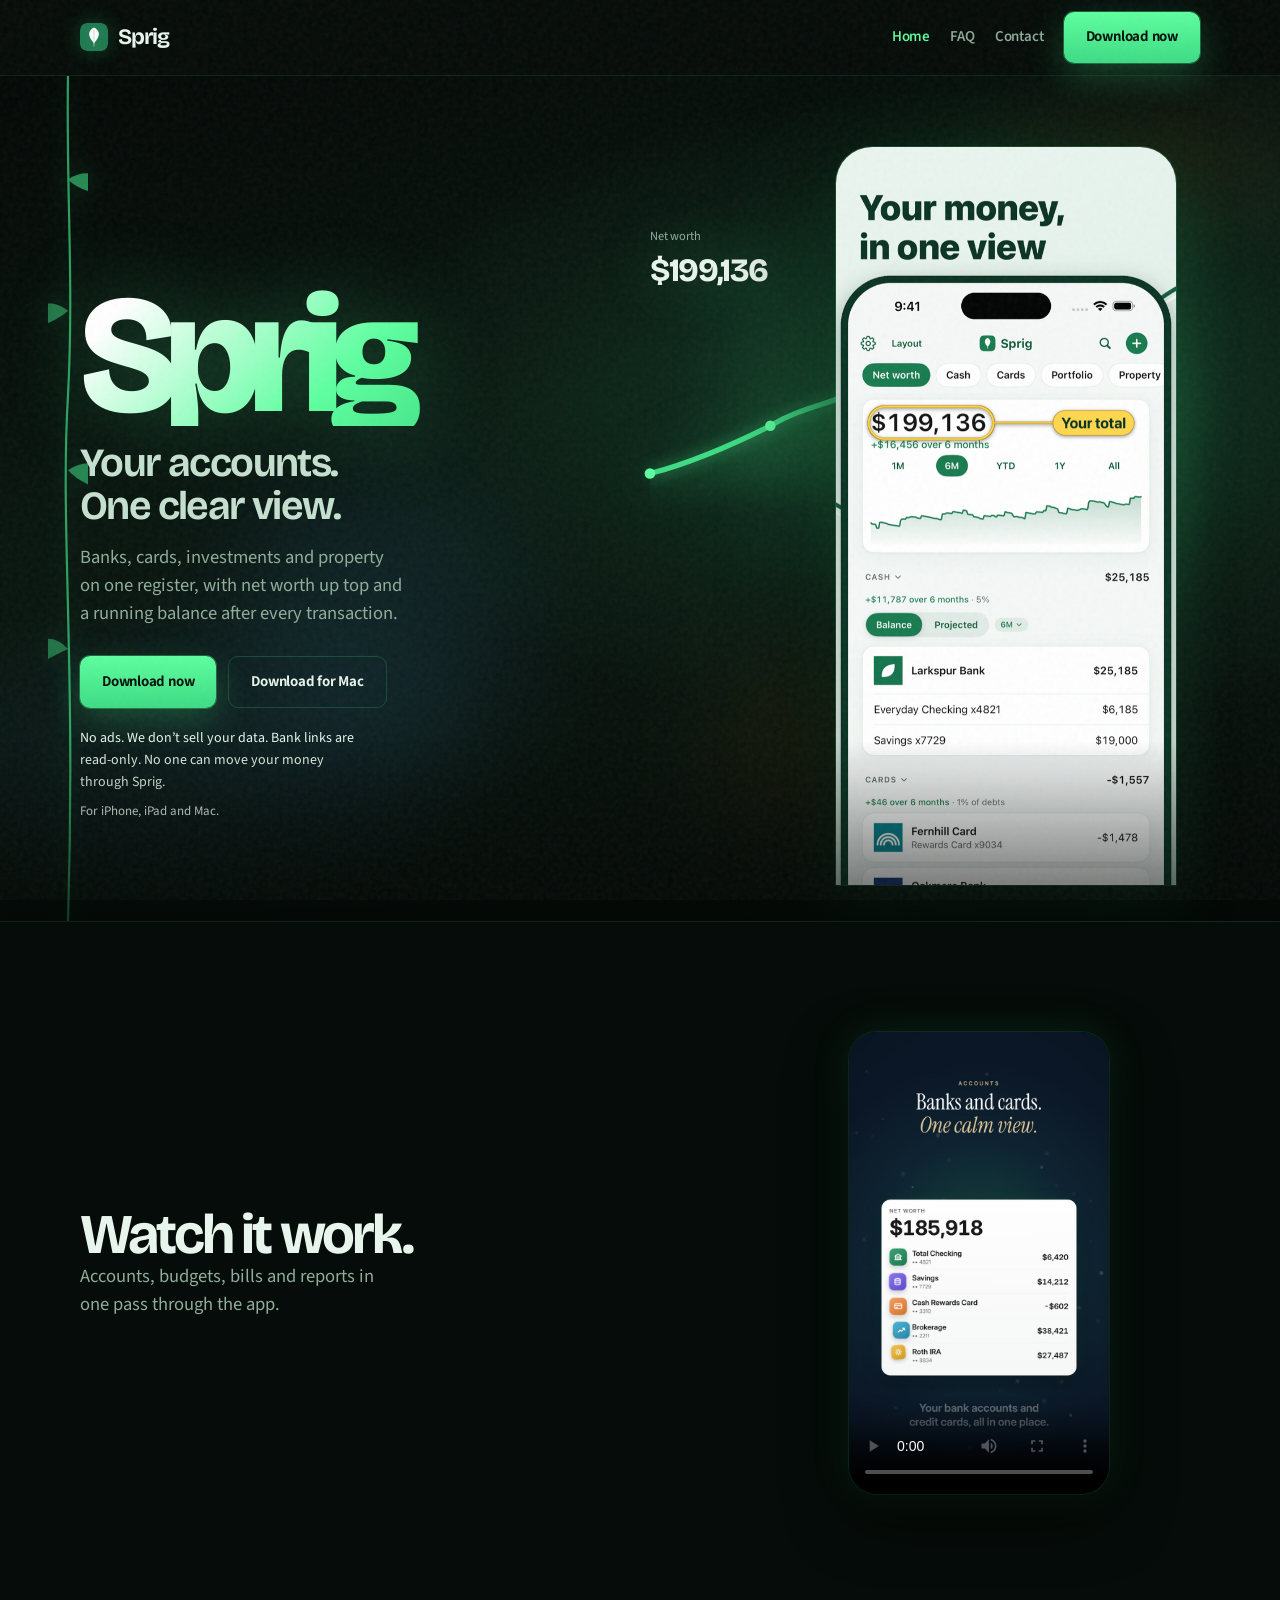
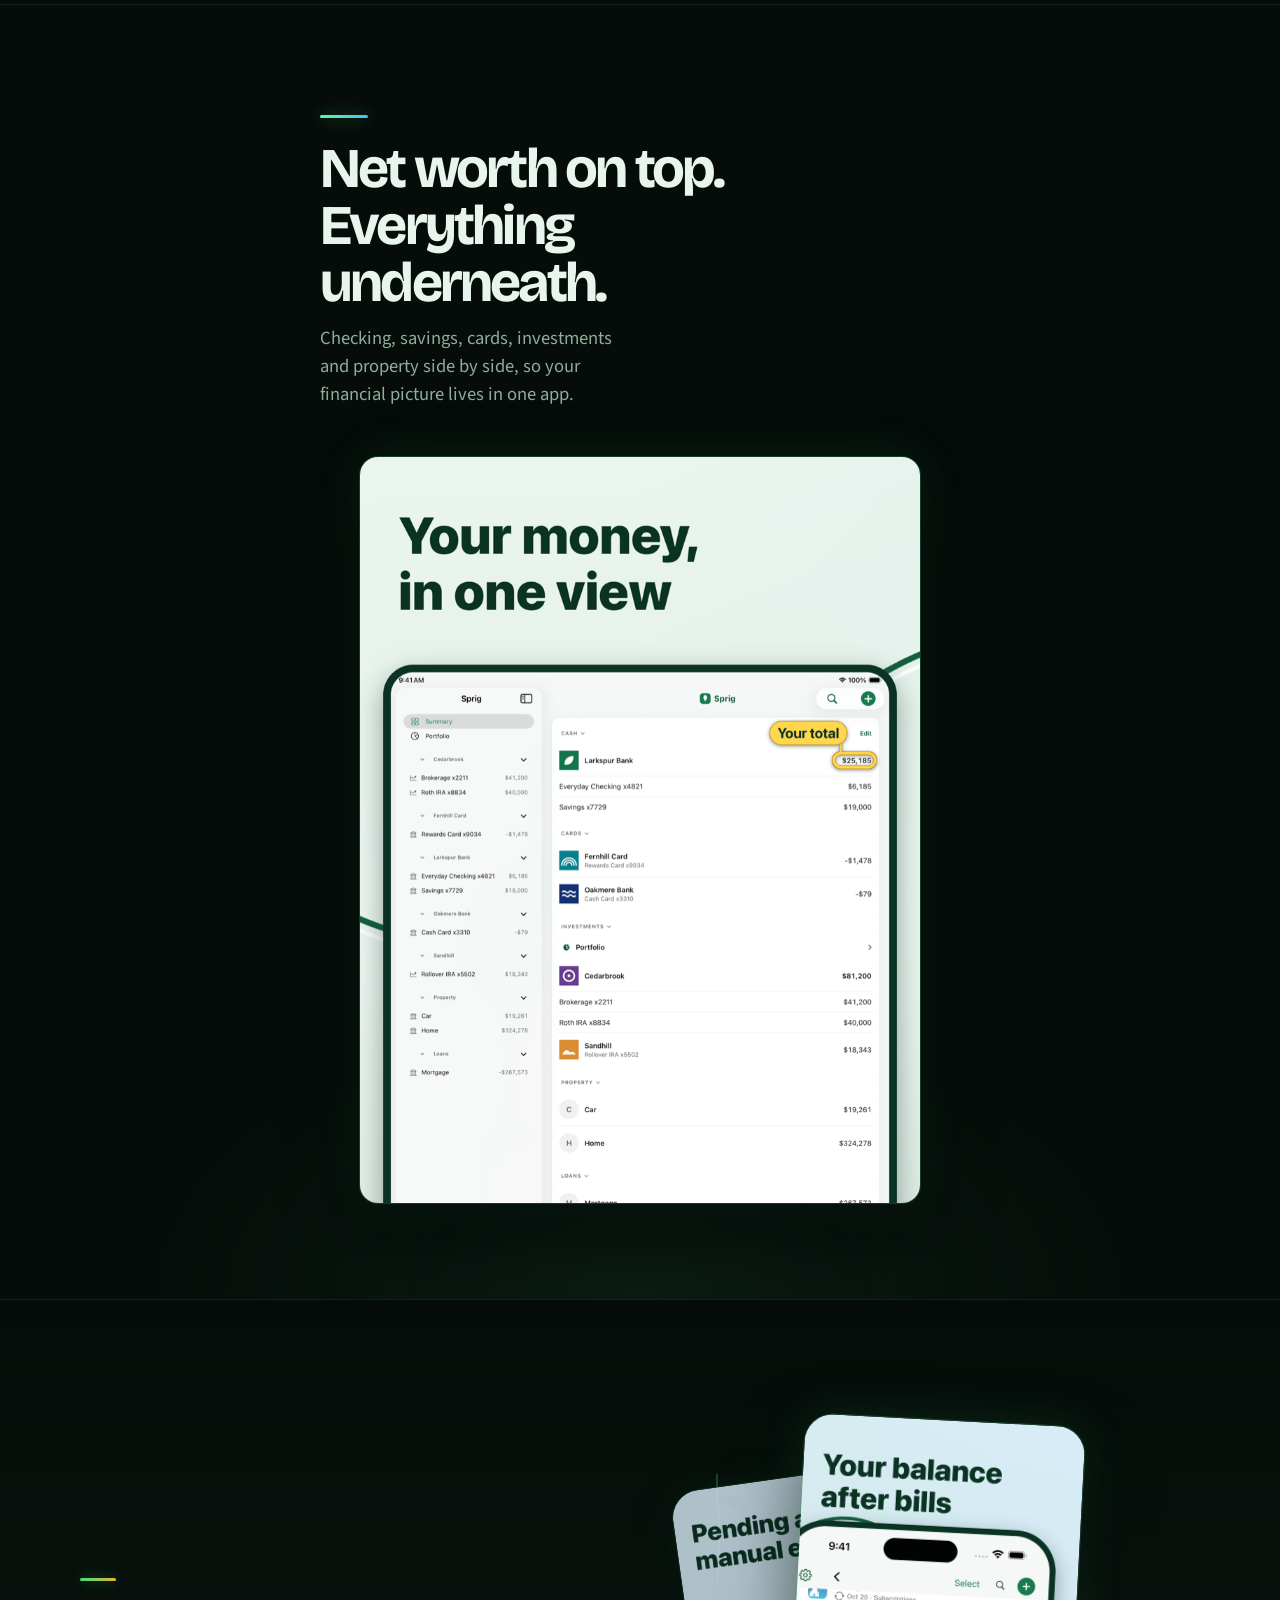
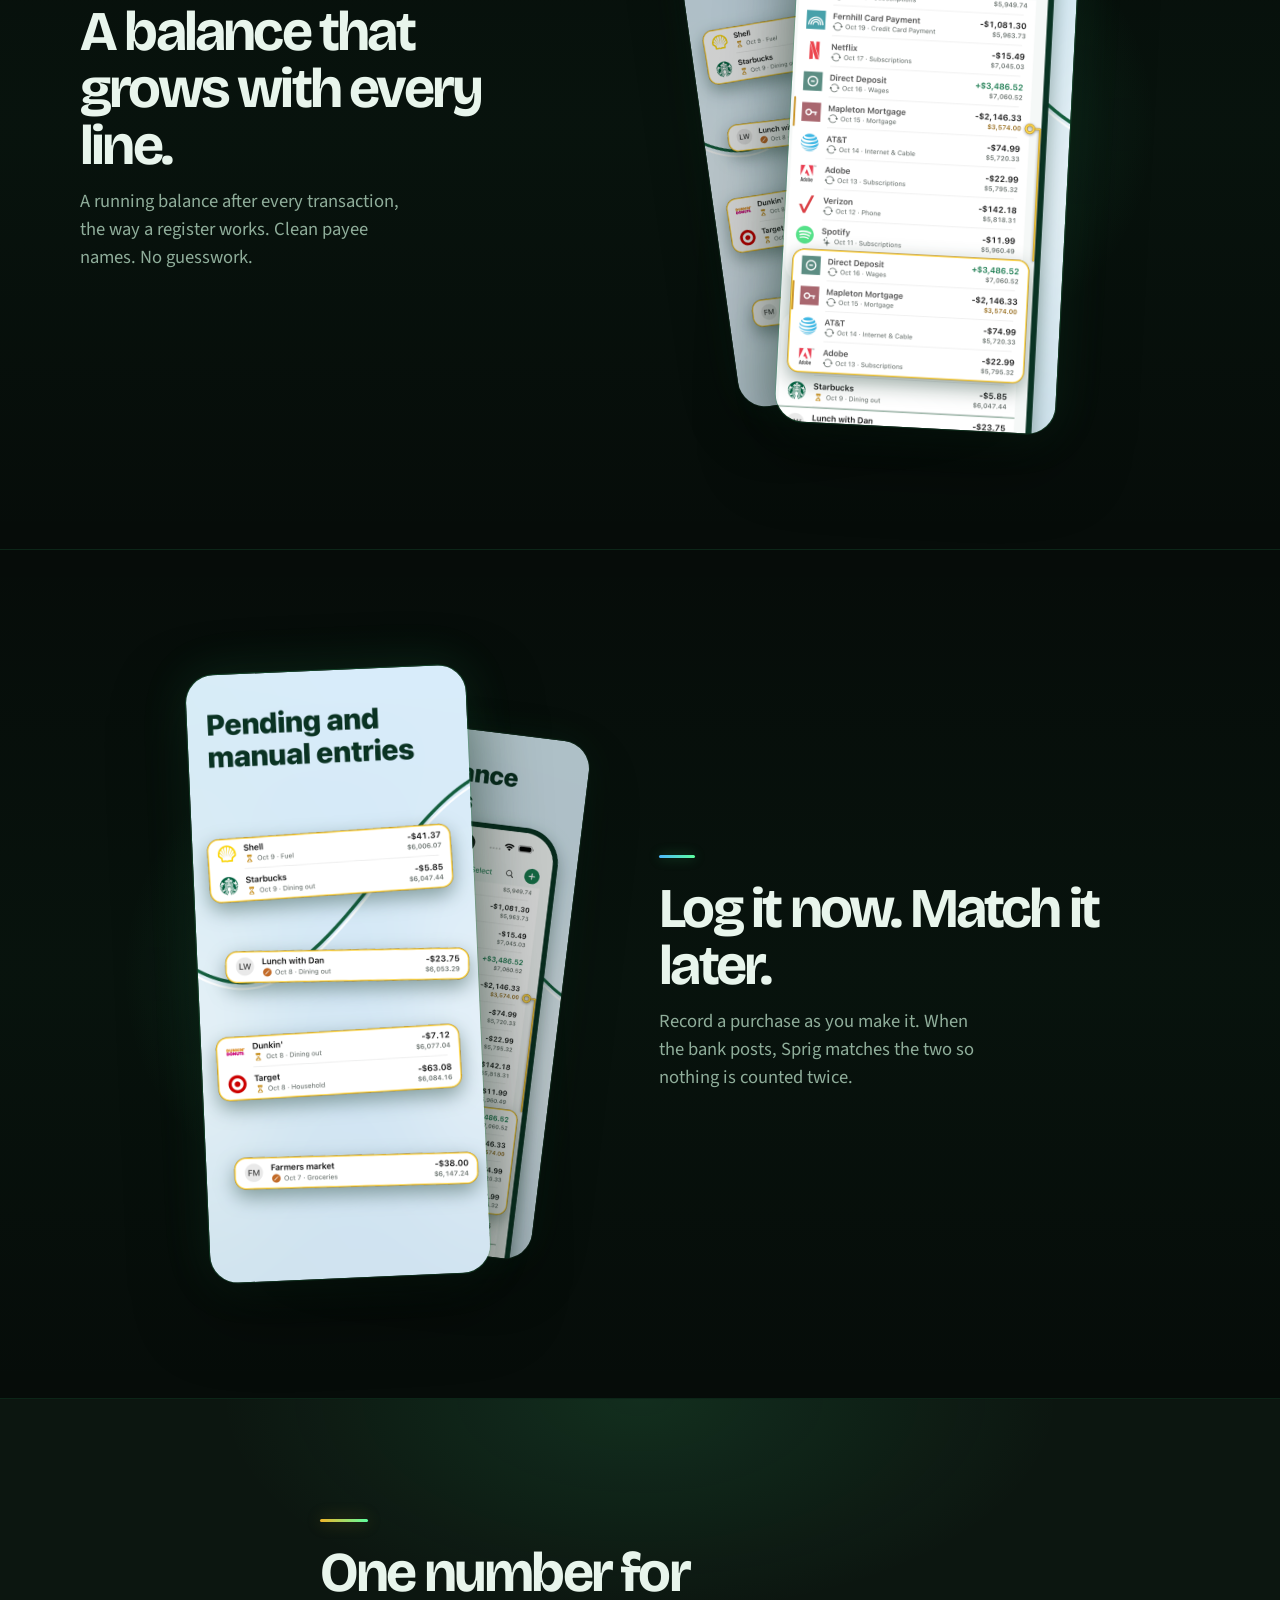
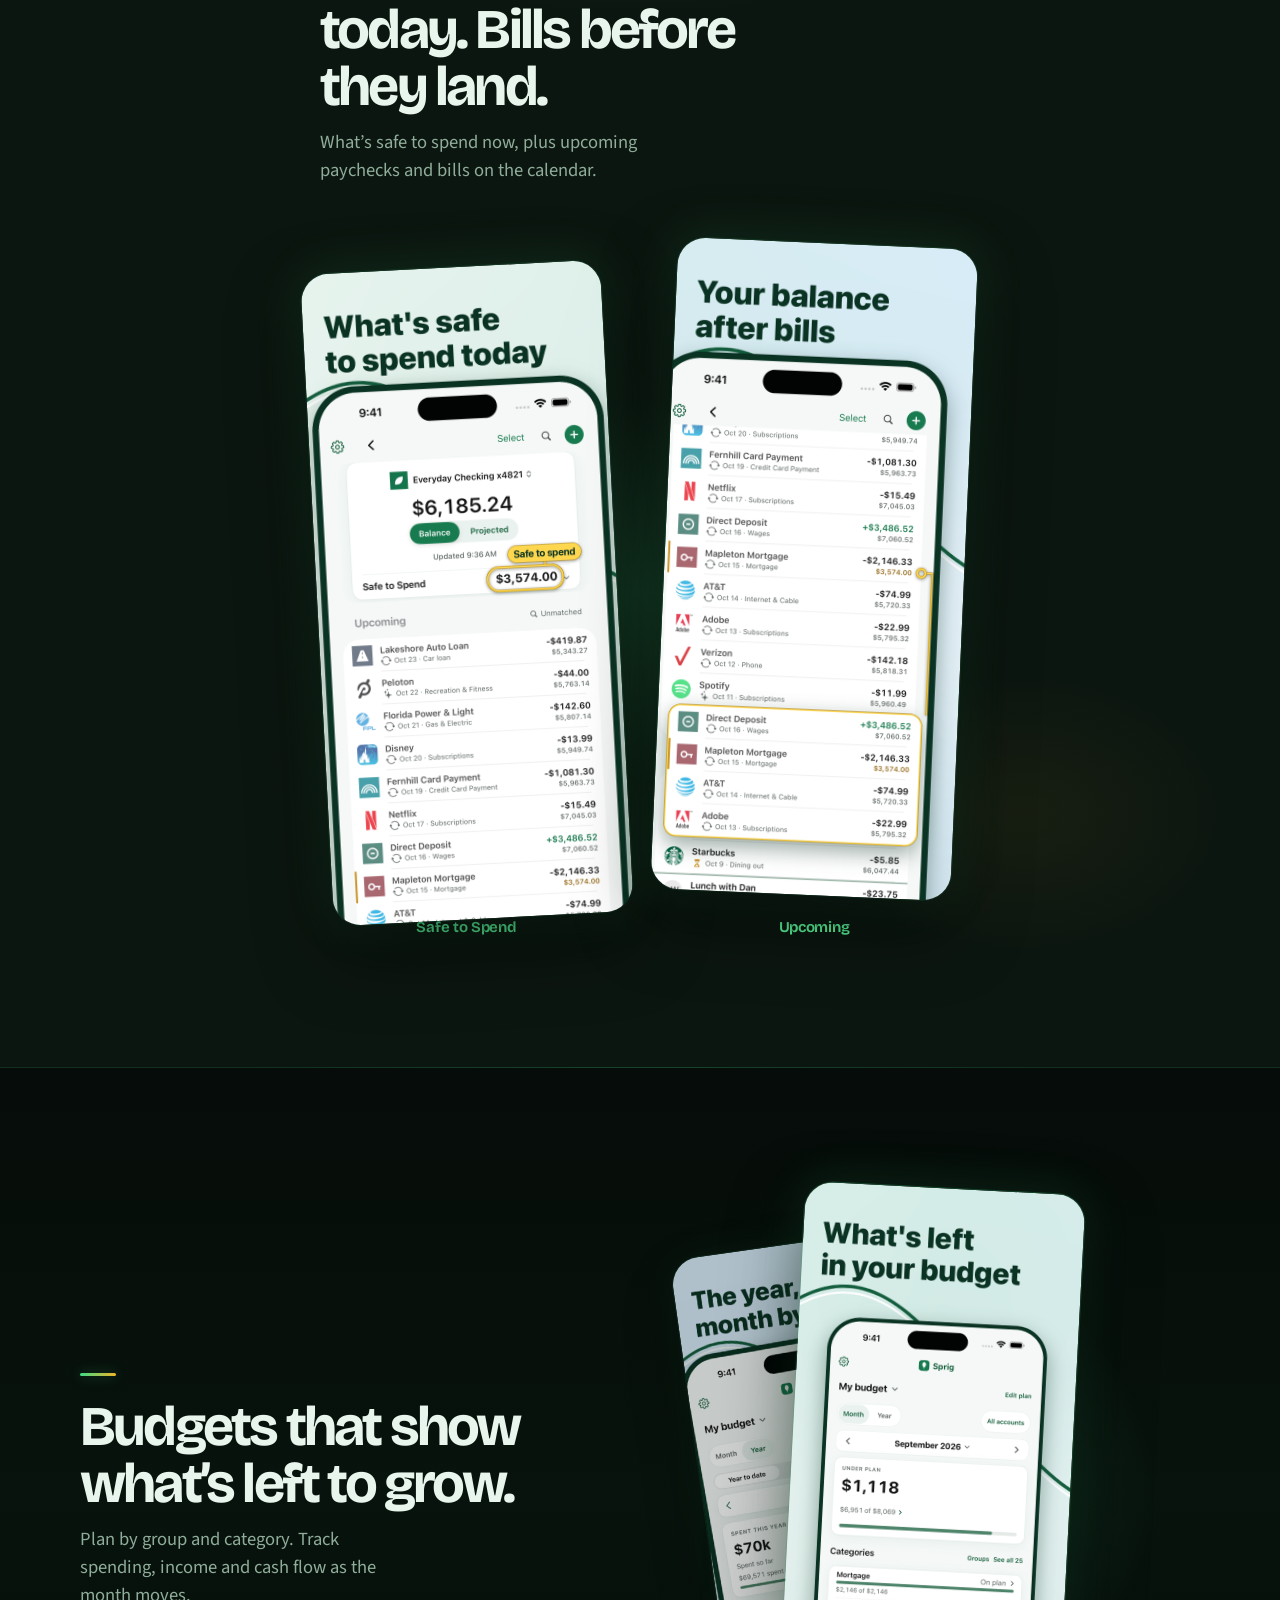
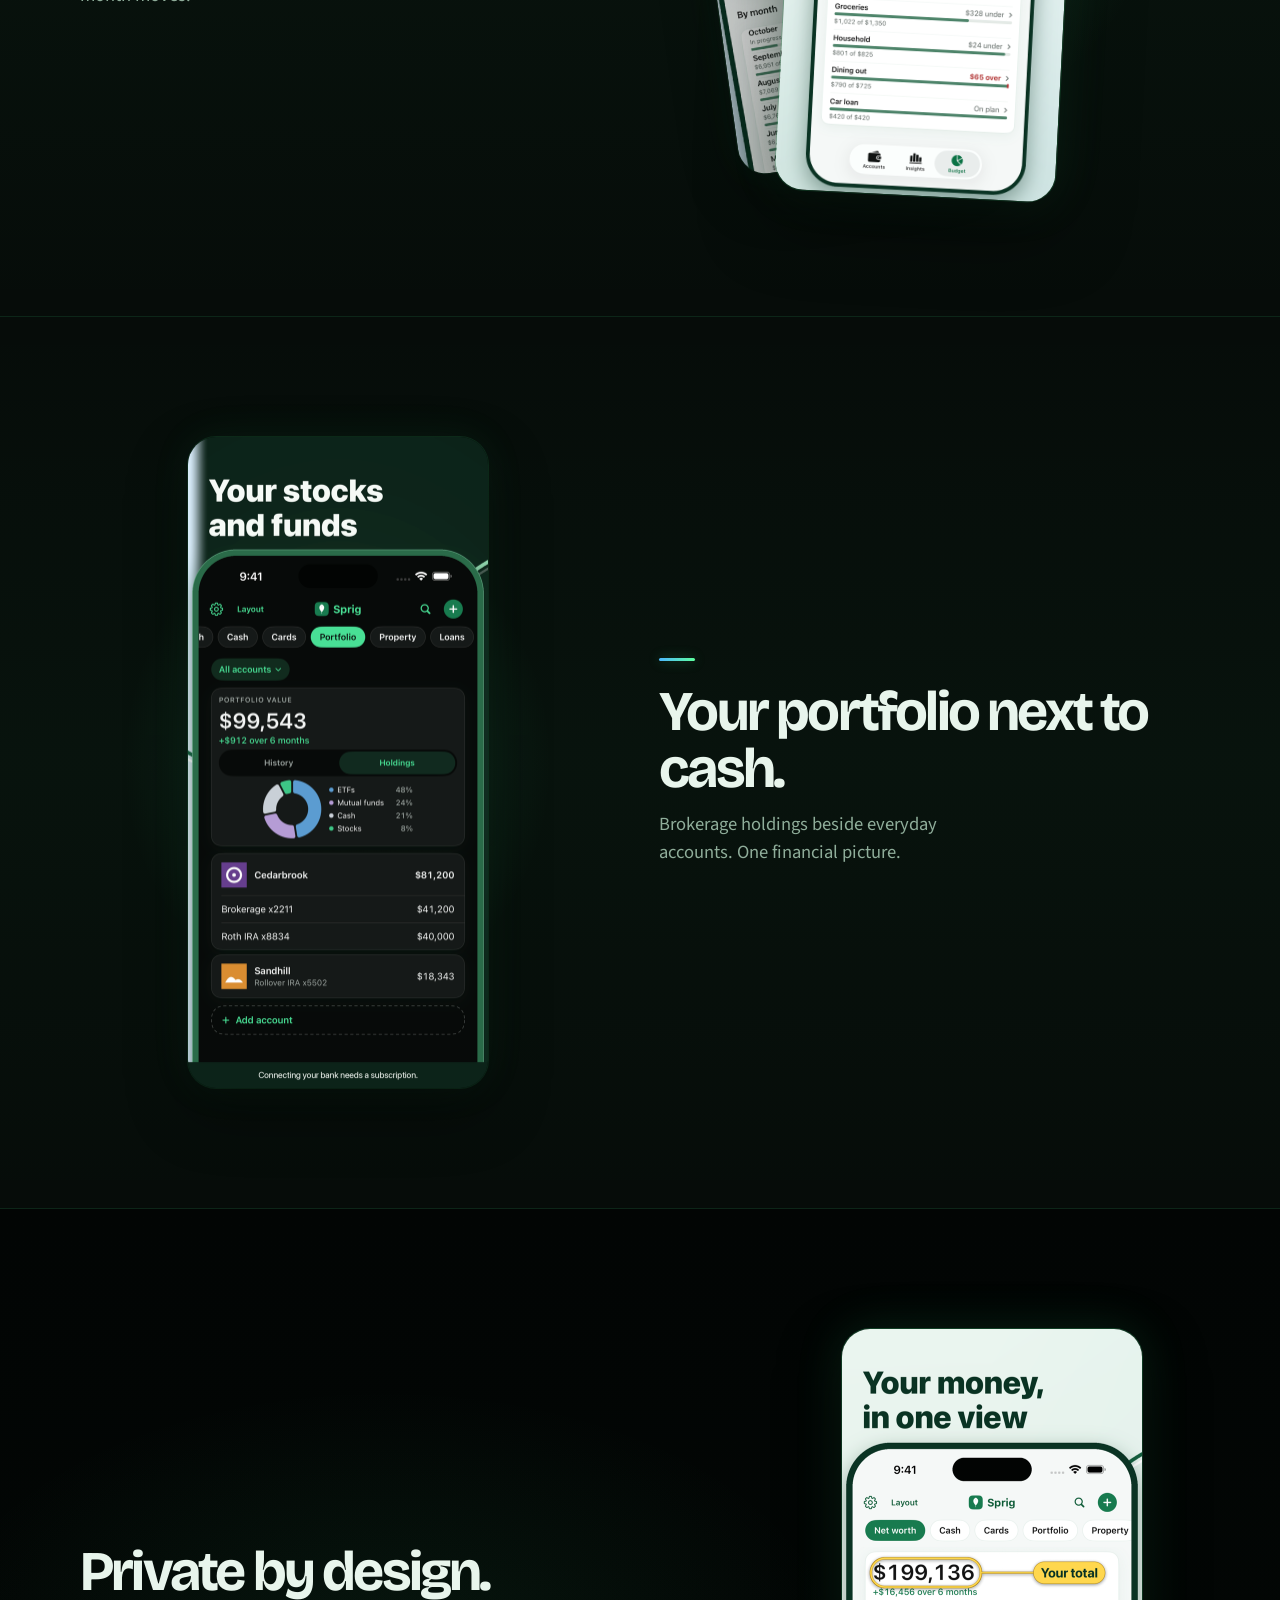
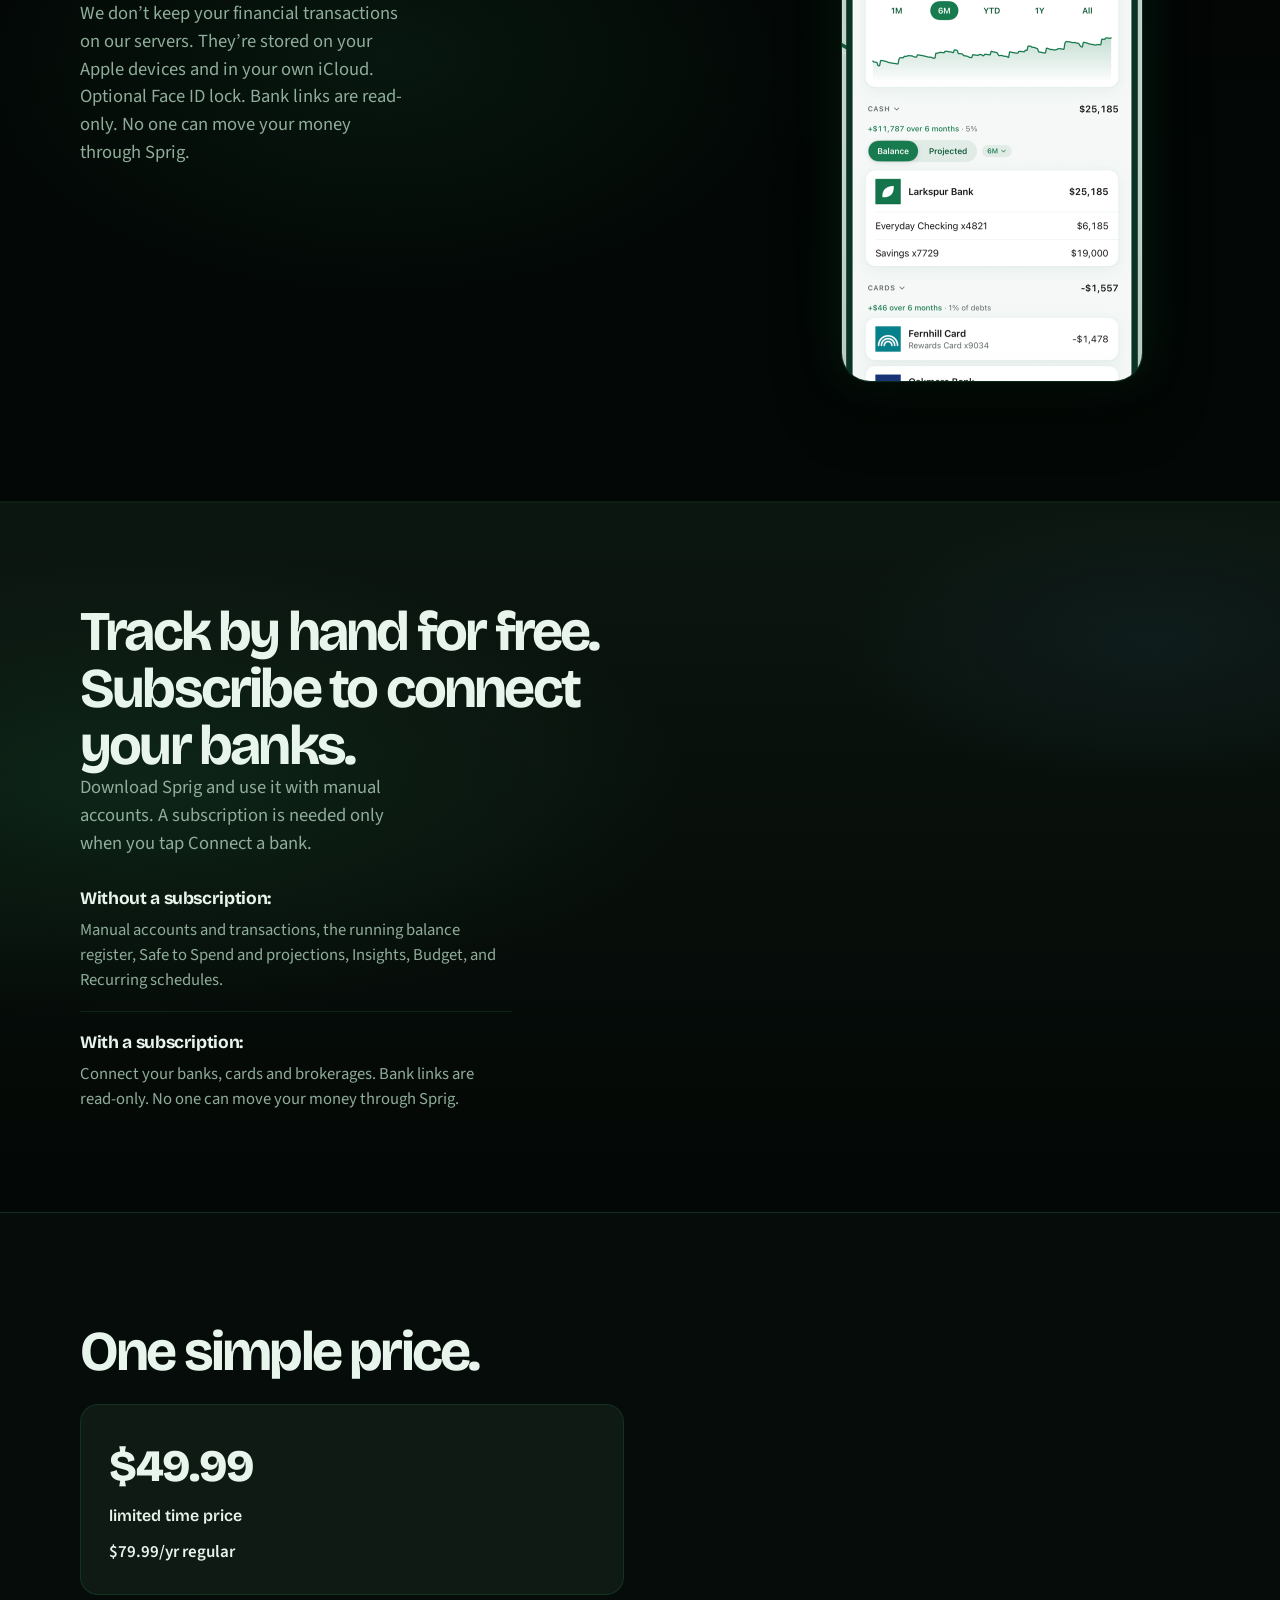
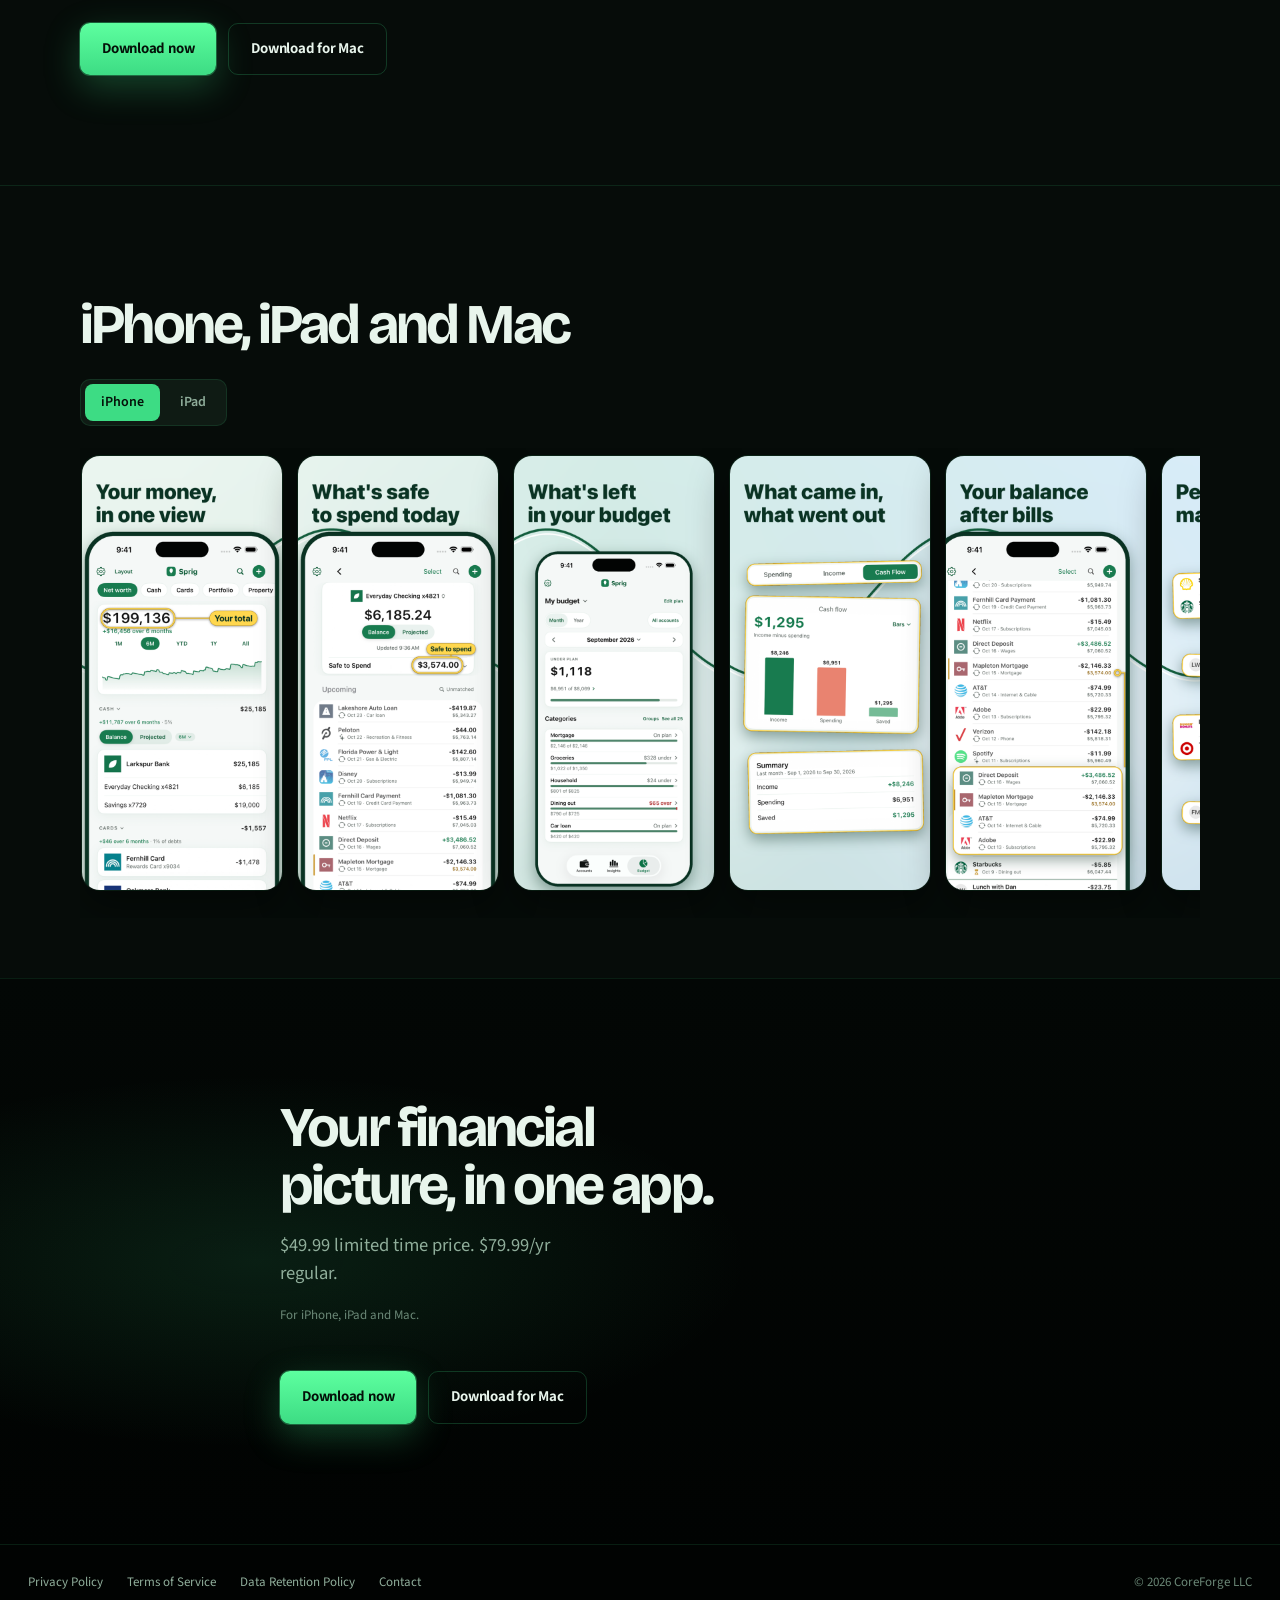
<file: index.html>
<!DOCTYPE html>
<html lang="en">
<head>
<script>document.documentElement.classList.add("html-js");</script>
<meta charset="UTF-8" />
<meta name="viewport" content="width=device-width, initial-scale=1.0" />
<link rel="icon" type="image/png" href="/favicon.png" />
<title>Sprig Finance: Money &amp; Budget | Your accounts in one clear view</title>
<meta name="description" content="Your bank, card and investment accounts in one clear view, with a running balance after every transaction. Budgets, Safe to Spend and net worth for iPhone, iPad and Mac." />
<link rel="canonical" href="https://heysprig.com/" />
<meta name="apple-itunes-app" content="app-id=6784408208" />
<meta property="og:title" content="Sprig Finance: Money &amp; Budget" />
<meta property="og:description" content="Your accounts, investments and budgets in one simple view. For iPhone, iPad and Mac." />
<meta property="og:url" content="https://heysprig.com/" />
<meta property="og:type" content="website" />
<meta property="og:image" content="https://heysprig.com/video/sprig-promo-poster.jpg" />
<link rel="preconnect" href="https://fonts.googleapis.com" />
<link rel="preconnect" href="https://fonts.gstatic.com" crossorigin />
<link href="https://fonts.googleapis.com/css2?family=Bricolage+Grotesque:opsz,wght@12..96,500..800&family=Source+Sans+3:wght@400;500;600;700&display=swap" rel="stylesheet" />
<link rel="stylesheet" href="/css/site.css?v=20261119a" />
<style>
.price-block{margin-top:24px;max-width:34rem;padding:28px;border:1px solid var(--line);border-radius:18px;background:var(--surface);color:var(--ink)}
.price-main{margin:0;font-family:var(--display);font-size:clamp(2rem,5vw,2.8rem);font-weight:800;letter-spacing:-.03em;color:var(--ink)}
.price-main span{display:block;font-size:1rem;font-weight:600;letter-spacing:0;margin-top:4px}
.price-regular{margin:12px 0 0;font-weight:600}
.price-block .fine{margin-top:12px}
</style>
</head>
<body>
<a class="skip" href="#main">Skip to content</a>

<header class="topbar">
  <div class="wrap topbar-inner">
    <a class="brand" href="/">
      <svg viewBox="0 0 100 100" aria-hidden="true"><rect width="100" height="100" rx="23" fill="#1E7A50"/><g fill="#fff"><path d="M48.6 70 L51.4 70 L50.6 85 L49.4 85 Z"/><path d="M50 16 C69 25 77 44 50 72 C23 44 31 25 50 16 Z"/></g><path d="M49.4 26 L50.6 26 L50.3 68 L49.7 68 Z" fill="#1E7A50"/></svg>
      Sprig
    </a>
    <div class="topbar-right">
      <nav class="nav" aria-label="Primary">
        <a href="/" aria-current="page">Home</a>
        <a href="/faq">FAQ</a>
        <a href="/contact">Contact</a>
      </nav>
      <a class="btn primary btn-nav" id="nav-cta" href="https://apps.apple.com/us/app/sprig-finance-money-budget/id6784408208" target="_blank" rel="noopener">Download now</a>
      <button class="nav-toggle" type="button" aria-expanded="false" aria-controls="nav-panel" aria-label="Open menu">
        <span></span><span></span><span></span>
      </button>
    </div>
  </div>
</header>
<div class="nav-panel" id="nav-panel">
  <a href="/" aria-current="page">Home</a>
  <a href="/faq">FAQ</a>
  <a href="/contact">Contact</a>
  <a class="btn primary" id="nav-download-panel" href="https://apps.apple.com/us/app/sprig-finance-money-budget/id6784408208" target="_blank" rel="noopener">Download now</a>
        <a class="btn ghost" id="nav-download-panel-mac" href="https://apps.apple.com/us/app/sprig-finance-money-budget/id6784408208?platform=mac" target="_blank" rel="noopener">Download for Mac</a>
</div>

<!-- Growth ledger hero: stem motif + rising register, not a centered dark SaaS hero -->
<section class="grow-hero" aria-label="Sprig">
  <div class="hero-orbs" aria-hidden="true">
    <span class="orb orb-green"></span>
    <span class="orb orb-sky"></span>
    <span class="orb orb-amber"></span>
  </div>
  <div class="stem" aria-hidden="true">
    <svg class="stem-svg" viewBox="0 0 40 900" preserveAspectRatio="none">
      <path class="stem-path" d="M20 0 C18 120, 26 220, 20 340 C12 480, 28 620, 20 900" fill="none" stroke="#3ddc84" stroke-width="2.2"/>
      <g class="stem-leaves" fill="#3ddc84">
        <path d="M20 110 C42 95, 58 108, 62 128 C40 124, 26 118, 20 110Z" opacity=".85"/>
        <path d="M20 250 C-2 232, -16 248, -18 270 C2 264, 14 256, 20 250Z" opacity=".7"/>
        <path d="M20 420 C44 402, 68 418, 72 448 C46 440, 28 430, 20 420Z" opacity=".8"/>
        <path d="M20 610 C0 588, -22 602, -24 632 C0 622, 12 614, 20 610Z" opacity=".65"/>
      </g>
    </svg>
  </div>

  <div class="wrap grow-hero-grid">
    <div class="grow-copy">
      <h1 class="grow-brand">Sprig</h1>
      <p class="grow-line">Your accounts.<br>One clear view.</p>
      <p class="lead">Banks, cards, investments and property on one register, with net worth up top and a running balance after every transaction.</p>
      <div class="hero-actions">
        <a class="btn primary" id="cta-download" href="https://apps.apple.com/us/app/sprig-finance-money-budget/id6784408208" target="_blank" rel="noopener">Download now</a>
        <a class="btn ghost" id="cta-download-mac" href="https://apps.apple.com/us/app/sprig-finance-money-budget/id6784408208?platform=mac" target="_blank" rel="noopener">Download for Mac</a>
      </div>
      <p class="hero-meta">No ads. We don’t sell your data. Bank links are read-only. No one can move your money through Sprig.
        <span class="plat">For iPhone, iPad and Mac.</span>
      </p>
    </div>

    <div class="growth-viz" aria-hidden="true">
      <svg class="growth-chart" viewBox="0 0 420 360" role="img">
        <defs>
          <linearGradient id="leafFill" x1="0" y1="0" x2="0" y2="1">
            <stop offset="0%" stop-color="#3ddc84" stop-opacity=".45"/>
            <stop offset="100%" stop-color="#3ddc84" stop-opacity="0"/>
          </linearGradient>
        </defs>
        <text x="24" y="36" class="gv-label">Net worth</text>
        <text x="24" y="78" class="gv-value">$199,136</text>
        <path class="gv-area" d="M24 280 C70 268, 110 250, 150 230 C200 200, 240 210, 280 160 C320 110, 360 95, 396 70 L396 320 L24 320 Z" fill="url(#leafFill)"/>
        <path class="gv-line" d="M24 280 C70 268, 110 250, 150 230 C200 200, 240 210, 280 160 C320 110, 360 95, 396 70" fill="none" stroke="#3ddc84" stroke-width="5.5" stroke-linecap="round"/>
        <g class="gv-nodes" fill="#5dff9f">
          <circle cx="24" cy="280" r="5.5"/>
          <circle cx="150" cy="230" r="5.5"/>
          <circle cx="280" cy="160" r="5.5"/>
          <circle cx="396" cy="70" r="7" fill="#3ddc84"/>
        </g>
        <g class="gv-sprig" fill="#5dff9f">
          <path d="M396 70 C410 52, 424 58, 428 74 C414 72, 402 70, 396 70Z"/>
        </g>
      </svg>
      <div class="growth-phone">
        <img src="/screenshots/iphone/1.png" alt="" loading="eager">
      </div>
    </div>
  </div>
</section>

<main id="main">
  <!-- Section order: Video → Register → Match → Safe → Budgets → Portfolio → Private → Price → Gallery -->
  <section class="video-band" id="video">
    <div class="wrap video-shell">
      <div class="reveal">
        <h2>Watch it work.</h2>
        <p class="lead">Accounts, budgets, bills and reports in one pass through the app.</p>
      </div>
      <div class="reveal">
        <div class="video-phone">
          <video controls playsinline preload="metadata" poster="/video/sprig-promo-poster.jpg" aria-label="Sprig promo video">
            <source src="/video/sprig-promo.mp4" type="video/mp4">
            Your browser can’t play this video.
          </video>
        </div>
      </div>
    </div>
  </section>

  <section class="ledger" id="accounts">
    <div class="wrap ledger-head reveal">
      <h2>Net worth on top. Everything underneath.</h2>
      <p class="lead">Checking, savings, cards, investments and property side by side, so your financial picture lives in one app.</p>
    </div>
    <div class="ledger-device reveal">
      <img class="shot ipad" src="/screenshots/ipad/1.png" alt="Sprig accounts and net worth on iPad" loading="lazy">
    </div>
  </section>

  <section class="frond">
    <div class="wrap frond-grid">
      <div class="frond-copy reveal">
        <h2>A balance that grows with every line.</h2>
        <p class="lead">A running balance after every transaction, the way a register works. Clean payee names. No guesswork.</p>
      </div>
      <div class="frond-visual reveal frond-pair">
        <svg class="frond-mark" viewBox="0 0 120 200" aria-hidden="true">
          <path d="M60 8 C58 60, 70 100, 60 190" fill="none" stroke="currentColor" stroke-width="2"/>
          <path d="M60 48 C88 36, 108 48, 112 72 C84 68, 68 58, 60 48Z"/>
          <path d="M60 96 C32 82, 12 96, 10 122 C36 116, 52 106, 60 96Z"/>
          <path d="M60 148 C90 134, 112 148, 114 176 C86 168, 68 156, 60 148Z"/>
        </svg>
        <img class="shot phone phone-back" src="/screenshots/iphone/7.png" alt="" loading="lazy" aria-hidden="true">
        <img class="shot phone phone-front" src="/screenshots/iphone/6.png" alt="Sprig running balance register on iPhone" loading="lazy">
      </div>
    </div>
  </section>

  <section class="frond invert">
    <div class="wrap frond-grid">
      <div class="frond-copy reveal">
        <h2>Log it now. Match it later.</h2>
        <p class="lead">Record a purchase as you make it. When the bank posts, Sprig matches the two so nothing is counted twice.</p>
      </div>
      <div class="frond-visual reveal frond-pair">
        <img class="shot phone phone-back" src="/screenshots/iphone/6.png" alt="" aria-hidden="true">
        <img class="shot phone phone-front" src="/screenshots/iphone/7.png" alt="Sprig manual and pending transactions on iPhone">
      </div>
    </div>
  </section>

  <section class="canopy">
    <div class="wrap canopy-copy reveal">
      <h2>One number for today. Bills before they land.</h2>
      <p class="lead">What’s safe to spend now, plus upcoming paychecks and bills on the calendar.</p>
    </div>
    <div class="canopy-row reveal">
      <figure>
        <img src="/screenshots/iphone/2.png" alt="Sprig Safe to Spend on iPhone">
        <figcaption>Safe to Spend</figcaption>
      </figure>
      <figure>
        <img src="/screenshots/iphone/6.png" alt="Sprig upcoming bills on the register">
        <figcaption>Upcoming</figcaption>
      </figure>
    </div>
  </section>

  <section class="frond">
    <div class="wrap frond-grid">
      <div class="frond-copy reveal">
        <h2>Budgets that show what’s left to grow.</h2>
        <p class="lead">Plan by group and category. Track spending, income and cash flow as the month moves.</p>
      </div>
      <div class="frond-visual reveal frond-pair">
        <img class="shot phone phone-back" src="/screenshots/iphone/8.png" alt="" aria-hidden="true">
        <img class="shot phone phone-front" src="/screenshots/iphone/4.png" alt="Sprig monthly budget on iPhone">
      </div>
    </div>
  </section>

  <section class="frond invert">
    <div class="wrap frond-grid">
      <div class="frond-copy reveal">
        <h2>Your portfolio next to cash.</h2>
        <p class="lead">Brokerage holdings beside everyday accounts. One financial picture.</p>
      </div>
      <div class="frond-visual reveal">
        <img class="shot phone" src="/screenshots/iphone/9.png" alt="Sprig investment portfolio on iPhone" loading="lazy">
      </div>
    </div>
  </section>

  <section class="soil" id="security">
    <div class="wrap soil-grid reveal">
      <div>
        <h2>Private by design.</h2>
        <p class="lead">We don’t keep your financial transactions on our servers. They’re stored on your Apple devices and in your own iCloud. Optional Face ID lock. Bank links are read-only. No one can move your money through Sprig.</p>
      </div>
      <img class="shot phone" src="/screenshots/iphone/1.png" alt="Sprig accounts on your Apple devices" loading="lazy">
    </div>
  </section>

  <section class="testdrive-band" id="start">
    <div class="wrap reveal">
      <h2>Track by hand for free. Subscribe to connect your banks.</h2>
      <p class="lead">Download Sprig and use it with manual accounts. A subscription is needed only when you tap Connect a bank.</p>
      <ul class="testdrive-list">
        <li><strong>Without a subscription:</strong> Manual accounts and transactions, the running balance register, Safe to Spend and projections, Insights, Budget, and Recurring schedules.</li>
        <li><strong>With a subscription:</strong> Connect your banks, cards and brokerages. Bank links are read-only. No one can move your money through Sprig.</li>
      </ul>
    </div>
  </section>

  <section class="price-band" id="price">
    <div class="wrap reveal">
      <h2>One simple price.</h2>
      <div class="price-block">
        <p class="price-main">$49.99<span>limited time price</span></p>
        <p class="price-regular">$79.99/yr regular</p>
      </div>
      <div class="hero-actions" style="margin-top:28px">
        <a class="btn primary" id="cta-download-2" href="https://apps.apple.com/us/app/sprig-finance-money-budget/id6784408208" target="_blank" rel="noopener">Download now</a>
        <a class="btn ghost" id="cta-download-2-mac" href="https://apps.apple.com/us/app/sprig-finance-money-budget/id6784408208?platform=mac" target="_blank" rel="noopener">Download for Mac</a>
      </div>
    </div>
  </section>

  <section class="gallery-band" id="gallery">
    <div class="wrap">
      <div class="reveal">
        <h2>iPhone, iPad and Mac</h2>
      </div>
      <div class="tabs" id="tabs" role="tablist" aria-label="Device screenshots"></div>
      <div class="shot-row" id="row"></div>
    </div>
  </section>
</main>

<section class="closing">
  <div class="wrap">
    <h2>Your financial picture, in one app.</h2>
    <p class="lead">$49.99 limited time price. $79.99/yr regular.</p>
    <p class="fine">For iPhone, iPad and Mac.</p>
    <div class="hero-actions">
      <a class="btn primary" id="cta2-download" href="https://apps.apple.com/us/app/sprig-finance-money-budget/id6784408208" target="_blank" rel="noopener">Download now</a>
        <a class="btn ghost" id="cta2-download-mac" href="https://apps.apple.com/us/app/sprig-finance-money-budget/id6784408208?platform=mac" target="_blank" rel="noopener">Download for Mac</a>
    </div>
  </div>
</section>

<footer class="site-footer">
  <a href="/privacy">Privacy Policy</a>
  <a href="/terms">Terms of Service</a>
  <a href="/data-retention">Data Retention Policy</a>
  <a href="/contact">Contact</a>
  <span>© 2026 CoreForge LLC</span>
</footer>

<script>
var APP_STORE_URL = "https://apps.apple.com/us/app/sprig-finance-money-budget/id6784408208";
var SHOTS = {
  iPhone:{dir:"/screenshots/iphone/",cls:"iphone",files:["1.png","2.png","4.png","5.png","6.png","7.png","8.png","9.png"],alt:"Sprig on iPhone"},
  iPad:{dir:"/screenshots/ipad/",cls:"ipad",files:["1.png","2.png","3.png","4.png","5.png","6.png","7.png","8.png"],alt:"Sprig on iPad"}
};
(function(){
  var names=Object.keys(SHOTS).filter(function(k){return SHOTS[k].files.length});
  var tabs=document.getElementById("tabs"),row=document.getElementById("row");
  function show(n){
    row.innerHTML="";
    row.setAttribute("data-device", n);
    SHOTS[n].files.forEach(function(f,i){
      var card=document.createElement("div");
      card.className="shot-card shot-card--"+SHOTS[n].cls;
      var im=new Image();
      im.src=SHOTS[n].dir+f;
      im.alt=SHOTS[n].alt+" "+(i+1);
      im.loading="lazy";
      im.decoding="async";
      card.appendChild(im);
      row.appendChild(card);
    });
    Array.prototype.forEach.call(tabs.children,function(b){b.setAttribute("aria-selected",b.textContent===n)});
  }
  names.forEach(function(n){
    var b=document.createElement("button");
    b.type="button";b.textContent=n;b.setAttribute("role","tab");
    b.onclick=function(){show(n)};
    tabs.appendChild(b);
  });
  if(names.length) show(names[0]);
})();
if(APP_STORE_URL){
  ["nav-cta","nav-download-panel","cta-download","cta-download-2","cta2-download"].forEach(function(id){
    var l=document.getElementById(id);
    if(l) l.href=APP_STORE_URL;
  });
}
(function(){
  var nodes=document.querySelectorAll(".reveal");
  if(!nodes.length) return;
  if(window.matchMedia("(prefers-reduced-motion: reduce)").matches){
    document.documentElement.classList.remove("html-js");
    return;
  }
  if(!("IntersectionObserver" in window)){
    nodes.forEach(function(n){n.classList.add("in")});
    return;
  }
  var io=new IntersectionObserver(function(entries){
    entries.forEach(function(e){
      if(e.isIntersecting){e.target.classList.add("in");io.unobserve(e.target)}
    });
  },{rootMargin:"0px 0px -10% 0px",threshold:0.1});
  nodes.forEach(function(n){io.observe(n)});
})();
</script>
<script src="/js/nav.js"></script>
</body>
</html>
</file>
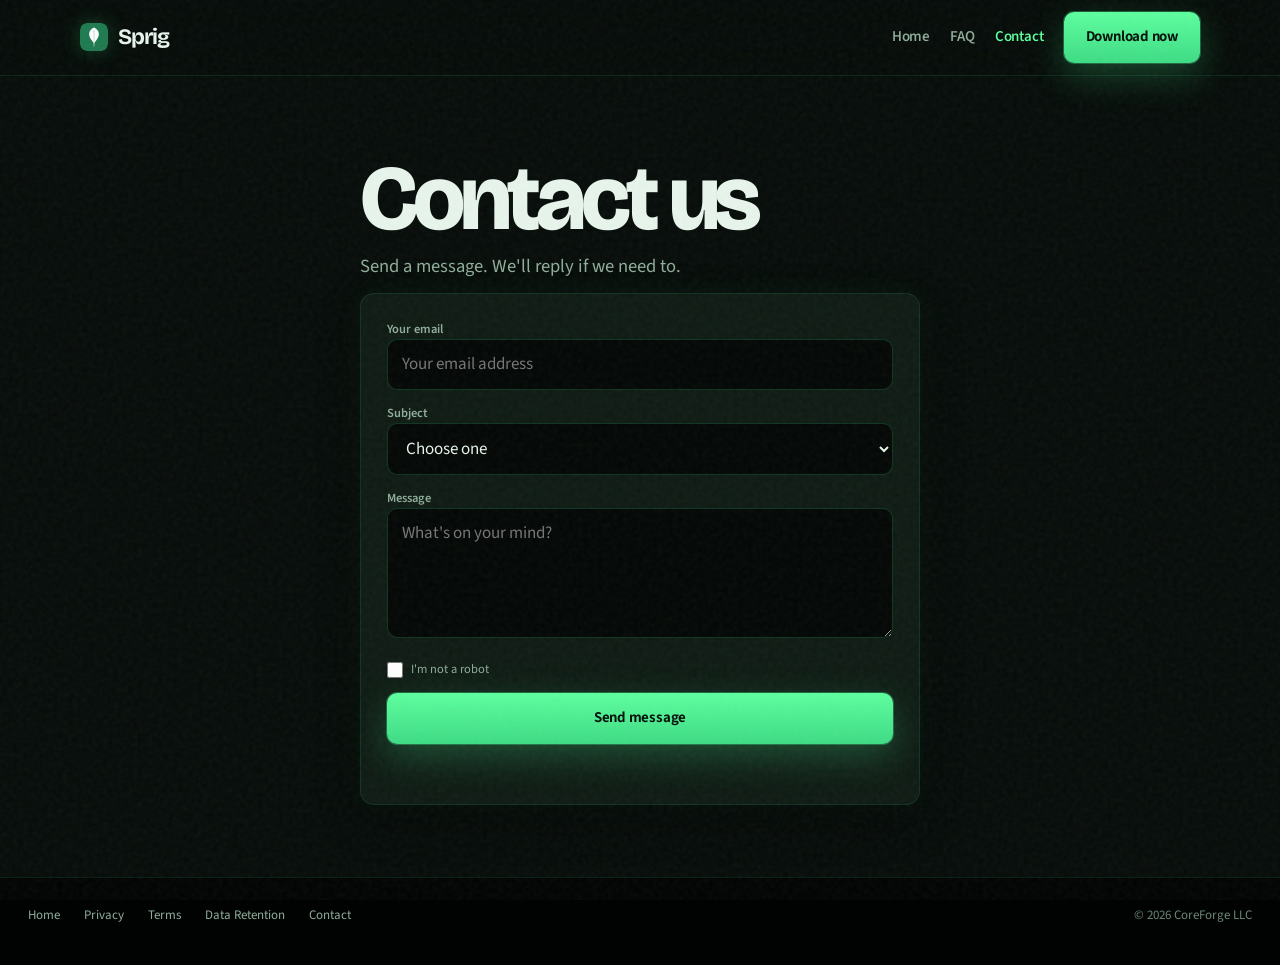
<file: contact/index.html>
<!DOCTYPE html>
<html lang="en">
<head>
<meta charset="UTF-8" />
<meta name="viewport" content="width=device-width, initial-scale=1.0" />
<link rel="icon" type="image/png" href="/favicon.png" />
<title>Contact | Sprig</title>
<meta name="description" content="Get in touch with the Sprig team." />
<link rel="preconnect" href="https://fonts.googleapis.com" />
<link rel="preconnect" href="https://fonts.gstatic.com" crossorigin />
<link href="https://fonts.googleapis.com/css2?family=Bricolage+Grotesque:opsz,wght@12..96,500..800&family=Source+Sans+3:wght@400;500;600;700&display=swap" rel="stylesheet" />
<link rel="stylesheet" href="/css/site.css" />
<style>
.contact-main{max-width:560px;margin:0 auto;padding:28px 0 72px}
</style>
</head>
<body>
<a class="skip" href="#contact-form">Skip to form</a>
<header class="topbar">
  <div class="wrap topbar-inner">
    <a class="brand" href="/">
      <svg viewBox="0 0 100 100" aria-hidden="true"><rect width="100" height="100" rx="23" fill="#1E7A50"/><g fill="#fff"><path d="M48.6 70 L51.4 70 L50.6 85 L49.4 85 Z"/><path d="M50 16 C69 25 77 44 50 72 C23 44 31 25 50 16 Z"/></g><path d="M49.4 26 L50.6 26 L50.3 68 L49.7 68 Z" fill="#1E7A50"/></svg>
      Sprig
    </a>
    <div class="topbar-right">
      <nav class="nav" aria-label="Primary">
        <a href="/">Home</a>
        <a href="/faq">FAQ</a>
        <a href="/contact" aria-current="page">Contact</a>
      </nav>
      <a class="btn primary btn-nav" href="https://apps.apple.com/us/app/sprig-finance-money-budget/id6784408208" target="_blank" rel="noopener">Download now</a>
      <button class="nav-toggle" type="button" aria-expanded="false" aria-controls="nav-panel" aria-label="Open menu">
        <span></span><span></span><span></span>
      </button>
    </div>
  </div>
</header>
<div class="nav-panel" id="nav-panel">
  <a href="/">Home</a>
  <a href="/faq">FAQ</a>
  <a href="/contact" aria-current="page">Contact</a>
  <a class="btn primary" id="nav-download-panel" href="https://apps.apple.com/us/app/sprig-finance-money-budget/id6784408208" target="_blank" rel="noopener">Download now</a>
        <a class="btn ghost" id="nav-download-panel-mac" href="https://apps.apple.com/us/app/sprig-finance-money-budget/id6784408208?platform=mac" target="_blank" rel="noopener">Download for Mac</a>
</div>
<main class="wrap contact-main">
  <div class="page-hero">
    <h1>Contact us</h1>
    <p class="lead">Send a message. We'll reply if we need to.</p>
  </div>

  <form class="form-card" id="contact-form">
    <div>
      <label for="email">Your email</label>
      <input type="email" id="email" name="email" placeholder="Your email address" required autocomplete="email">
    </div>
    <div>
      <label for="subject">Subject</label>
      <select id="subject" name="topic" required>
        <option value="" disabled selected>Choose one</option>
        <option value="Help">Help</option>
        <option value="Suggestion">Suggestion</option>
        <option value="Bug Report">Bug Report</option>
        <option value="Other">Other</option>
      </select>
    </div>
    <div>
      <label for="message">Message</label>
      <textarea id="message" name="message" placeholder="What's on your mind?" required></textarea>
    </div>
    <input type="text" name="botcheck" id="botcheck" style="display:none" tabindex="-1" autocomplete="off">
    <div class="checkbox-row">
      <input type="checkbox" id="not-robot" required>
      <label for="not-robot" style="margin:0;font-weight:400;color:var(--mute)">I'm not a robot</label>
    </div>
    <input type="hidden" name="access_key" value="1fc601fa-5c96-4ec0-a668-8f9daaada58f">
    <input type="hidden" name="from_name" value="Sprig Contact Form">
    <button class="btn primary full" type="submit" id="submit-btn">Send message</button>
    <p class="status" id="form-status"></p>
  </form>
</main>

<footer class="site-footer">
  <a href="/">Home</a>
  <a href="/privacy">Privacy</a>
  <a href="/terms">Terms</a>
  <a href="/data-retention">Data Retention</a>
  <a href="/contact" aria-current="page">Contact</a>
  <span>© 2026 CoreForge LLC</span>
</footer>

<script>
(function () {
  var form = document.getElementById('contact-form');
  var btn = document.getElementById('submit-btn');
  var status = document.getElementById('form-status');
  var robotCheck = document.getElementById('not-robot');

  form.addEventListener('submit', function (e) {
    e.preventDefault();
    if (!robotCheck.checked) {
      status.textContent = "Please confirm you're not a robot.";
      status.className = 'status error';
      return;
    }
    var orig = btn.textContent;
    btn.textContent = 'Sending...';
    btn.disabled = true;
    status.textContent = '';
    status.className = 'status';

    var payload = Object.fromEntries(new FormData(form));
    payload.subject = 'Sprig contact form: ' + payload.topic;
    payload.message = 'Topic: ' + payload.topic + '\n\n' + payload.message;

    fetch('https://api.web3forms.com/submit', {
      method: 'POST',
      headers: { 'Content-Type': 'application/json', 'Accept': 'application/json' },
      body: JSON.stringify(payload)
    })
      .then(function (r) { return r.json(); })
      .then(function (data) {
        if (data.success) {
          form.reset();
          form.style.display = 'none';
          status.textContent = "Thanks, we got it. We'll get back to you if needed.";
          status.className = 'status success';
        } else {
          btn.textContent = orig;
          btn.disabled = false;
          status.textContent = "Hmm, that didn't go through. Please try again.";
          status.className = 'status error';
        }
      })
      .catch(function () {
        btn.textContent = orig;
        btn.disabled = false;
        status.textContent = "Hmm, that didn't go through. Please try again.";
        status.className = 'status error';
      });
  });
})();
</script>
<script src="/js/nav.js"></script>
</body>
</html>
</file>
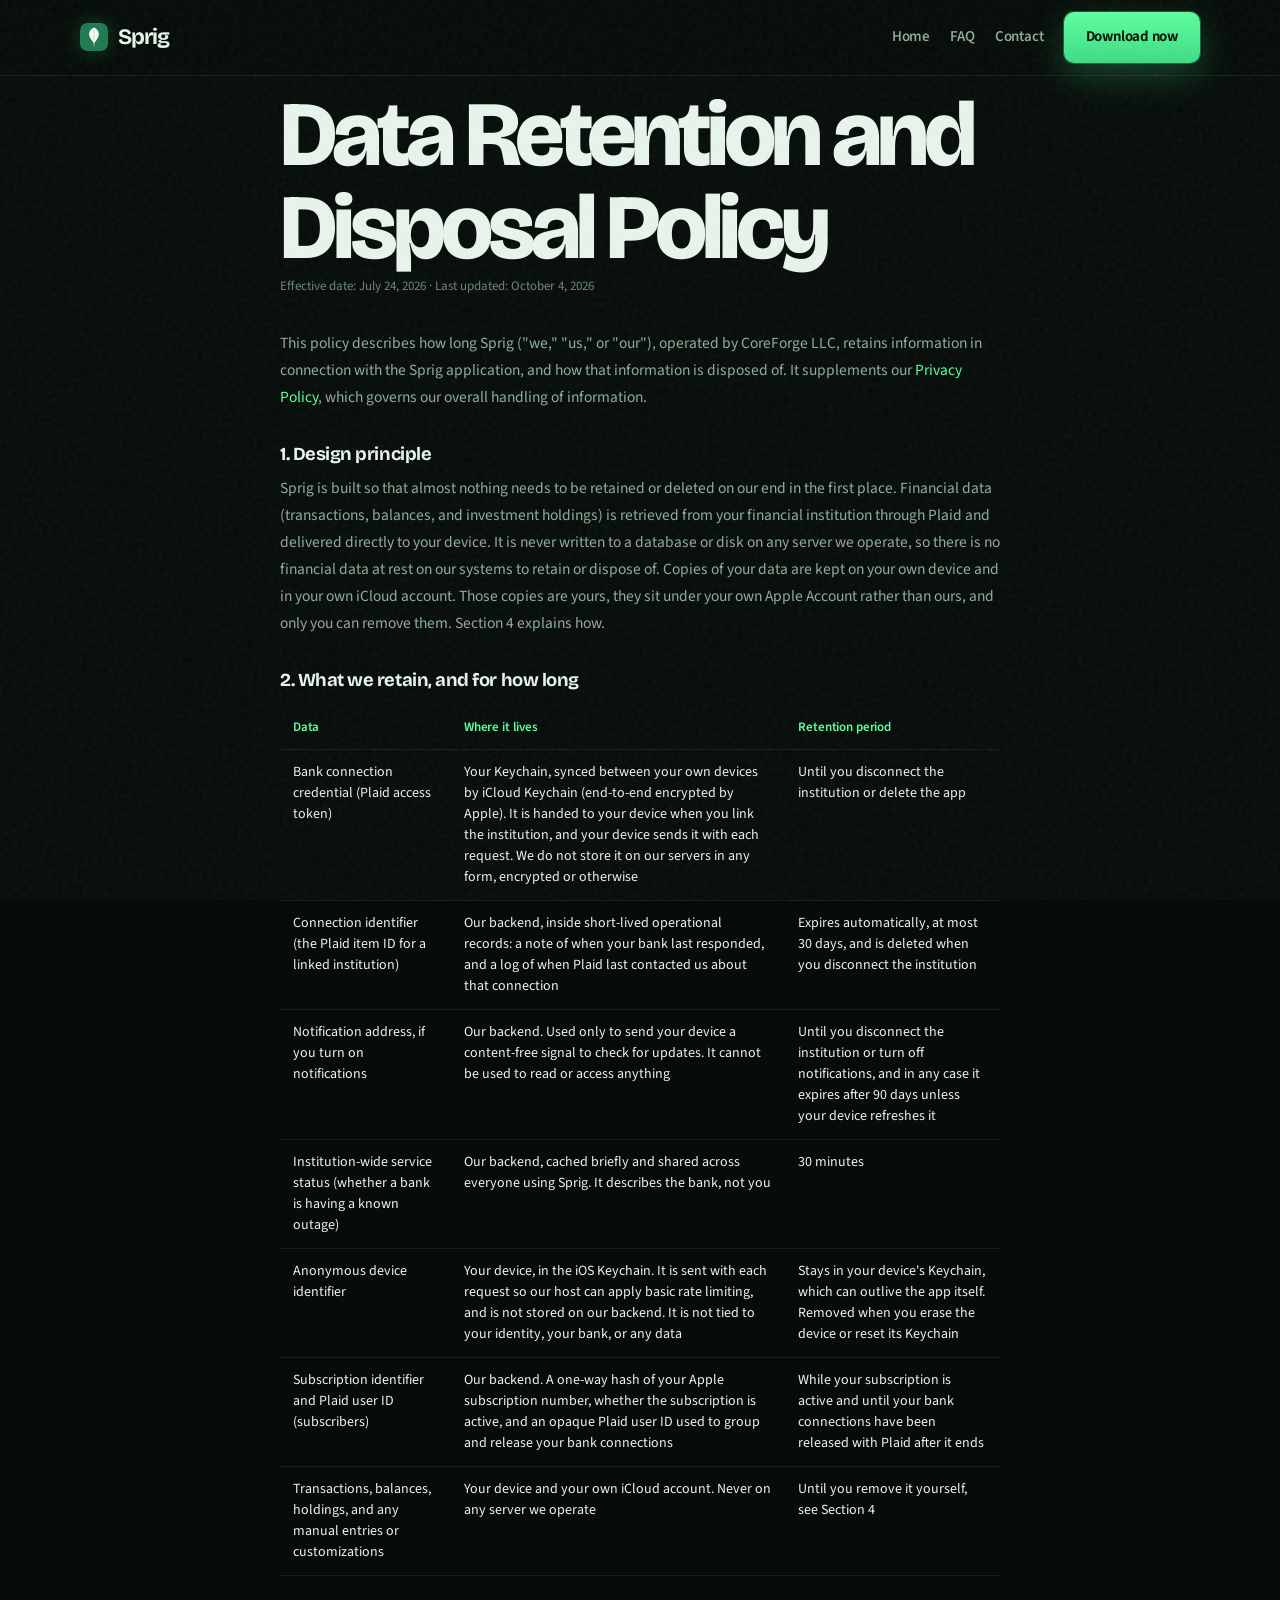
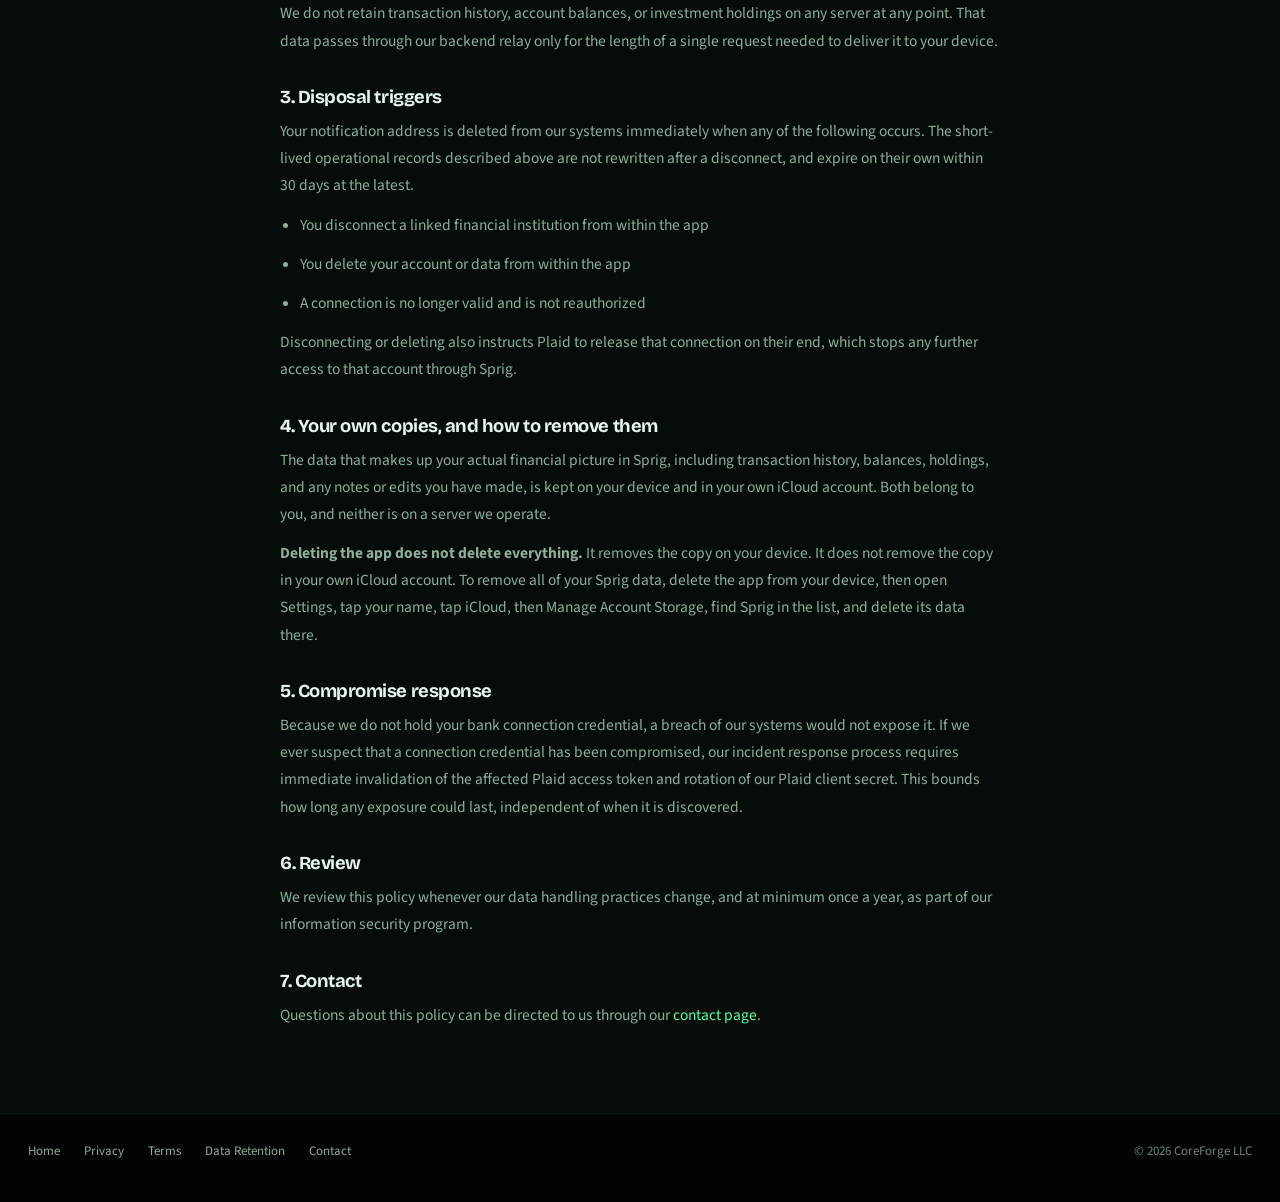
<file: data-retention/index.html>
<!DOCTYPE html>
<html lang="en">
<head>
<meta charset="UTF-8" />
<meta name="viewport" content="width=device-width, initial-scale=1.0" />
<link rel="icon" type="image/png" href="/favicon.png" />
<title>Data Retention and Disposal Policy | Sprig</title>
<meta name="description" content="Sprig data retention and disposal policy." />
<link rel="preconnect" href="https://fonts.googleapis.com" />
<link rel="preconnect" href="https://fonts.gstatic.com" crossorigin />
<link href="https://fonts.googleapis.com/css2?family=Bricolage+Grotesque:opsz,wght@12..96,500..800&family=Source+Sans+3:wght@400;500;600;700&display=swap" rel="stylesheet" />
<link rel="stylesheet" href="/css/site.css" />
</head>
<body>
<a class="skip" href="#main">Skip to content</a>
<header class="topbar">
  <div class="wrap topbar-inner">
    <a class="brand" href="/">
      <svg viewBox="0 0 100 100" aria-hidden="true"><rect width="100" height="100" rx="23" fill="#1E7A50"/><g fill="#fff"><path d="M48.6 70 L51.4 70 L50.6 85 L49.4 85 Z"/><path d="M50 16 C69 25 77 44 50 72 C23 44 31 25 50 16 Z"/></g><path d="M49.4 26 L50.6 26 L50.3 68 L49.7 68 Z" fill="#1E7A50"/></svg>
      Sprig
    </a>
    <div class="topbar-right">
      <nav class="nav" aria-label="Primary">
        <a href="/">Home</a>
        <a href="/faq">FAQ</a>
        <a href="/contact">Contact</a>
      </nav>
      <a class="btn primary btn-nav" href="https://apps.apple.com/us/app/sprig-finance-money-budget/id6784408208" target="_blank" rel="noopener">Download now</a>
      <button class="nav-toggle" type="button" aria-expanded="false" aria-controls="nav-panel" aria-label="Open menu">
        <span></span><span></span><span></span>
      </button>
    </div>
  </div>
</header>
<div class="nav-panel" id="nav-panel">
  <a href="/">Home</a>
  <a href="/faq">FAQ</a>
  <a href="/contact">Contact</a>
  <a class="btn primary" id="nav-download-panel" href="https://apps.apple.com/us/app/sprig-finance-money-budget/id6784408208" target="_blank" rel="noopener">Download now</a>
        <a class="btn ghost" id="nav-download-panel-mac" href="https://apps.apple.com/us/app/sprig-finance-money-budget/id6784408208?platform=mac" target="_blank" rel="noopener">Download for Mac</a>
</div>
<main class="wrap prose" id="main">
<h1>Data Retention and Disposal Policy</h1>
    <p class="updated">Effective date: July 24, 2026  ·  Last updated: October 4, 2026</p>

    <p>This policy describes how long Sprig ("we," "us," or "our"), operated by CoreForge LLC, retains information in connection with the Sprig application, and how that information is disposed of. It supplements our <a href="/privacy">Privacy Policy</a>, which governs our overall handling of information.</p>

    <h2>1. Design principle</h2>
    <p>Sprig is built so that almost nothing needs to be retained or deleted on our end in the first place. Financial data (transactions, balances, and investment holdings) is retrieved from your financial institution through Plaid and delivered directly to your device. It is never written to a database or disk on any server we operate, so there is no financial data at rest on our systems to retain or dispose of. Copies of your data are kept on your own device and in your own iCloud account. Those copies are yours, they sit under your own Apple Account rather than ours, and only you can remove them. Section 4 explains how.</p>

    <h2>2. What we retain, and for how long</h2>
    <table>
      <tr>
        <th>Data</th>
        <th>Where it lives</th>
        <th>Retention period</th>
      </tr>
      <tr>
        <td>Bank connection credential (Plaid access token)</td>
        <td>Your Keychain, synced between your own devices by iCloud Keychain (end-to-end encrypted by Apple). It is handed to your device when you link the institution, and your device sends it with each request. We do not store it on our servers in any form, encrypted or otherwise</td>
        <td>Until you disconnect the institution or delete the app</td>
      </tr>
      <tr>
        <td>Connection identifier (the Plaid item ID for a linked institution)</td>
        <td>Our backend, inside short-lived operational records: a note of when your bank last responded, and a log of when Plaid last contacted us about that connection</td>
        <td>Expires automatically, at most 30 days, and is deleted when you disconnect the institution</td>
      </tr>
      <tr>
        <td>Notification address, if you turn on notifications</td>
        <td>Our backend. Used only to send your device a content-free signal to check for updates. It cannot be used to read or access anything</td>
        <td>Until you disconnect the institution or turn off notifications, and in any case it expires after 90 days unless your device refreshes it</td>
      </tr>
      <tr>
        <td>Institution-wide service status (whether a bank is having a known outage)</td>
        <td>Our backend, cached briefly and shared across everyone using Sprig. It describes the bank, not you</td>
        <td>30 minutes</td>
      </tr>
      <tr>
        <td>Anonymous device identifier</td>
        <td>Your device, in the iOS Keychain. It is sent with each request so our host can apply basic rate limiting, and is not stored on our backend. It is not tied to your identity, your bank, or any data</td>
        <td>Stays in your device's Keychain, which can outlive the app itself. Removed when you erase the device or reset its Keychain</td>
      </tr>
      <tr>
        <td>Subscription identifier and Plaid user ID (subscribers)</td>
        <td>Our backend. A one-way hash of your Apple subscription number, whether the subscription is active, and an opaque Plaid user ID used to group and release your bank connections</td>
        <!-- UNSURE: retention period after a subscription ends is not confirmed in the worker code; confirm before publishing. -->
        <td>While your subscription is active and until your bank connections have been released with Plaid after it ends</td>
      </tr>
      <tr>
        <td>Transactions, balances, holdings, and any manual entries or customizations</td>
        <td>Your device and your own iCloud account. Never on any server we operate</td>
        <td>Until you remove it yourself, see Section 4</td>
      </tr>
    </table>
    <p>We do not retain transaction history, account balances, or investment holdings on any server at any point. That data passes through our backend relay only for the length of a single request needed to deliver it to your device.</p>

    <h2>3. Disposal triggers</h2>
    <p>Your notification address is deleted from our systems immediately when any of the following occurs. The short-lived operational records described above are not rewritten after a disconnect, and expire on their own within 30 days at the latest.</p>
    <ul>
      <li>You disconnect a linked financial institution from within the app</li>
      <li>You delete your account or data from within the app</li>
      <li>A connection is no longer valid and is not reauthorized</li>
    </ul>
    <p>Disconnecting or deleting also instructs Plaid to release that connection on their end, which stops any further access to that account through Sprig.</p>

    <h2>4. Your own copies, and how to remove them</h2>
    <p>The data that makes up your actual financial picture in Sprig, including transaction history, balances, holdings, and any notes or edits you have made, is kept on your device and in your own iCloud account. Both belong to you, and neither is on a server we operate.</p>
    <p><strong>Deleting the app does not delete everything.</strong> It removes the copy on your device. It does not remove the copy in your own iCloud account. To remove all of your Sprig data, delete the app from your device, then open Settings, tap your name, tap iCloud, then Manage Account Storage, find Sprig in the list, and delete its data there.</p>

    <h2>5. Compromise response</h2>
    <p>Because we do not hold your bank connection credential, a breach of our systems would not expose it. If we ever suspect that a connection credential has been compromised, our incident response process requires immediate invalidation of the affected Plaid access token and rotation of our Plaid client secret. This bounds how long any exposure could last, independent of when it is discovered.</p>

    <h2>6. Review</h2>
    <p>We review this policy whenever our data handling practices change, and at minimum once a year, as part of our information security program.</p>

    <h2>7. Contact</h2>
    <p>Questions about this policy can be directed to us through our <a href="/contact">contact page</a>.</p>
</main>
<footer class="site-footer">
  <a href="/">Home</a>
  <a href="/privacy">Privacy</a>
  <a href="/terms">Terms</a>
  <a href="/data-retention">Data Retention</a>
  <a href="/contact">Contact</a>
  <span>© 2026 CoreForge LLC</span>
</footer>
<script src="/js/nav.js"></script>
</body>
</html>
</file>
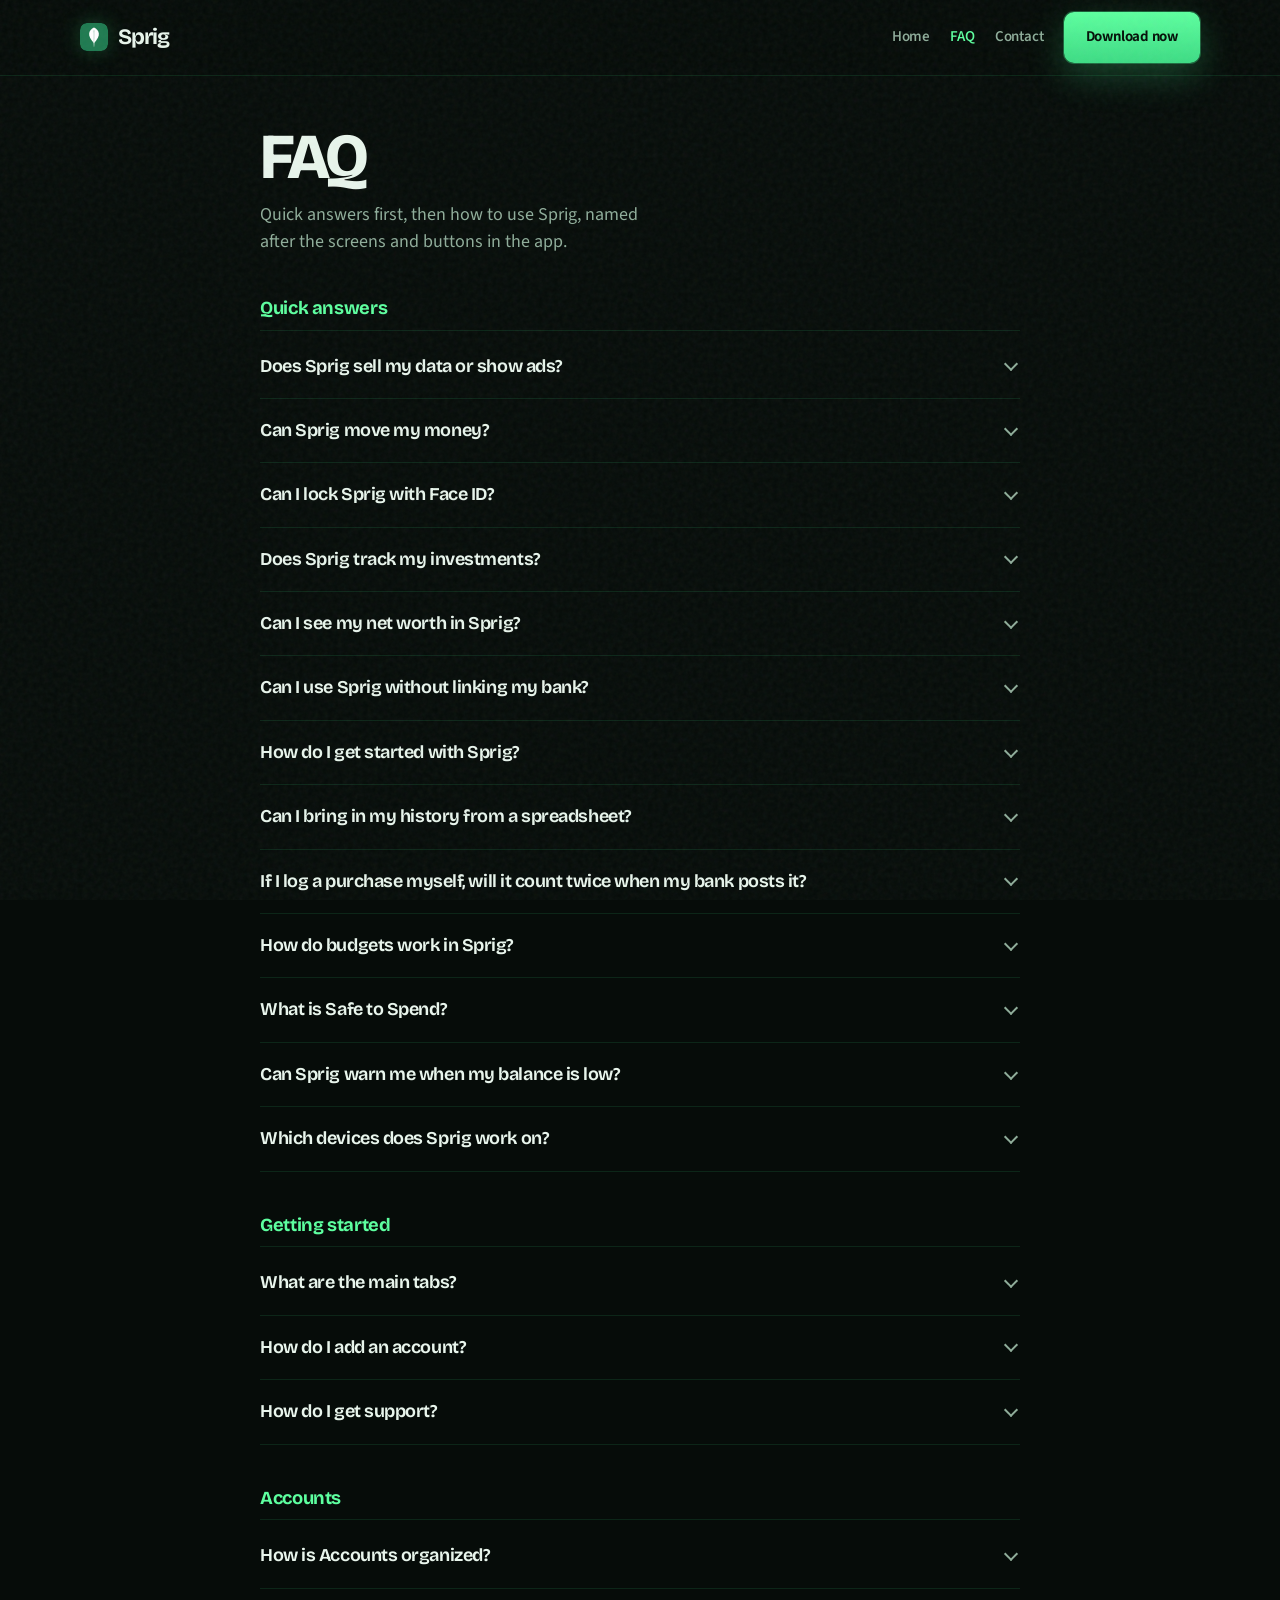
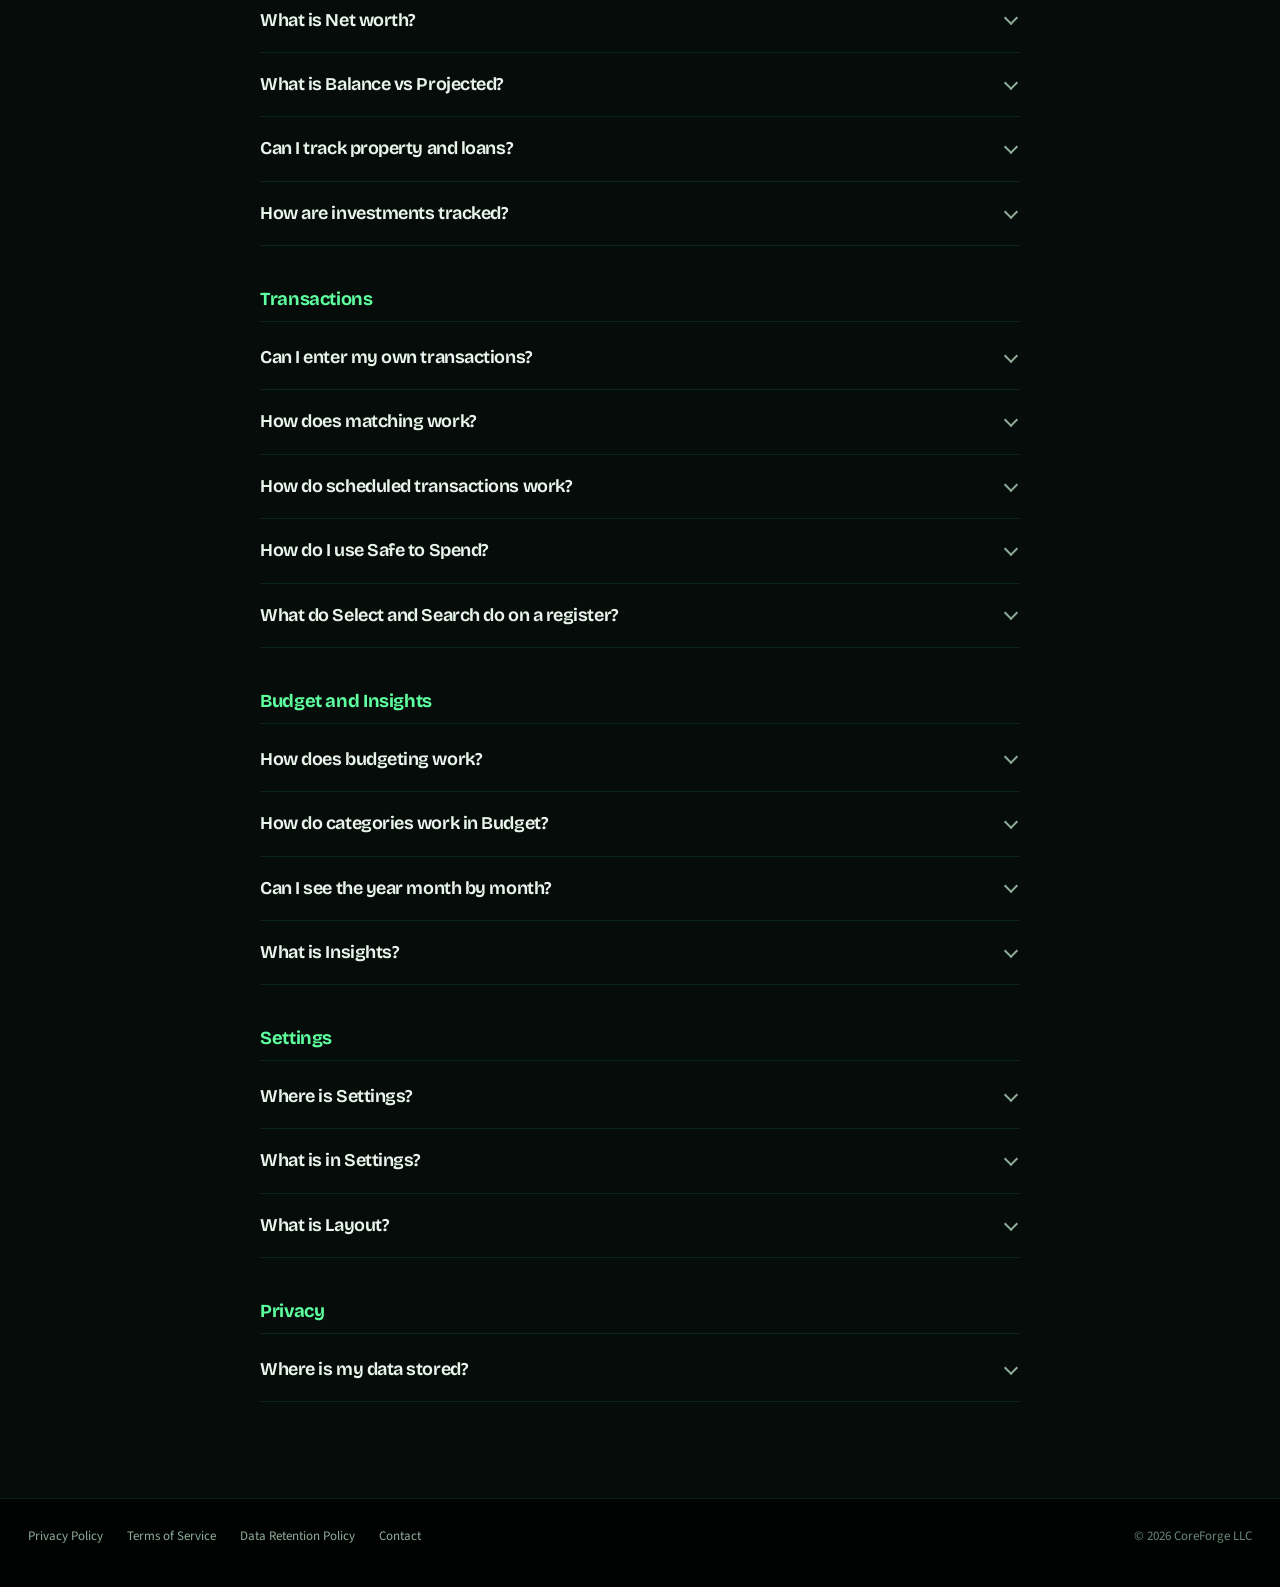
<file: faq/index.html>
<!DOCTYPE html>
<html lang="en">
<head>
<meta charset="UTF-8" />
<meta name="viewport" content="width=device-width, initial-scale=1.0" />
<link rel="icon" type="image/png" href="/favicon.png" />
<title>FAQ | Sprig</title>
<meta name="description" content="Quick answers about Sprig: bank links, budgets, Safe to Spend, net worth and devices, plus how to use Accounts, Insights, Budget and Settings." />
<link rel="canonical" href="https://heysprig.com/faq" />
<meta name="apple-itunes-app" content="app-id=6784408208" />
<link rel="preconnect" href="https://fonts.googleapis.com" />
<link rel="preconnect" href="https://fonts.gstatic.com" crossorigin />
<link href="https://fonts.googleapis.com/css2?family=Bricolage+Grotesque:opsz,wght@12..96,500..800&family=Source+Sans+3:wght@400;500;600;700&display=swap" rel="stylesheet" />
<link rel="stylesheet" href="/css/site.css" />
<script type="application/ld+json">
{
  "@context": "https://schema.org",
  "@type": "FAQPage",
  "mainEntity": [
    {
      "@type": "Question",
      "name": "Does Sprig sell my data or show ads?",
      "acceptedAnswer": {
        "@type": "Answer",
        "text": "No. Sprig has no ads and doesn't sell your data."
      }
    },
    {
      "@type": "Question",
      "name": "Can Sprig move my money?",
      "acceptedAnswer": {
        "@type": "Answer",
        "text": "No. Bank links are read-only. No one can move your money through Sprig. Sprig brings in your balances and transactions so you can track them, and it can't make payments or transfers."
      }
    },
    {
      "@type": "Question",
      "name": "Can I lock Sprig with Face ID?",
      "acceptedAnswer": {
        "@type": "Answer",
        "text": "Yes. Turn on the app lock in Settings, under Security, to require Face ID or your passcode when Sprig opens. The Face ID check is done by your iPhone or iPad, not by Sprig."
      }
    },
    {
      "@type": "Question",
      "name": "Does Sprig track my investments?",
      "acceptedAnswer": {
        "@type": "Answer",
        "text": "Yes. Sprig shows your brokerage holdings, allocation and account value next to your cash and cards. You can link a brokerage account or keep an investment account up to date yourself."
      }
    },
    {
      "@type": "Question",
      "name": "Can I see my net worth in Sprig?",
      "acceptedAnswer": {
        "@type": "Answer",
        "text": "Yes. Your net worth sits at the top of the Accounts screen and adds up your cash, cards, investments, property and loans. Insights also has a Net worth card with history."
      }
    },
    {
      "@type": "Question",
      "name": "Can I use Sprig without linking my bank?",
      "acceptedAnswer": {
        "@type": "Answer",
        "text": "Yes. You can add manual accounts for cash, cards, investments, property and loans, and enter transactions yourself. The running balance register, Safe to Spend, Insights, Budget and Recurring all work with manual accounts."
      }
    },
    {
      "@type": "Question",
      "name": "How do I get started with Sprig?",
      "acceptedAnswer": {
        "@type": "Answer",
        "text": "Download Sprig on the App Store, open it, and add your first account. Choose Connect a bank to bring in your transactions, or Manual account to enter them yourself. Set your payday, and Safe to Spend is ready to go."
      }
    },
    {
      "@type": "Question",
      "name": "Can I bring in my history from a spreadsheet?",
      "acceptedAnswer": {
        "@type": "Answer",
        "text": "Yes. You can import transactions from a CSV file in Settings, under Your data, then Export & Backup. You can also export your Sprig data to CSV there."
      }
    },
    {
      "@type": "Question",
      "name": "If I log a purchase myself, will it count twice when my bank posts it?",
      "acceptedAnswer": {
        "@type": "Answer",
        "text": "No. Log it now. Match it later. When the bank posts the transaction, use Unmatched on the register to line it up with the one you entered, so it's only counted once."
      }
    },
    {
      "@type": "Question",
      "name": "How do budgets work in Sprig?",
      "acceptedAnswer": {
        "@type": "Answer",
        "text": "Simple budgets: you plan by group and category, and Sprig shows planned versus spent as the month goes on. You can look at one month or the whole year month by month, and set a limit on any category. Insights adds your spending, income and cash flow."
      }
    },
    {
      "@type": "Question",
      "name": "What is Safe to Spend?",
      "acceptedAnswer": {
        "@type": "Answer",
        "text": "Safe to Spend is one number that tells you how much you can spend right now. It counts your upcoming bills and paychecks, and you can tap How it's figured to see the breakdown."
      }
    },
    {
      "@type": "Question",
      "name": "Can Sprig warn me when my balance is low?",
      "acceptedAnswer": {
        "@type": "Answer",
        "text": "Yes. Turn on Low balance warning in Settings, under Alerts."
      }
    },
    {
      "@type": "Question",
      "name": "Which devices does Sprig work on?",
      "acceptedAnswer": {
        "@type": "Answer",
        "text": "Sprig works on your iPhone, iPad and Mac. Get it on the App Store for iPhone and iPad, or download it for Mac."
      }
    }
  ]
}
</script>
</head>
<body>
<a class="skip" href="#main">Skip to content</a>
<header class="topbar">
  <div class="wrap topbar-inner">
    <a class="brand" href="/">
      <svg viewBox="0 0 100 100" aria-hidden="true"><rect width="100" height="100" rx="23" fill="#1E7A50"/><g fill="#fff"><path d="M48.6 70 L51.4 70 L50.6 85 L49.4 85 Z"/><path d="M50 16 C69 25 77 44 50 72 C23 44 31 25 50 16 Z"/></g><path d="M49.4 26 L50.6 26 L50.3 68 L49.7 68 Z" fill="#1E7A50"/></svg>
      Sprig
    </a>
    <div class="topbar-right">
      <nav class="nav" aria-label="Primary">
        <a href="/">Home</a>
        <a href="/faq" aria-current="page">FAQ</a>
        <a href="/contact">Contact</a>
      </nav>
      <a class="btn primary btn-nav" href="https://apps.apple.com/us/app/sprig-finance-money-budget/id6784408208" target="_blank" rel="noopener">Download now</a>
      <button class="nav-toggle" type="button" aria-expanded="false" aria-controls="nav-panel" aria-label="Open menu">
        <span></span><span></span><span></span>
      </button>
    </div>
  </div>
</header>
<div class="nav-panel" id="nav-panel">
  <a href="/">Home</a>
  <a href="/faq" aria-current="page">FAQ</a>
  <a href="/contact">Contact</a>
  <a class="btn primary" id="nav-download-panel" href="https://apps.apple.com/us/app/sprig-finance-money-budget/id6784408208" target="_blank" rel="noopener">Download now</a>
        <a class="btn ghost" id="nav-download-panel-mac" href="https://apps.apple.com/us/app/sprig-finance-money-budget/id6784408208?platform=mac" target="_blank" rel="noopener">Download for Mac</a>
</div>

<main class="wrap faq-page" id="main">
  <h1>FAQ</h1>
  <p class="lead">Quick answers first, then how to use Sprig, named after the screens and buttons in the app.</p>

  <section class="faq-section" aria-labelledby="faq-quick">
    <h2 id="faq-quick">Quick answers</h2>
    <div class="faq-list">
      <details>
        <summary>Does Sprig sell my data or show ads?</summary>
        <div class="ans">No. Sprig has no ads and doesn't sell your data.</div>
      </details>
      <details>
        <summary>Can Sprig move my money?</summary>
        <div class="ans">No. Bank links are read-only. No one can move your money through Sprig. Sprig brings in your balances and transactions so you can track them, and it can't make payments or transfers.</div>
      </details>
      <details>
        <summary>Can I lock Sprig with Face ID?</summary>
        <div class="ans">Yes. Turn on the app lock in Settings, under Security, to require Face ID or your passcode when Sprig opens. The Face ID check is done by your iPhone or iPad, not by Sprig.</div>
      </details>
      <details>
        <summary>Does Sprig track my investments?</summary>
        <div class="ans">Yes. Sprig shows your brokerage holdings, allocation and account value next to your cash and cards. You can link a brokerage account or keep an investment account up to date yourself.</div>
      </details>
      <details>
        <summary>Can I see my net worth in Sprig?</summary>
        <div class="ans">Yes. Your net worth sits at the top of the Accounts screen and adds up your cash, cards, investments, property and loans. Insights also has a Net worth card with history.</div>
      </details>
      <details>
        <summary>Can I use Sprig without linking my bank?</summary>
        <div class="ans">Yes. You can add manual accounts for cash, cards, investments, property and loans, and enter transactions yourself. The running balance register, Safe to Spend, Insights, Budget and Recurring all work with manual accounts.</div>
      </details>
      <details>
        <summary>How do I get started with Sprig?</summary>
        <div class="ans">Download Sprig on the App Store, open it, and add your first account. Choose Connect a bank to bring in your transactions, or Manual account to enter them yourself. Set your payday, and Safe to Spend is ready to go.</div>
      </details>
      <details>
        <summary>Can I bring in my history from a spreadsheet?</summary>
        <div class="ans">Yes. You can import transactions from a CSV file in Settings, under Your data, then Export &amp; Backup. You can also export your Sprig data to CSV there.</div>
      </details>
      <details>
        <summary>If I log a purchase myself, will it count twice when my bank posts it?</summary>
        <div class="ans">No. Log it now. Match it later. When the bank posts the transaction, use Unmatched on the register to line it up with the one you entered, so it's only counted once.</div>
      </details>
      <details>
        <summary>How do budgets work in Sprig?</summary>
        <div class="ans">Simple budgets: you plan by group and category, and Sprig shows planned versus spent as the month goes on. You can look at one month or the whole year month by month, and set a limit on any category. Insights adds your spending, income and cash flow.</div>
      </details>
      <details>
        <summary>What is Safe to Spend?</summary>
        <div class="ans">Safe to Spend is one number that tells you how much you can spend right now. It counts your upcoming bills and paychecks, and you can tap How it's figured to see the breakdown.</div>
      </details>
      <details>
        <summary>Can Sprig warn me when my balance is low?</summary>
        <div class="ans">Yes. Turn on Low balance warning in Settings, under Alerts.</div>
      </details>
      <details>
        <summary>Which devices does Sprig work on?</summary>
        <div class="ans">Sprig works on your iPhone, iPad and Mac. Get it on the App Store for iPhone and iPad, or download it for Mac.</div>
      </details>
    </div>
  </section>

  <section class="faq-section" aria-labelledby="faq-start">
    <h2 id="faq-start">Getting started</h2>
    <div class="faq-list">
      <details>
        <summary>What are the main tabs?</summary>
        <div class="ans">On iPhone the tab bar is Accounts, Insights, Budget, and Settings. You can hide Insights or Budget under Settings → Tabs. Accounts and Settings stay. On iPad, Accounts uses a sidebar layout instead of the phone tab bar.</div>
      </details>
      <details>
        <summary>How do I add an account?</summary>
        <div class="ans">Open Settings → Accounts, or Add an account from Accounts. You get two choices: Connect a bank (subscription required) or Manual account (cash, cards, investments, property, loans you keep up to date yourself).</div>
      </details>
      <details>
        <summary>How do I get support?</summary>
        <div class="ans">Use our <a href="/contact">contact form</a>.</div>
      </details>
    </div>
  </section>

  <section class="faq-section" aria-labelledby="faq-accounts">
    <h2 id="faq-accounts">Accounts</h2>
    <div class="faq-list">
      <details>
        <summary>How is Accounts organized?</summary>
        <div class="ans">Pills across the top: Net worth, Cash, Cards, Portfolio, Property, and Loans. Layout sits in the top bar (between the gear and the logo) when there is something to rearrange. Search and Add transaction sit on the right.</div>
      </details>
      <details>
        <summary>What is Net worth?</summary>
        <div class="ans">The Net worth pill totals everything. Groups underneath follow Cash, Cards, Investments, Property, and Loans. Insights also has a Net worth card with history.</div>
      </details>
      <details>
        <summary>What is Balance vs Projected?</summary>
        <div class="ans">On Cash, switch Balance and Projected. Balance is what you have now. Projected looks ahead using upcoming items on the register.</div>
      </details>
      <details>
        <summary>Can I track property and loans?</summary>
        <div class="ans">Yes. Add a Manual account and pick property or loan types, or connect a bank that brings them in. Property and Loans are pills on Accounts and sections in the list.</div>
      </details>
      <details>
        <summary>How are investments tracked?</summary>
        <div class="ans">Open the Portfolio pill on Accounts (or Portfolio from an investment row). See holdings, allocation, and account value. Bank-linked brokerages need Connect a bank. You can also keep investment accounts as Manual accounts.</div>
      </details>
    </div>
  </section>

  <section class="faq-section" aria-labelledby="faq-txns">
    <h2 id="faq-txns">Transactions</h2>
    <div class="faq-list">
      <details>
        <summary>Can I enter my own transactions?</summary>
        <div class="ans">Yes. Open an account register and tap Add transaction (the +). Manual entries live on that account’s register with a running balance.</div>
      </details>
      <details>
        <summary>How does matching work?</summary>
        <div class="ans">On the register, Unmatched sits next to Upcoming. Use it when a hand-entered spend still needs to line up with a bank download so nothing is counted twice.</div>
      </details>
      <details>
        <summary>How do scheduled transactions work?</summary>
        <div class="ans">Upcoming on the register lists bills and paychecks ahead of Today, with categories and a projected running balance. Manage schedules in Settings → Recurring, or New recurring / Edit recurring from there.</div>
      </details>
      <details>
        <summary>How do I use Safe to Spend?</summary>
        <div class="ans">Open a cash account register. Safe to Spend sits in the balance card under Balance / Projected. Expand the row for the breakdown, or open How it’s figured. On a brand-new manual account, set payday on the Manual account form so Safe to Spend can turn on without waiting for history.</div>
      </details>
      <details>
        <summary>What do Select and Search do on a register?</summary>
        <div class="ans">Select is in the register toolbar for multi-select and bulk edit. Search opens find on that account’s transactions.</div>
      </details>
    </div>
  </section>

  <section class="faq-section" aria-labelledby="faq-budgets">
    <h2 id="faq-budgets">Budget and Insights</h2>
    <div class="faq-list">
      <details>
        <summary>How does budgeting work?</summary>
        <div class="ans">Open the Budget tab. My budget shows planned vs spent, with status such as Under plan, Over plan, or LEFT for the current month. Tap Edit plan (first run: Build my budget). Use Month or Year, and Accounts to filter.</div>
      </details>
      <details>
        <summary>How do categories work in Budget?</summary>
        <div class="ans">Under Categories you see each line with spent and planned. Switch Categories / Groups. Open a category for transactions, or Set limit / Edit limit on a line.</div>
      </details>
      <details>
        <summary>Can I see the year month by month?</summary>
        <div class="ans">Yes. On Budget choose Year, then pick the year range shown on that screen. By month shows each month under or over plan.</div>
      </details>
      <details>
        <summary>What is Insights?</summary>
        <div class="ans">Insights has Spending, Income, and Cash Flow. Cash flow is income minus spending, with a Summary for the period. Spending can show Category, Group, or Payee, plus Top payees. Arrange Insights lets you reorder cards.</div>
      </details>
    </div>
  </section>

  <section class="faq-section" aria-labelledby="faq-settings">
    <h2 id="faq-settings">Settings</h2>
    <div class="faq-list">
      <details>
        <summary>Where is Settings?</summary>
        <div class="ans">Settings is a main tab. On Accounts, the gear in the top bar opens it too.</div>
      </details>
      <details>
        <summary>What is in Settings?</summary>
        <div class="ans">Accounts; Transactions rows for Recurring, Payees &amp; Rules, Categories, Tags, and Link transfers when needed; Security (app lock); Alerts (Low balance warning); Your data → Export &amp; Backup (Export to CSV, Import from CSV); Tabs (Opens on, Show Insights / Budget); Appearance → Theme; About; and Delete Sprig account.</div>
      </details>
      <details>
        <summary>What is Layout?</summary>
        <div class="ans">Layout is in the Accounts top bar. Use it to rearrange how Accounts presents sections and the chart.</div>
      </details>
    </div>
  </section>

  <section class="faq-section" aria-labelledby="faq-privacy">
    <h2 id="faq-privacy">Privacy</h2>
    <div class="faq-list">
      <details>
        <summary>Where is my data stored?</summary>
        <div class="ans">We don't keep your financial transactions on our servers. They're stored on your Apple devices and in your own iCloud. See the <a href="/privacy">Privacy Policy</a>.</div>
      </details>
    </div>
  </section>
</main>

<footer class="site-footer">
  <a href="/privacy">Privacy Policy</a>
  <a href="/terms">Terms of Service</a>
  <a href="/data-retention">Data Retention Policy</a>
  <a href="/contact">Contact</a>
  <span>© 2026 CoreForge LLC</span>
</footer>
<script src="/js/nav.js"></script>
</body>
</html>
</file>
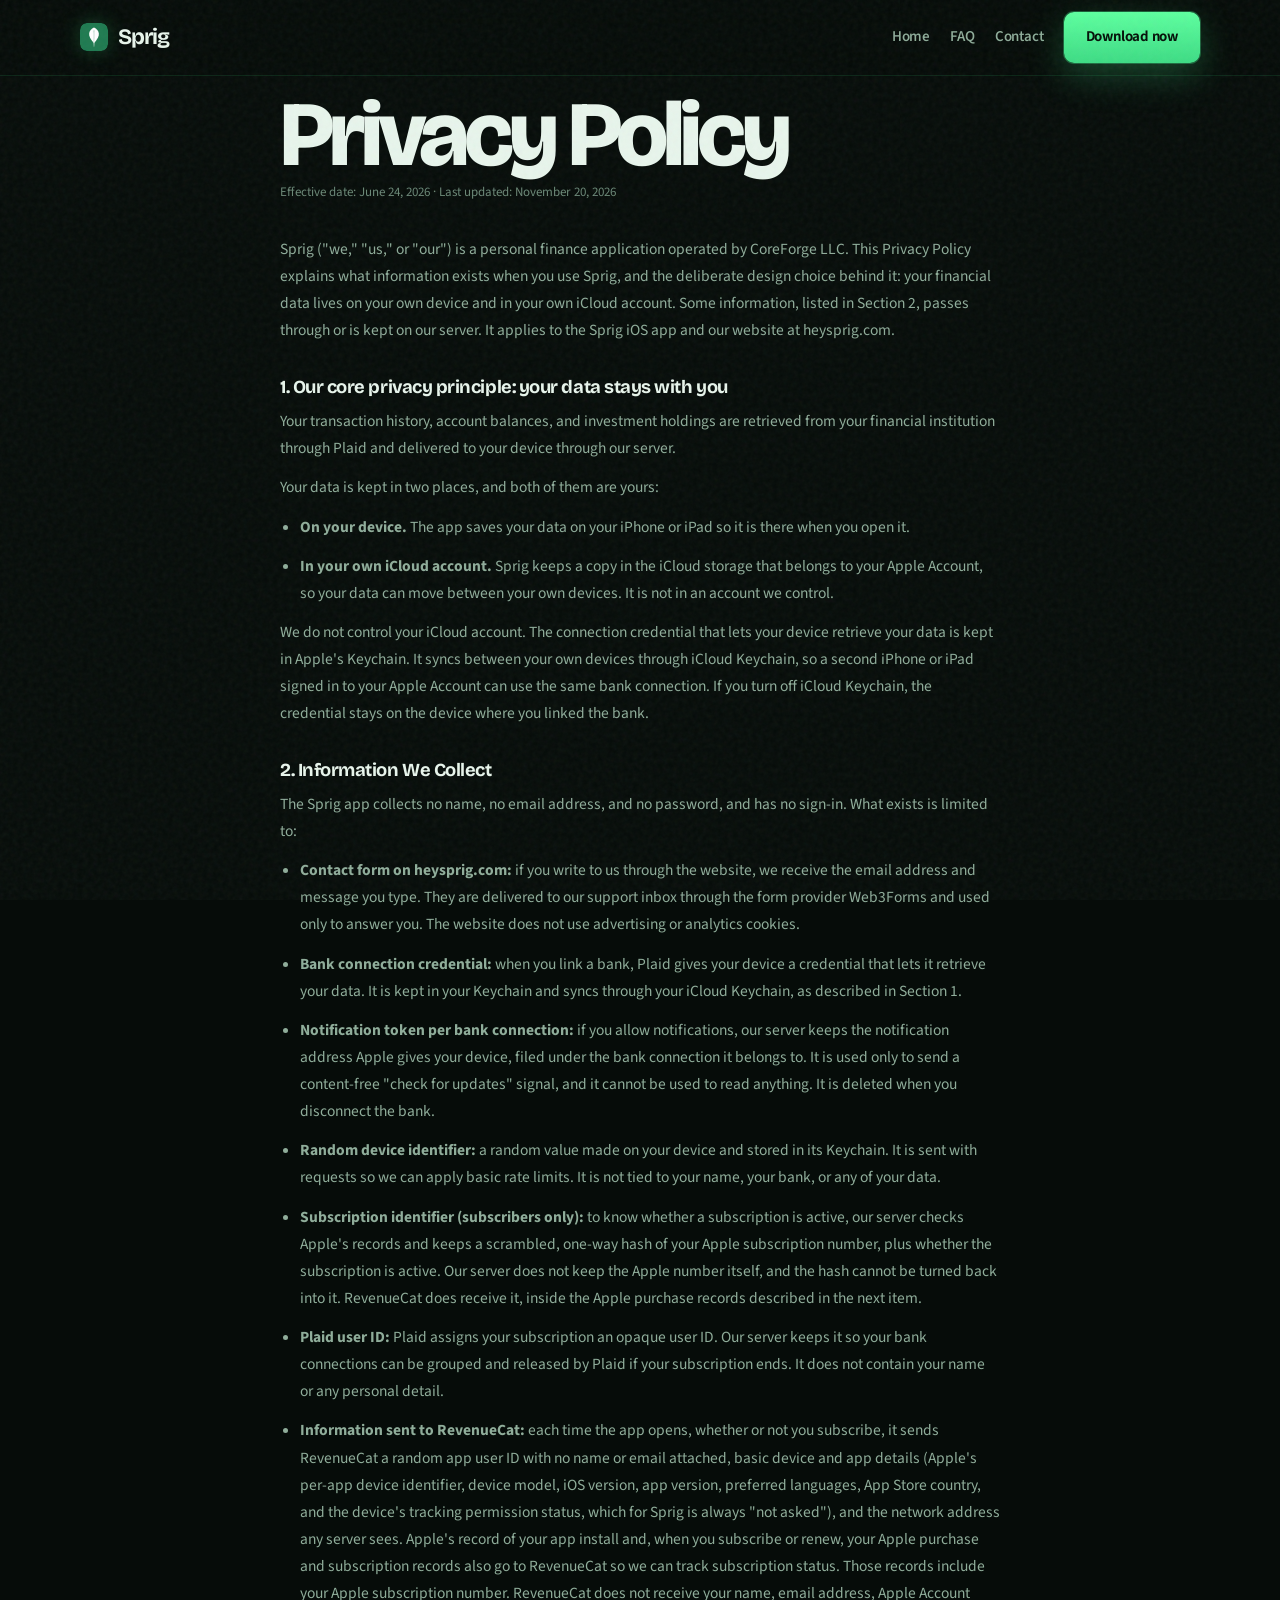
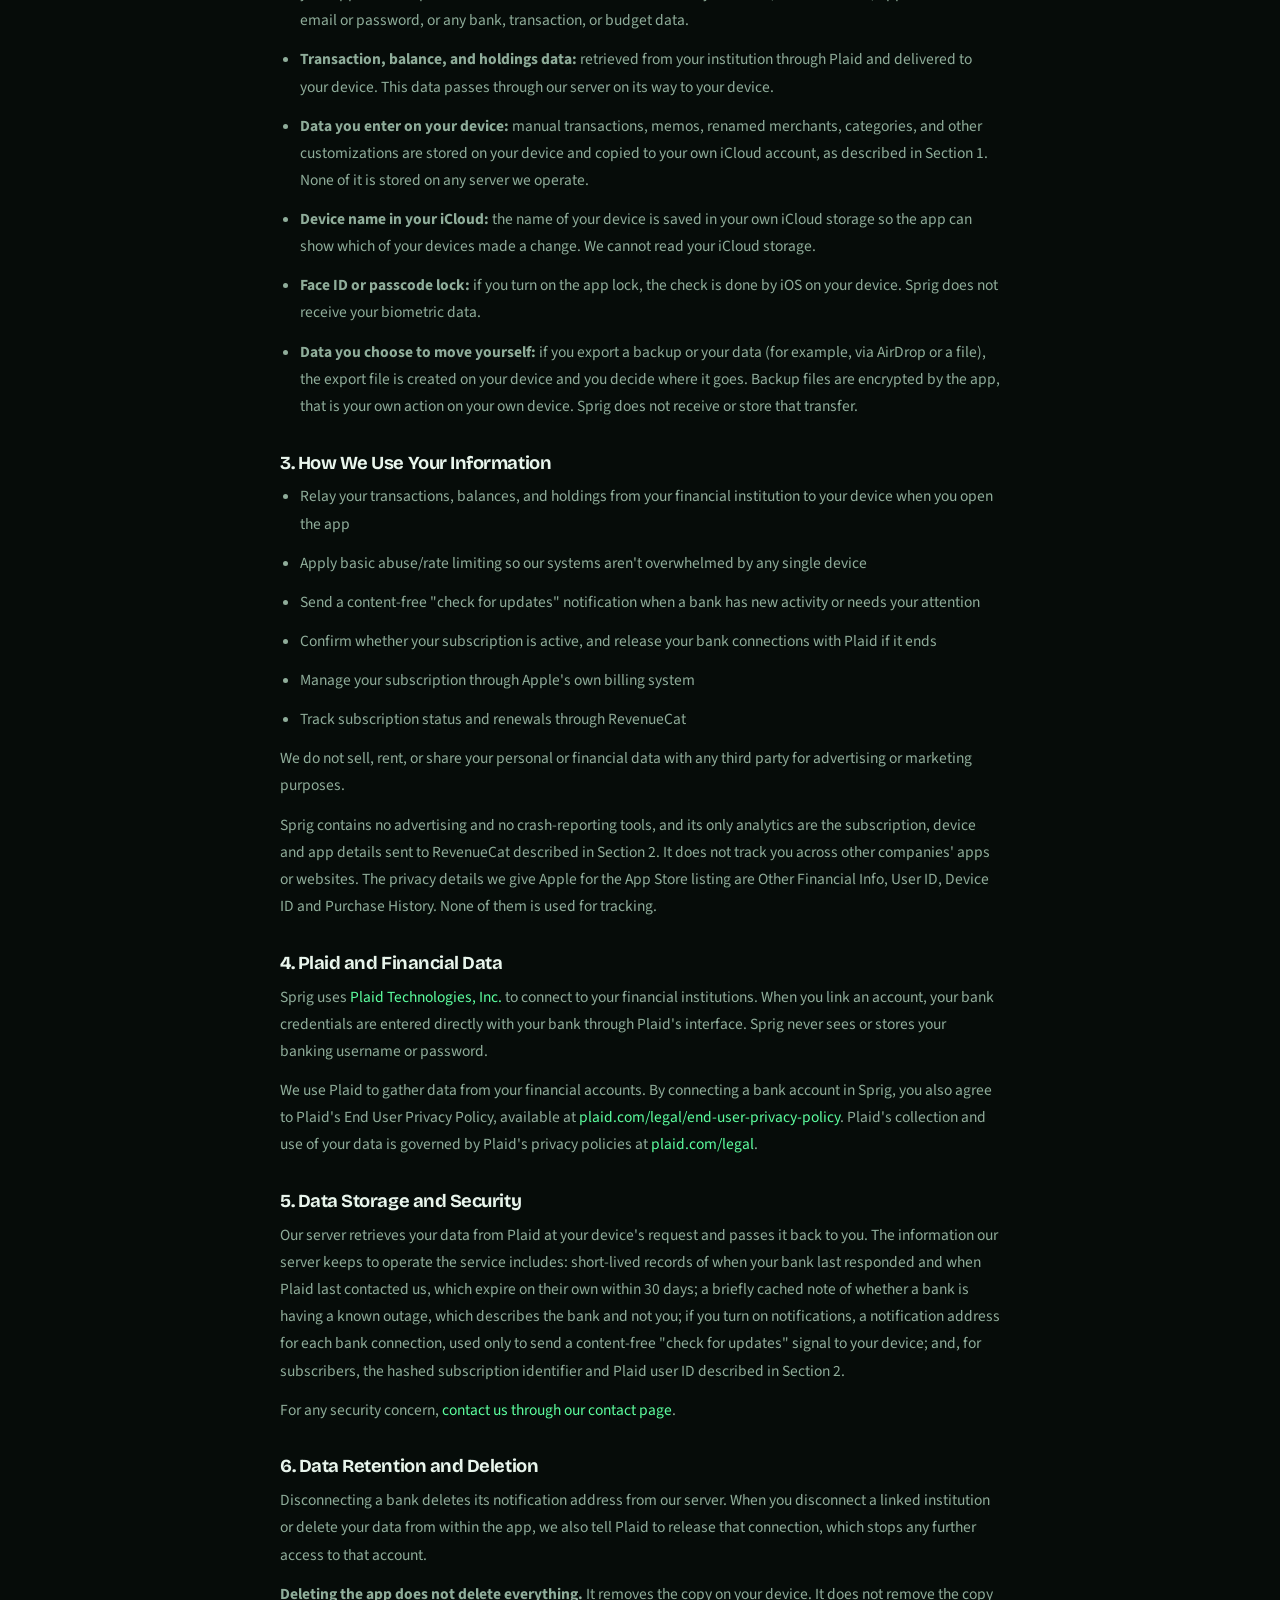
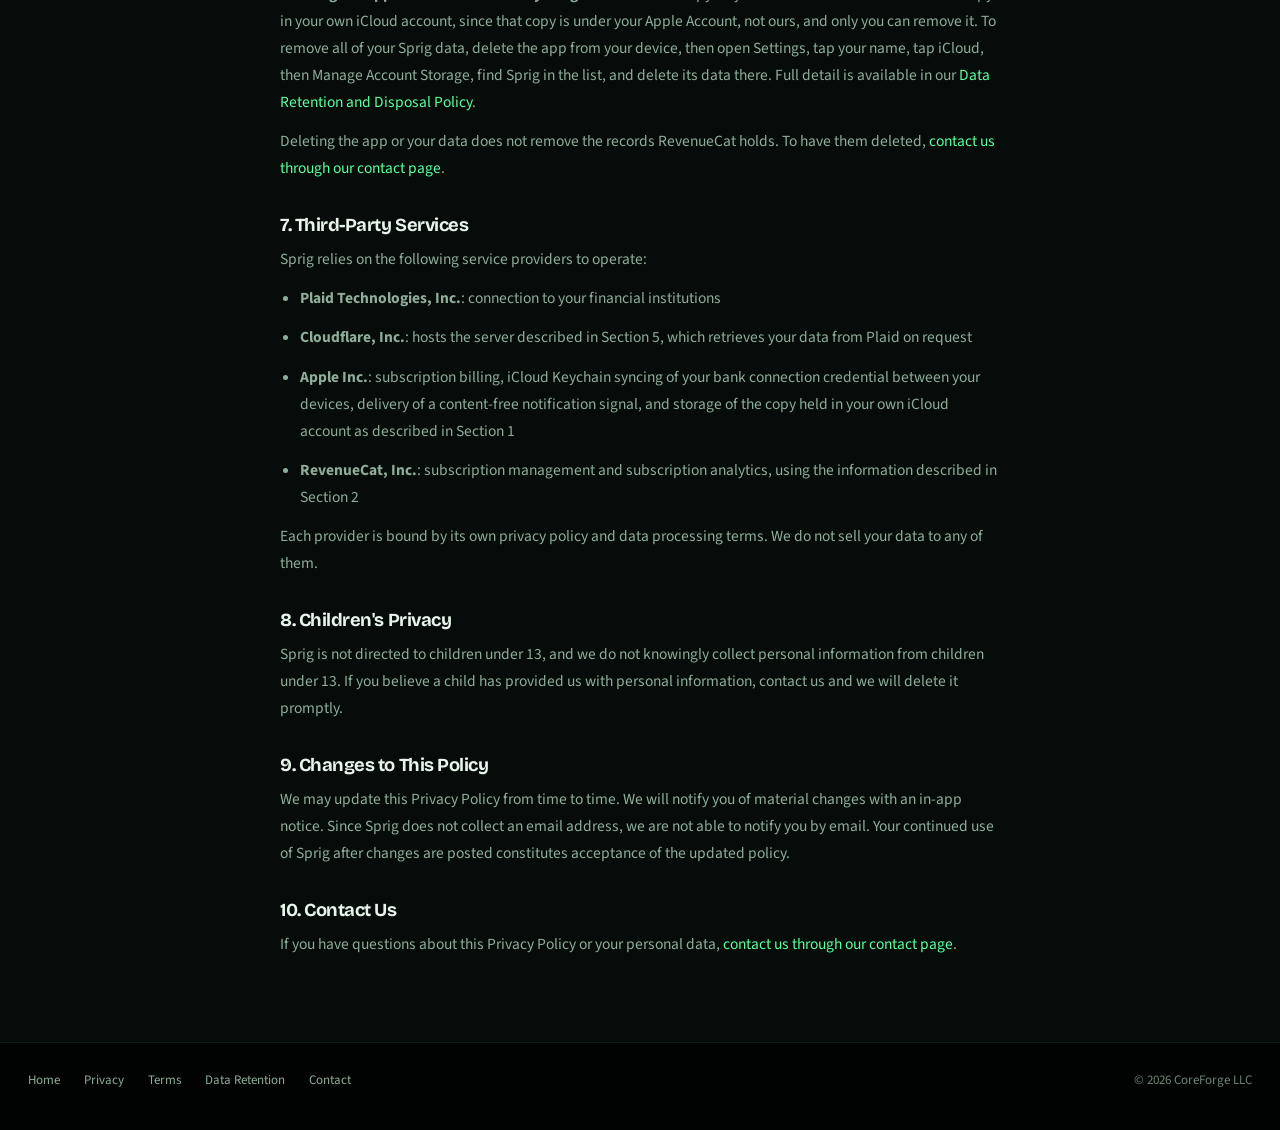
<file: privacy/index.html>
<!DOCTYPE html>
<html lang="en">
<head>
<meta charset="UTF-8" />
<meta name="viewport" content="width=device-width, initial-scale=1.0" />
<link rel="icon" type="image/png" href="/favicon.png" />
<title>Privacy Policy | Sprig</title>
<meta name="description" content="Sprig privacy policy." />
<link rel="preconnect" href="https://fonts.googleapis.com" />
<link rel="preconnect" href="https://fonts.gstatic.com" crossorigin />
<link href="https://fonts.googleapis.com/css2?family=Bricolage+Grotesque:opsz,wght@12..96,500..800&family=Source+Sans+3:wght@400;500;600;700&display=swap" rel="stylesheet" />
<link rel="stylesheet" href="/css/site.css" />
</head>
<body>
<a class="skip" href="#main">Skip to content</a>
<header class="topbar">
  <div class="wrap topbar-inner">
    <a class="brand" href="/">
      <svg viewBox="0 0 100 100" aria-hidden="true"><rect width="100" height="100" rx="23" fill="#1E7A50"/><g fill="#fff"><path d="M48.6 70 L51.4 70 L50.6 85 L49.4 85 Z"/><path d="M50 16 C69 25 77 44 50 72 C23 44 31 25 50 16 Z"/></g><path d="M49.4 26 L50.6 26 L50.3 68 L49.7 68 Z" fill="#1E7A50"/></svg>
      Sprig
    </a>
    <div class="topbar-right">
      <nav class="nav" aria-label="Primary">
        <a href="/">Home</a>
        <a href="/faq">FAQ</a>
        <a href="/contact">Contact</a>
      </nav>
      <a class="btn primary btn-nav" href="https://apps.apple.com/us/app/sprig-finance-money-budget/id6784408208" target="_blank" rel="noopener">Download now</a>
      <button class="nav-toggle" type="button" aria-expanded="false" aria-controls="nav-panel" aria-label="Open menu">
        <span></span><span></span><span></span>
      </button>
    </div>
  </div>
</header>
<div class="nav-panel" id="nav-panel">
  <a href="/">Home</a>
  <a href="/faq">FAQ</a>
  <a href="/contact">Contact</a>
  <a class="btn primary" id="nav-download-panel" href="https://apps.apple.com/us/app/sprig-finance-money-budget/id6784408208" target="_blank" rel="noopener">Download now</a>
        <a class="btn ghost" id="nav-download-panel-mac" href="https://apps.apple.com/us/app/sprig-finance-money-budget/id6784408208?platform=mac" target="_blank" rel="noopener">Download for Mac</a>
</div>
<main class="wrap prose" id="main">
<h1>Privacy Policy</h1>
    <p class="updated">Effective date: June 24, 2026  ·  Last updated: November 20, 2026</p>

    <p>Sprig ("we," "us," or "our") is a personal finance application operated by CoreForge LLC. This Privacy Policy explains what information exists when you use Sprig, and the deliberate design choice behind it: your financial data lives on your own device and in your own iCloud account. Some information, listed in Section 2, passes through or is kept on our server. It applies to the Sprig iOS app and our website at heysprig.com.</p>

    <h2>1. Our core privacy principle: your data stays with you</h2>
    <p>Your transaction history, account balances, and investment holdings are retrieved from your financial institution through Plaid and delivered to your device through our server.</p>
    <p>Your data is kept in two places, and both of them are yours:</p>
    <ul>
      <li><strong>On your device.</strong> The app saves your data on your iPhone or iPad so it is there when you open it.</li>
      <li><strong>In your own iCloud account.</strong> Sprig keeps a copy in the iCloud storage that belongs to your Apple Account, so your data can move between your own devices. It is not in an account we control.</li>
    </ul>
    <p>We do not control your iCloud account. The connection credential that lets your device retrieve your data is kept in Apple's Keychain. It syncs between your own devices through iCloud Keychain, so a second iPhone or iPad signed in to your Apple Account can use the same bank connection. If you turn off iCloud Keychain, the credential stays on the device where you linked the bank.</p>

    <h2>2. Information We Collect</h2>
    <p>The Sprig app collects no name, no email address, and no password, and has no sign-in. What exists is limited to:</p>
    <ul>
      <li><strong>Contact form on heysprig.com:</strong> if you write to us through the website, we receive the email address and message you type. They are delivered to our support inbox through the form provider Web3Forms and used only to answer you. The website does not use advertising or analytics cookies.<!-- UNSURE: confirm Web3Forms retains no copy beyond delivery; check their policy. --></li>
      <li><strong>Bank connection credential:</strong> when you link a bank, Plaid gives your device a credential that lets it retrieve your data. It is kept in your Keychain and syncs through your iCloud Keychain, as described in Section 1.</li>
      <li><strong>Notification token per bank connection:</strong> if you allow notifications, our server keeps the notification address Apple gives your device, filed under the bank connection it belongs to. It is used only to send a content-free "check for updates" signal, and it cannot be used to read anything. It is deleted when you disconnect the bank.</li>
      <li><strong>Random device identifier:</strong> a random value made on your device and stored in its Keychain. It is sent with requests so we can apply basic rate limits. It is not tied to your name, your bank, or any of your data.</li>
      <li><strong>Subscription identifier (subscribers only):</strong> to know whether a subscription is active, our server checks Apple's records and keeps a scrambled, one-way hash of your Apple subscription number, plus whether the subscription is active. Our server does not keep the Apple number itself, and the hash cannot be turned back into it. RevenueCat does receive it, inside the Apple purchase records described in the next item.</li>
      <li><strong>Plaid user ID:</strong> Plaid assigns your subscription an opaque user ID. Our server keeps it so your bank connections can be grouped and released by Plaid if your subscription ends. It does not contain your name or any personal detail.</li>
      <li><strong>Information sent to RevenueCat:</strong> each time the app opens, whether or not you subscribe, it sends RevenueCat a random app user ID with no name or email attached, basic device and app details (Apple&#x27;s per-app device identifier, device model, iOS version, app version, preferred languages, App Store country, and the device&#x27;s tracking permission status, which for Sprig is always &quot;not asked&quot;), and the network address any server sees. Apple&#x27;s record of your app install and, when you subscribe or renew, your Apple purchase and subscription records also go to RevenueCat so we can track subscription status. Those records include your Apple subscription number. RevenueCat does not receive your name, email address, Apple Account email or password, or any bank, transaction, or budget data.</li>
      <li><strong>Transaction, balance, and holdings data:</strong> retrieved from your institution through Plaid and delivered to your device. This data passes through our server on its way to your device.</li>
      <li><strong>Data you enter on your device:</strong> manual transactions, memos, renamed merchants, categories, and other customizations are stored on your device and copied to your own iCloud account, as described in Section 1. None of it is stored on any server we operate.</li>
      <li><strong>Device name in your iCloud:</strong> the name of your device is saved in your own iCloud storage so the app can show which of your devices made a change. We cannot read your iCloud storage.</li>
      <li><strong>Face ID or passcode lock:</strong> if you turn on the app lock, the check is done by iOS on your device. Sprig does not receive your biometric data.</li>
      <li><strong>Data you choose to move yourself:</strong> if you export a backup or your data (for example, via AirDrop or a file), the export file is created on your device and you decide where it goes. Backup files are encrypted by the app, that is your own action on your own device. Sprig does not receive or store that transfer.</li>
    </ul>

    <h2>3. How We Use Your Information</h2>
    <ul>
      <li>Relay your transactions, balances, and holdings from your financial institution to your device when you open the app</li>
      <li>Apply basic abuse/rate limiting so our systems aren't overwhelmed by any single device</li>
      <li>Send a content-free "check for updates" notification when a bank has new activity or needs your attention</li>
      <li>Confirm whether your subscription is active, and release your bank connections with Plaid if it ends</li>
      <li>Manage your subscription through Apple's own billing system</li>
      <li>Track subscription status and renewals through RevenueCat</li>
    </ul>
    <p>We do not sell, rent, or share your personal or financial data with any third party for advertising or marketing purposes.</p>
    <p>Sprig contains no advertising and no crash-reporting tools, and its only analytics are the subscription, device and app details sent to RevenueCat described in Section 2. It does not track you across other companies' apps or websites. The privacy details we give Apple for the App Store listing are Other Financial Info, User ID, Device ID and Purchase History. None of them is used for tracking.</p>

    <h2>4. Plaid and Financial Data</h2>
    <p>Sprig uses <a href="https://plaid.com" target="_blank" rel="noopener">Plaid Technologies, Inc.</a> to connect to your financial institutions. When you link an account, your bank credentials are entered directly with your bank through Plaid's interface. Sprig never sees or stores your banking username or password.</p>
    <p>We use Plaid to gather data from your financial accounts. By connecting a bank account in Sprig, you also agree to Plaid's End User Privacy Policy, available at <a href="https://plaid.com/legal/end-user-privacy-policy" target="_blank" rel="noopener">plaid.com/legal/end-user-privacy-policy</a>. Plaid's collection and use of your data is governed by Plaid's privacy policies at <a href="https://plaid.com/legal" target="_blank" rel="noopener">plaid.com/legal</a>.</p>

    <h2>5. Data Storage and Security</h2>
    <p>Our server retrieves your data from Plaid at your device's request and passes it back to you. The information our server keeps to operate the service includes: short-lived records of when your bank last responded and when Plaid last contacted us, which expire on their own within 30 days; a briefly cached note of whether a bank is having a known outage, which describes the bank and not you; if you turn on notifications, a notification address for each bank connection, used only to send a content-free "check for updates" signal to your device; and, for subscribers, the hashed subscription identifier and Plaid user ID described in Section 2.</p>
    <p>For any security concern, <a href="/contact">contact us through our contact page</a>.</p>

    <h2>6. Data Retention and Deletion</h2>
    <p>Disconnecting a bank deletes its notification address from our server. When you disconnect a linked institution or delete your data from within the app, we also tell Plaid to release that connection, which stops any further access to that account.</p>
    <p><strong>Deleting the app does not delete everything.</strong> It removes the copy on your device. It does not remove the copy in your own iCloud account, since that copy is under your Apple Account, not ours, and only you can remove it. To remove all of your Sprig data, delete the app from your device, then open Settings, tap your name, tap iCloud, then Manage Account Storage, find Sprig in the list, and delete its data there. Full detail is available in our <a href="/data-retention">Data Retention and Disposal Policy</a>.</p>
    <p>Deleting the app or your data does not remove the records RevenueCat holds. To have them deleted, <a href="/contact">contact us through our contact page</a>.</p>

    <h2>7. Third-Party Services</h2>
    <p>Sprig relies on the following service providers to operate:</p>
    <ul>
      <li><strong>Plaid Technologies, Inc.</strong>: connection to your financial institutions</li>
      <li><strong>Cloudflare, Inc.</strong>: hosts the server described in Section 5, which retrieves your data from Plaid on request</li>
      <li><strong>Apple Inc.</strong>: subscription billing, iCloud Keychain syncing of your bank connection credential between your devices, delivery of a content-free notification signal, and storage of the copy held in your own iCloud account as described in Section 1</li>
      <li><strong>RevenueCat, Inc.</strong>: subscription management and subscription analytics, using the information described in Section 2</li>
    </ul>
    <p>Each provider is bound by its own privacy policy and data processing terms. We do not sell your data to any of them.</p>

    <h2>8. Children's Privacy</h2>
    <p>Sprig is not directed to children under 13, and we do not knowingly collect personal information from children under 13. If you believe a child has provided us with personal information, contact us and we will delete it promptly.</p>

    <h2>9. Changes to This Policy</h2>
    <p>We may update this Privacy Policy from time to time. We will notify you of material changes with an in-app notice. Since Sprig does not collect an email address, we are not able to notify you by email. Your continued use of Sprig after changes are posted constitutes acceptance of the updated policy.</p>

    <h2>10. Contact Us</h2>
    <p>If you have questions about this Privacy Policy or your personal data, <a href="/contact">contact us through our contact page</a>.</p>
</main>
<footer class="site-footer">
  <a href="/">Home</a>
  <a href="/privacy">Privacy</a>
  <a href="/terms">Terms</a>
  <a href="/data-retention">Data Retention</a>
  <a href="/contact">Contact</a>
  <span>© 2026 CoreForge LLC</span>
</footer>
<script src="/js/nav.js"></script>
</body>
</html>
</file>
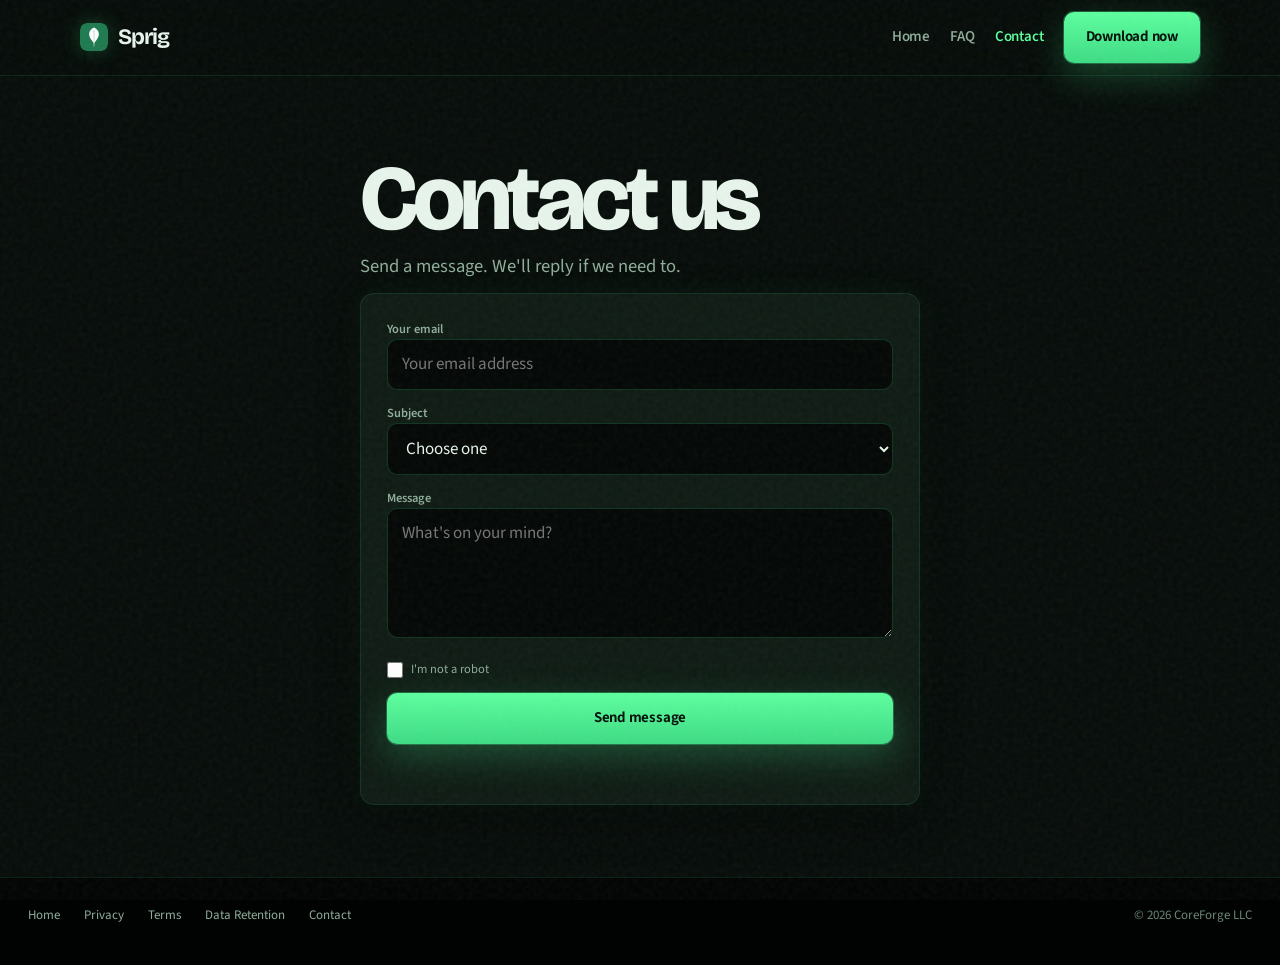
<file: support/index.html>
<!DOCTYPE html>
<html lang="en">
<head>
<meta charset="UTF-8" />
<title>Support | Sprig</title>
<meta name="robots" content="noindex" />
<link rel="canonical" href="https://heysprig.com/contact" />
<meta http-equiv="refresh" content="0; url=/contact" />
<script>location.replace("/contact");</script>
</head>
<body>
<p>Need help with Sprig? Go to <a href="/contact">the contact page.</a></p>
</body>
</html>
</file>
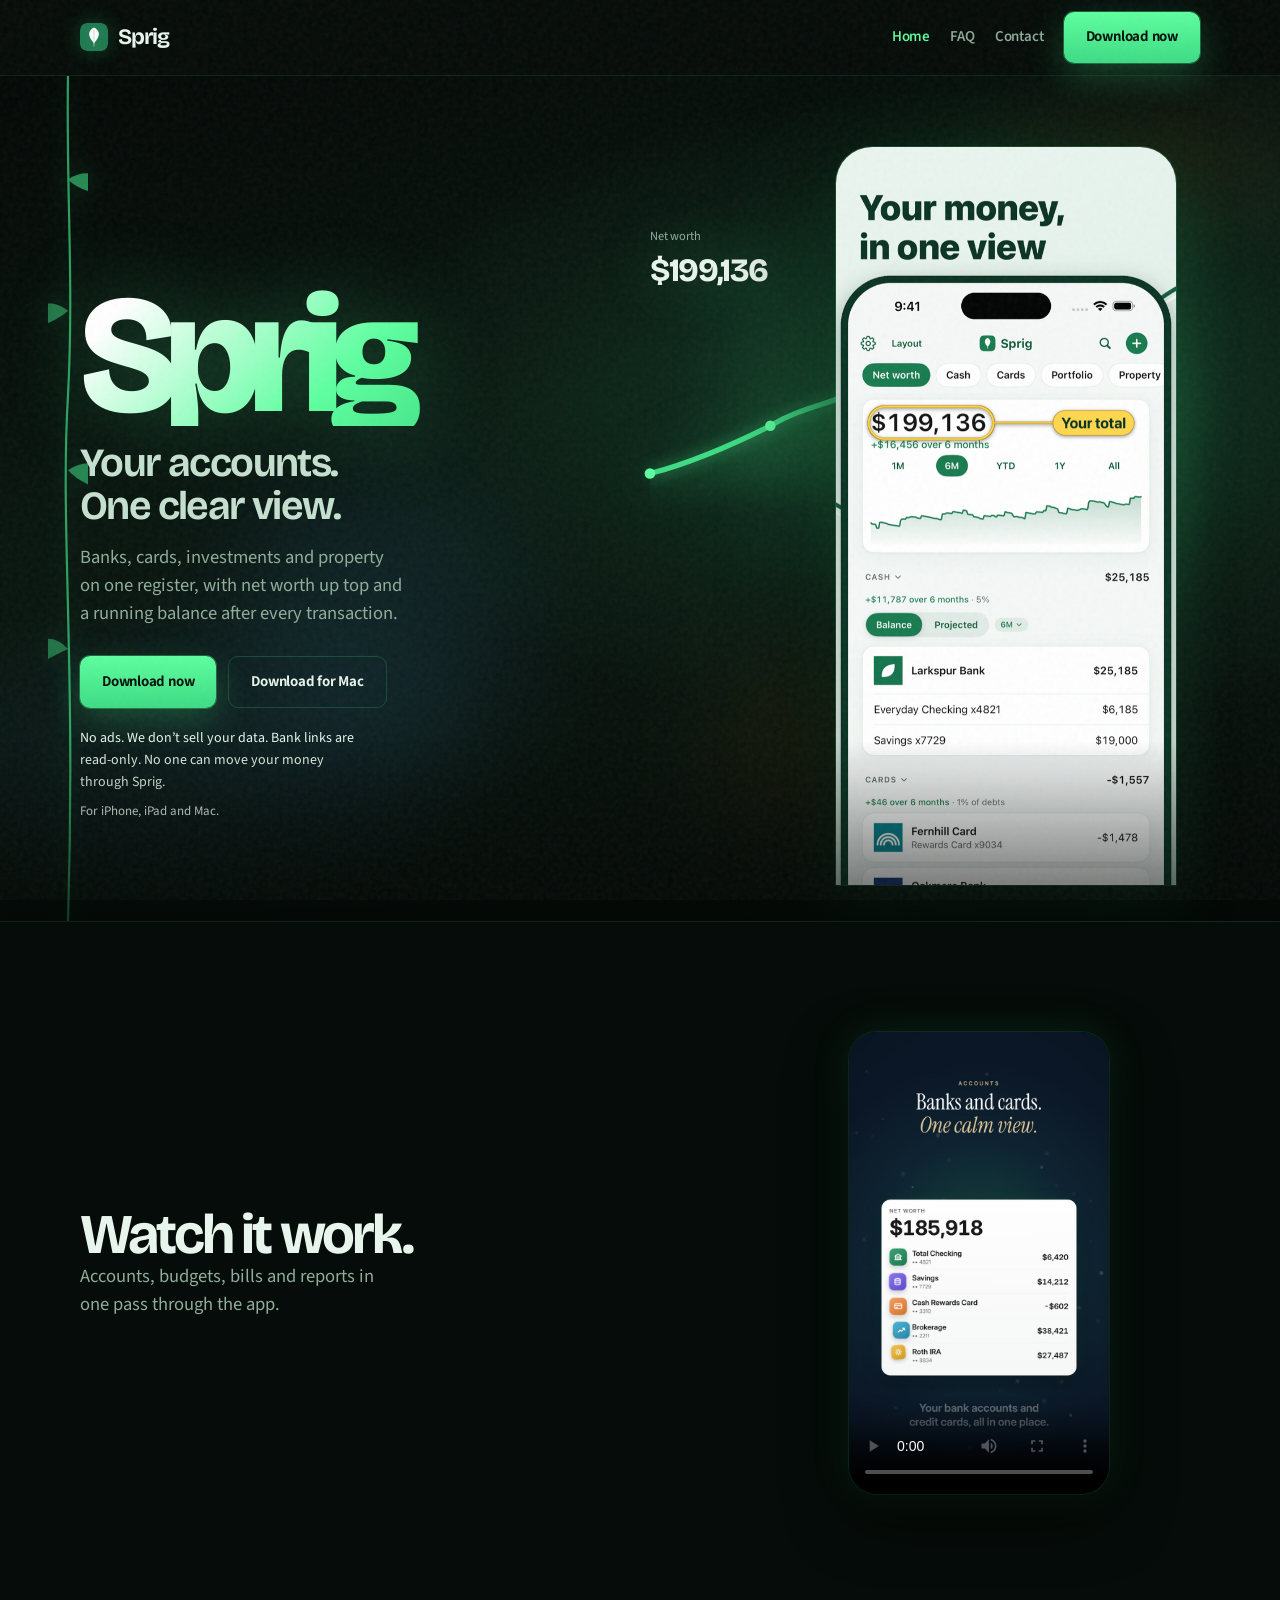
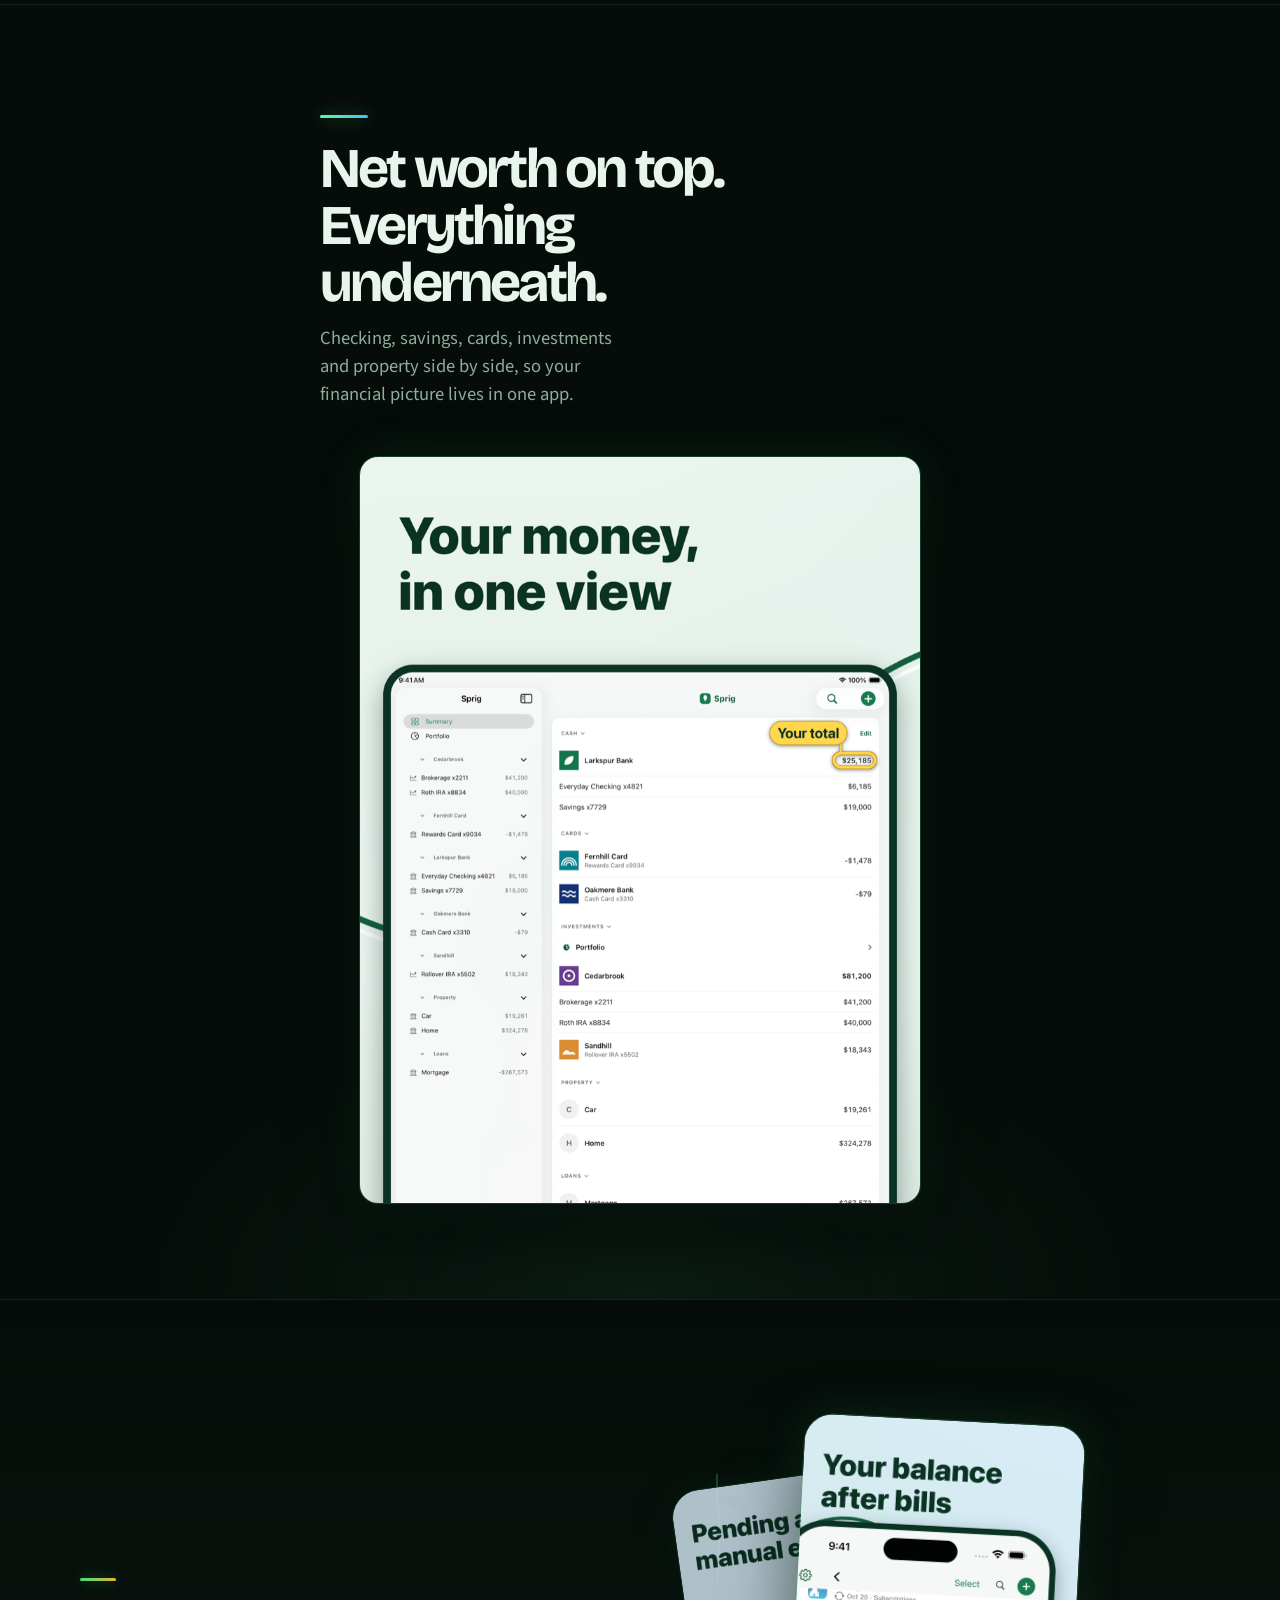
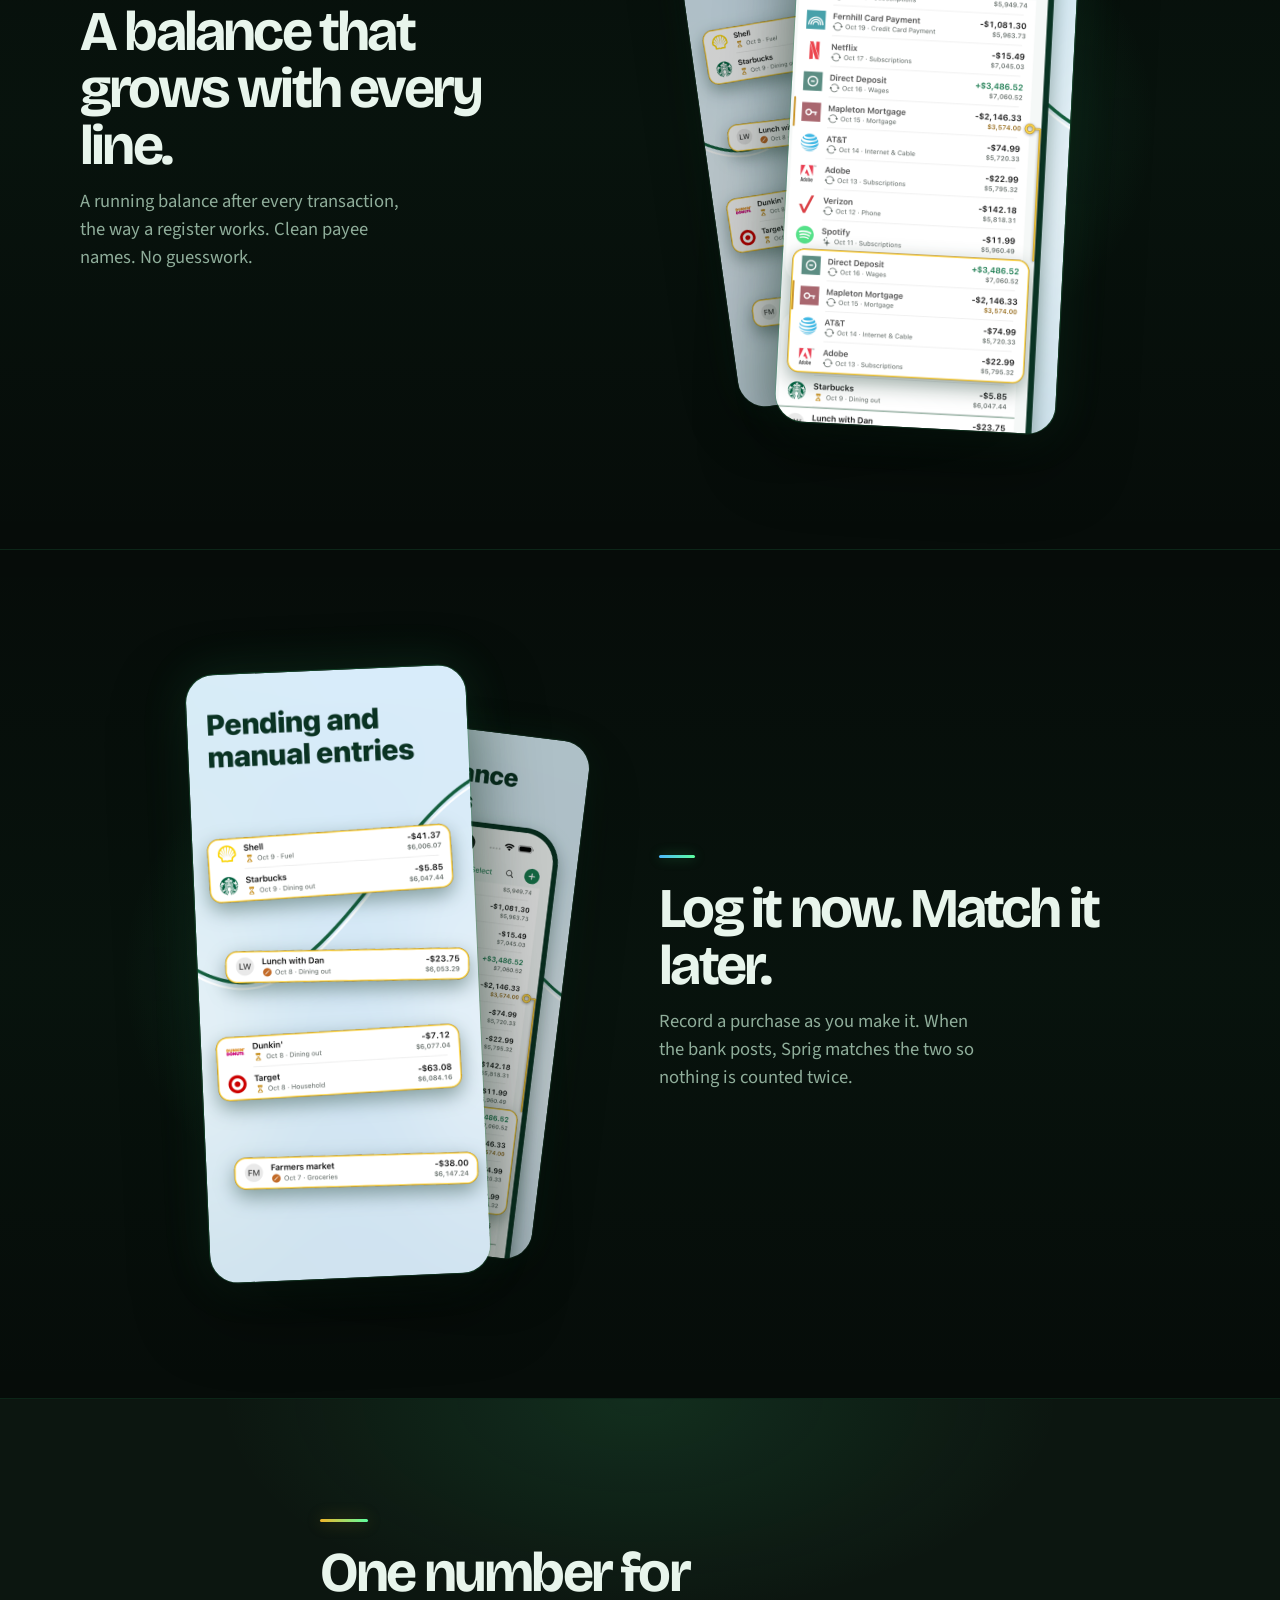
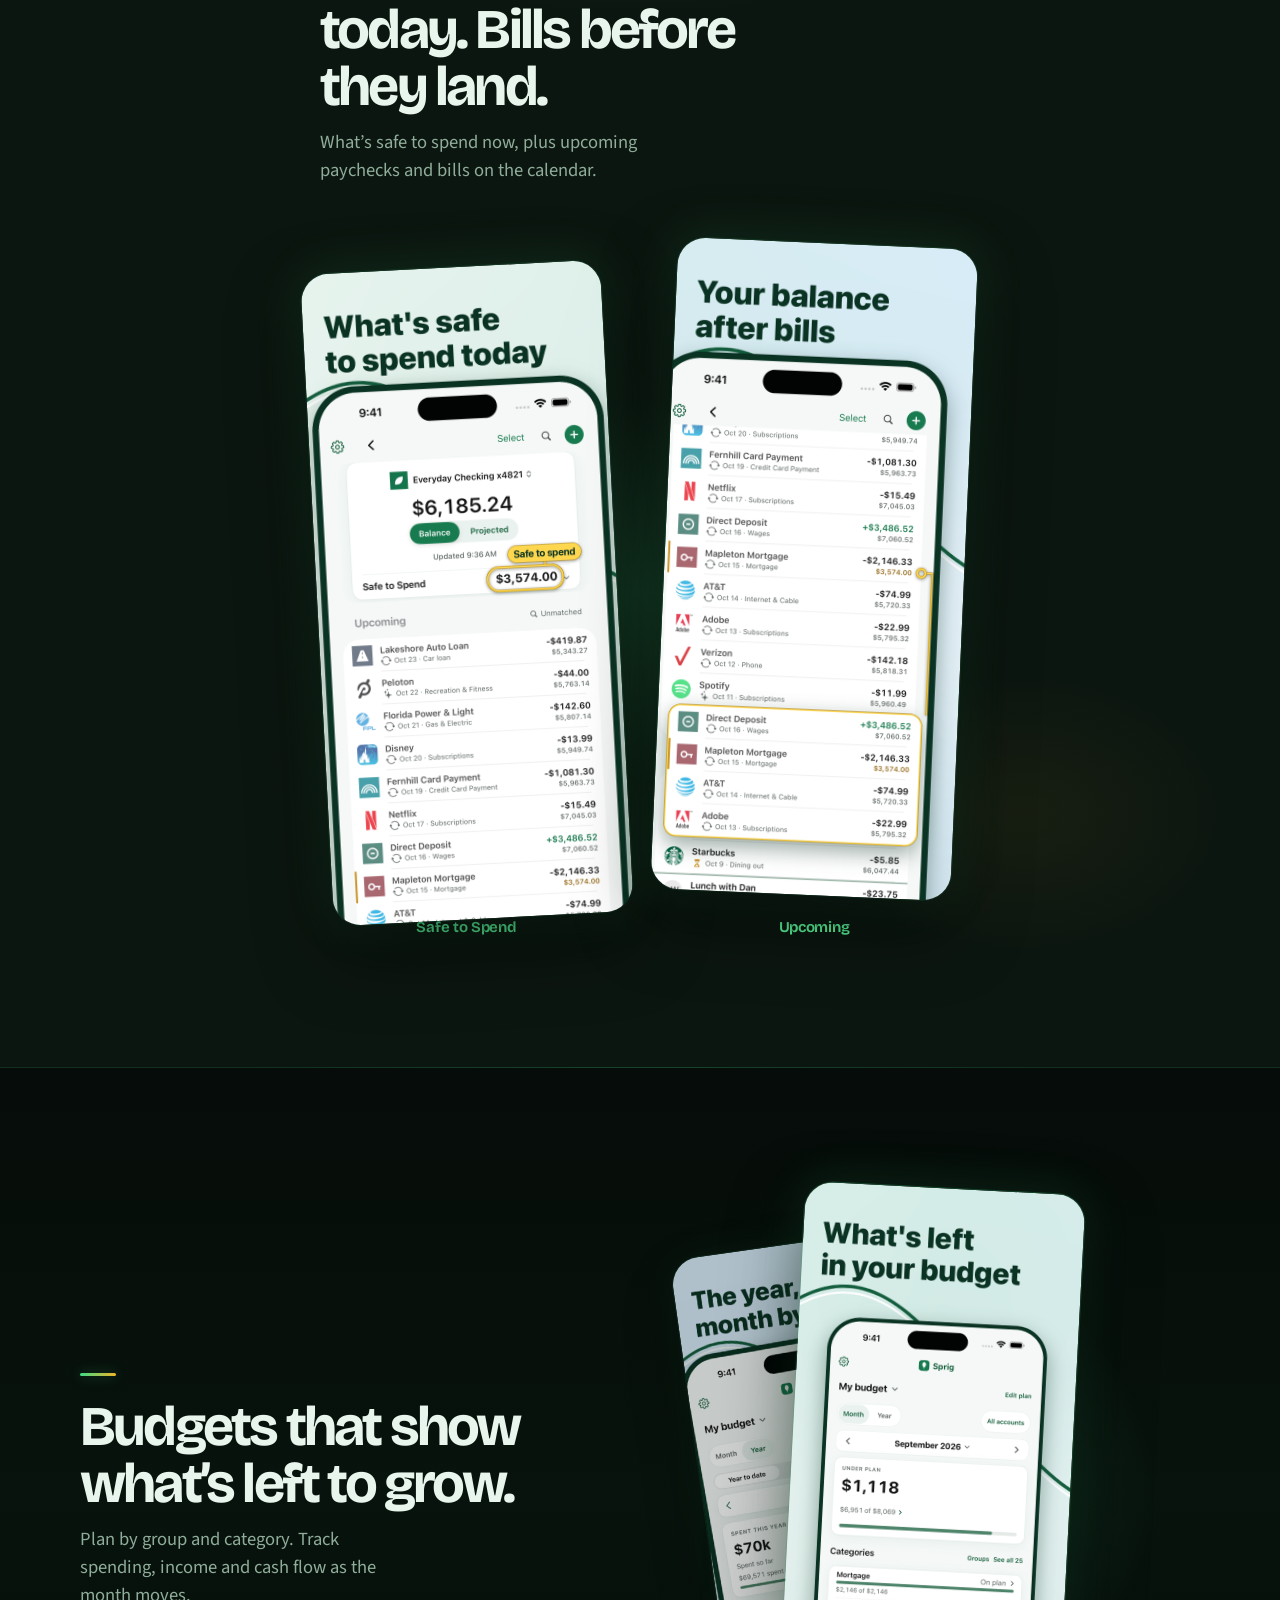
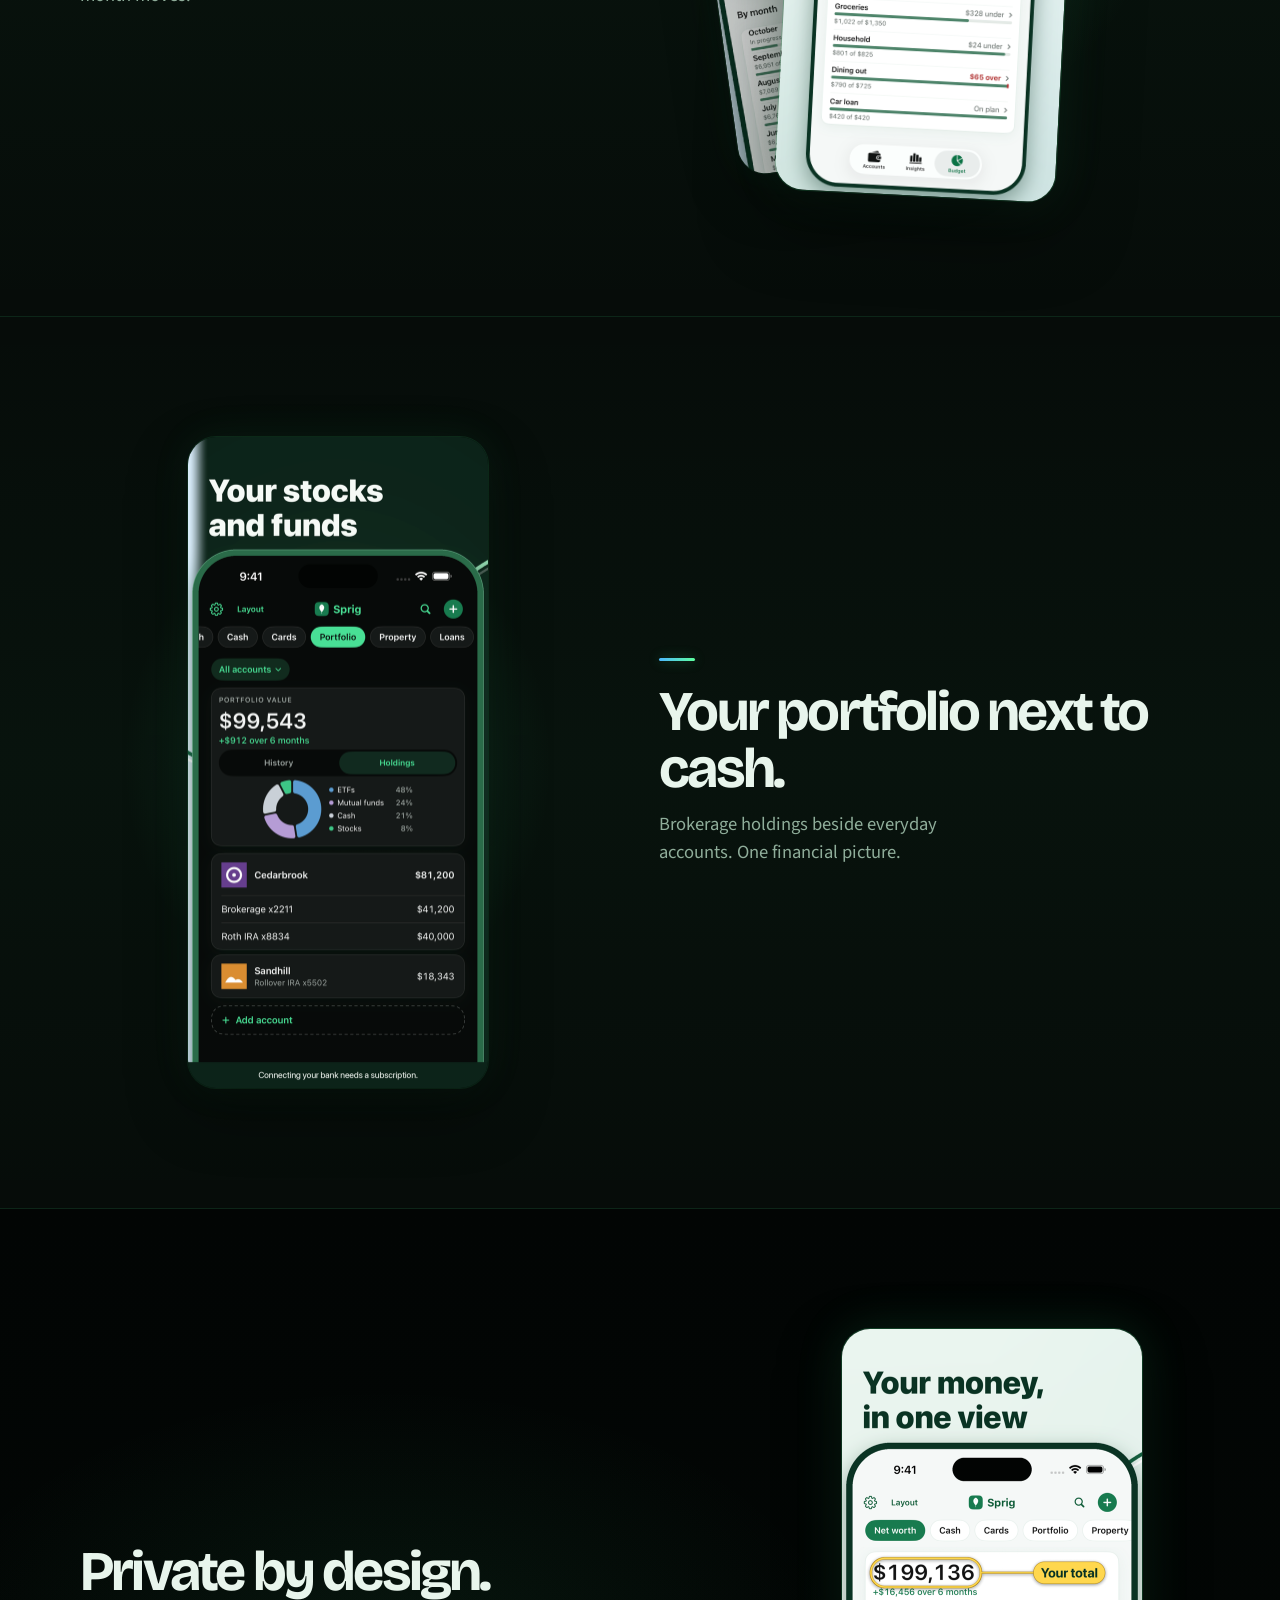
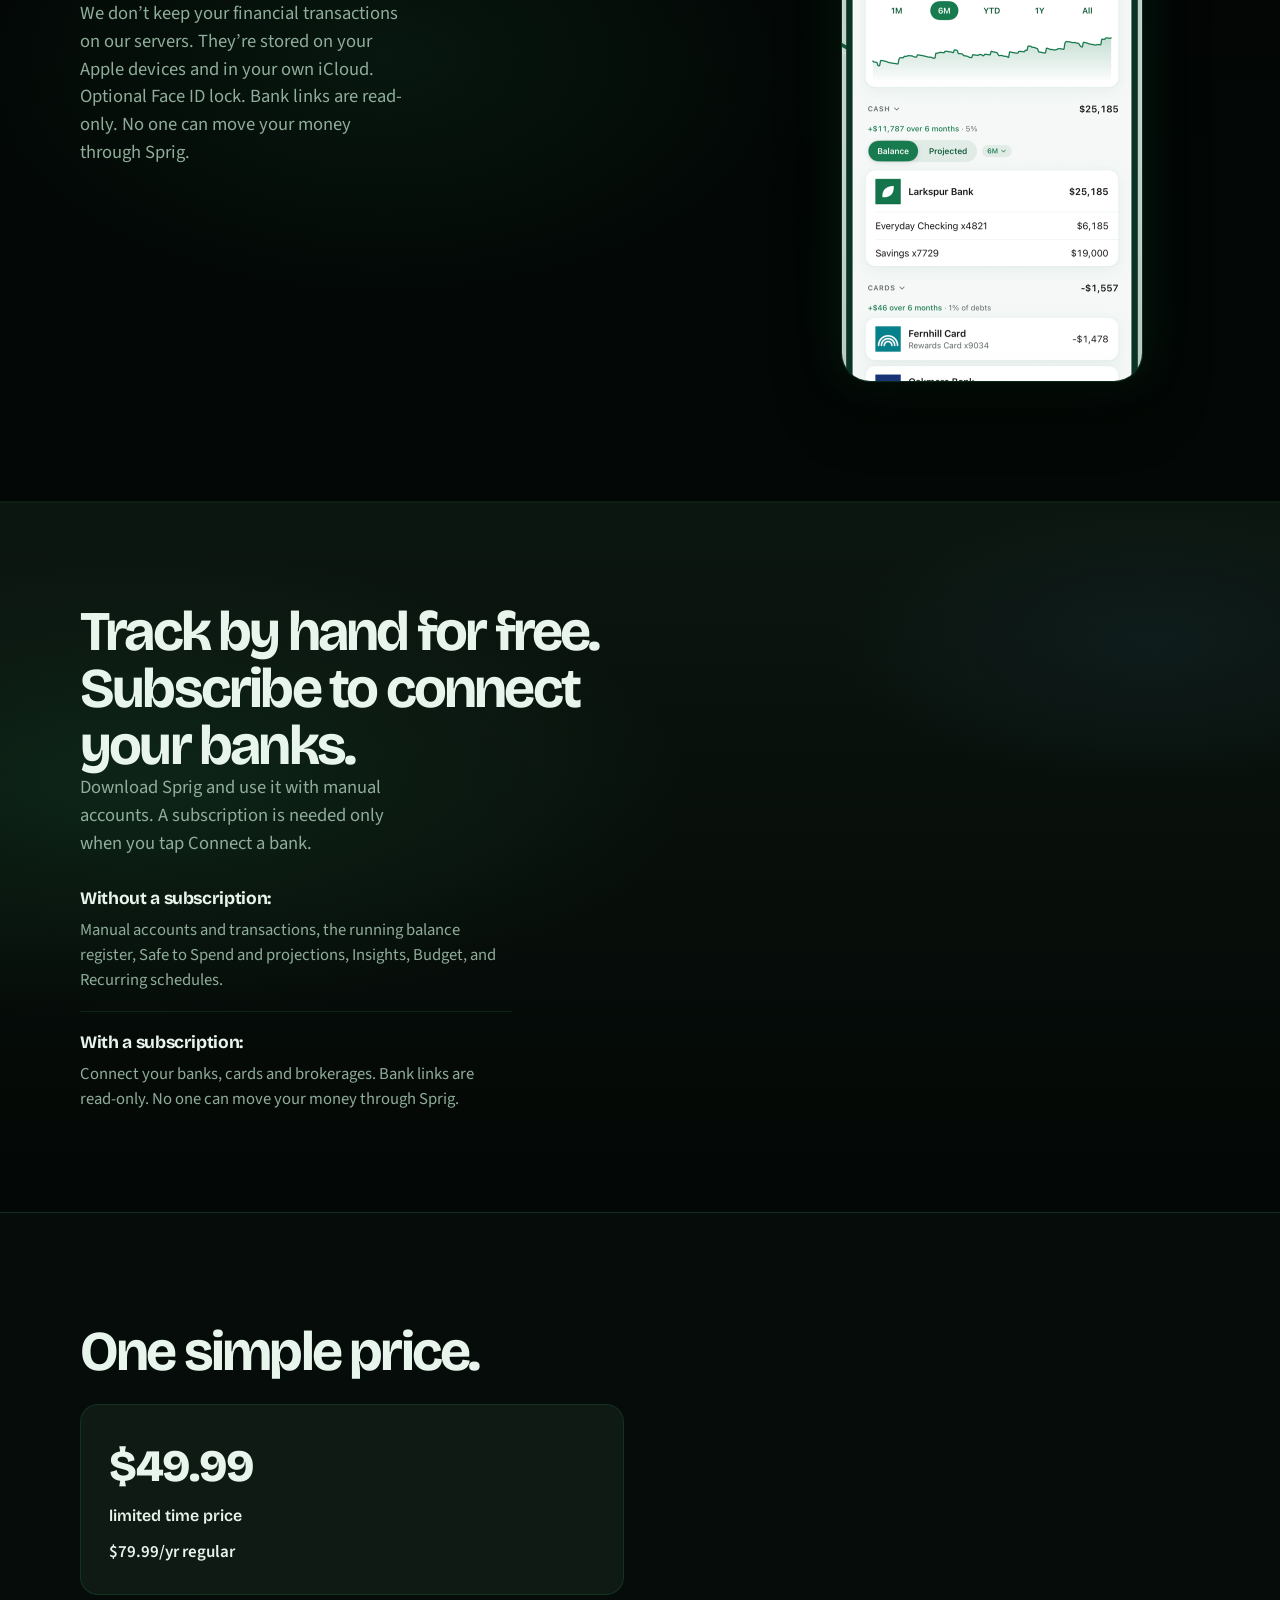
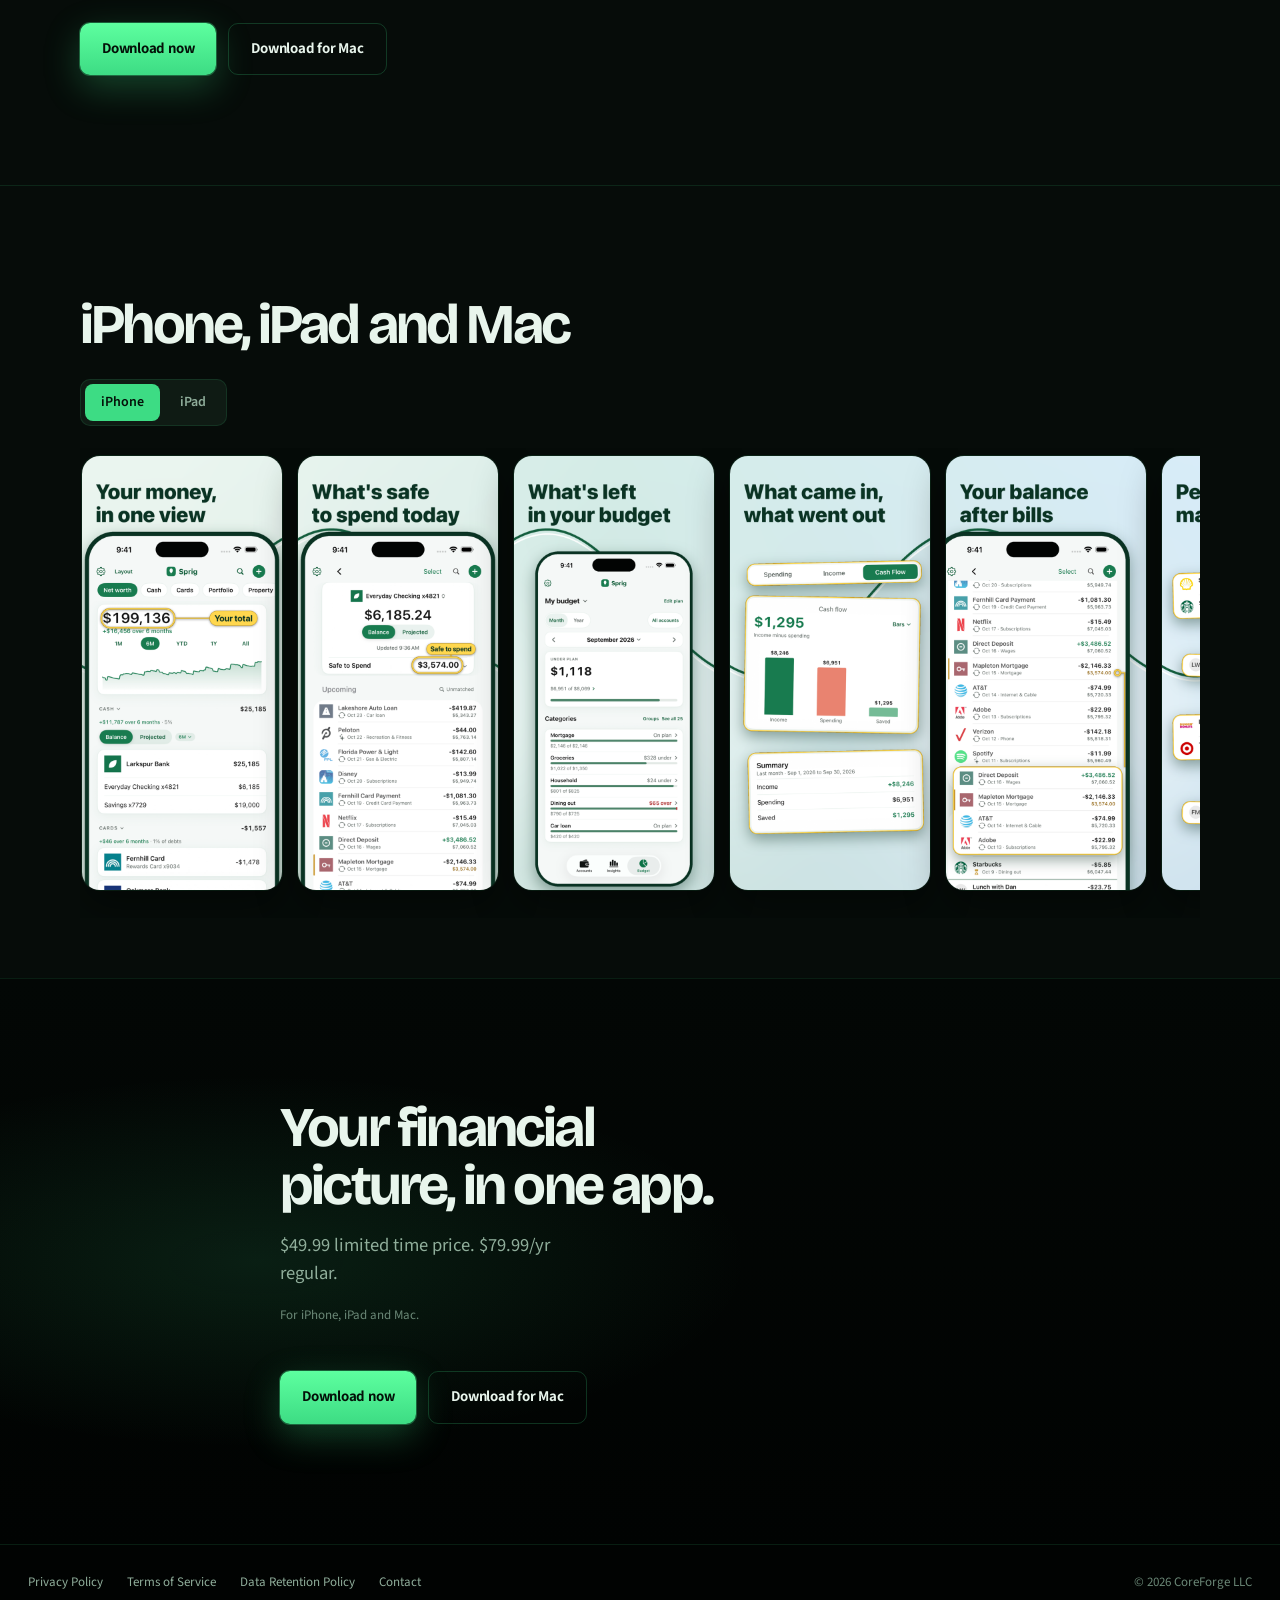
<file: switch/index.html>
<!DOCTYPE html>
<html lang="en">
<head>
<meta charset="UTF-8" />
<title>Sprig | Sprig</title>
<meta name="robots" content="noindex" />
<link rel="canonical" href="https://heysprig.com/" />
<meta http-equiv="refresh" content="0; url=/" />
<script>location.replace("/");</script>
</head>
<body>
<p>This page has moved. Go to <a href="/">heysprig.com.</a></p>
</body>
</html>
</file>
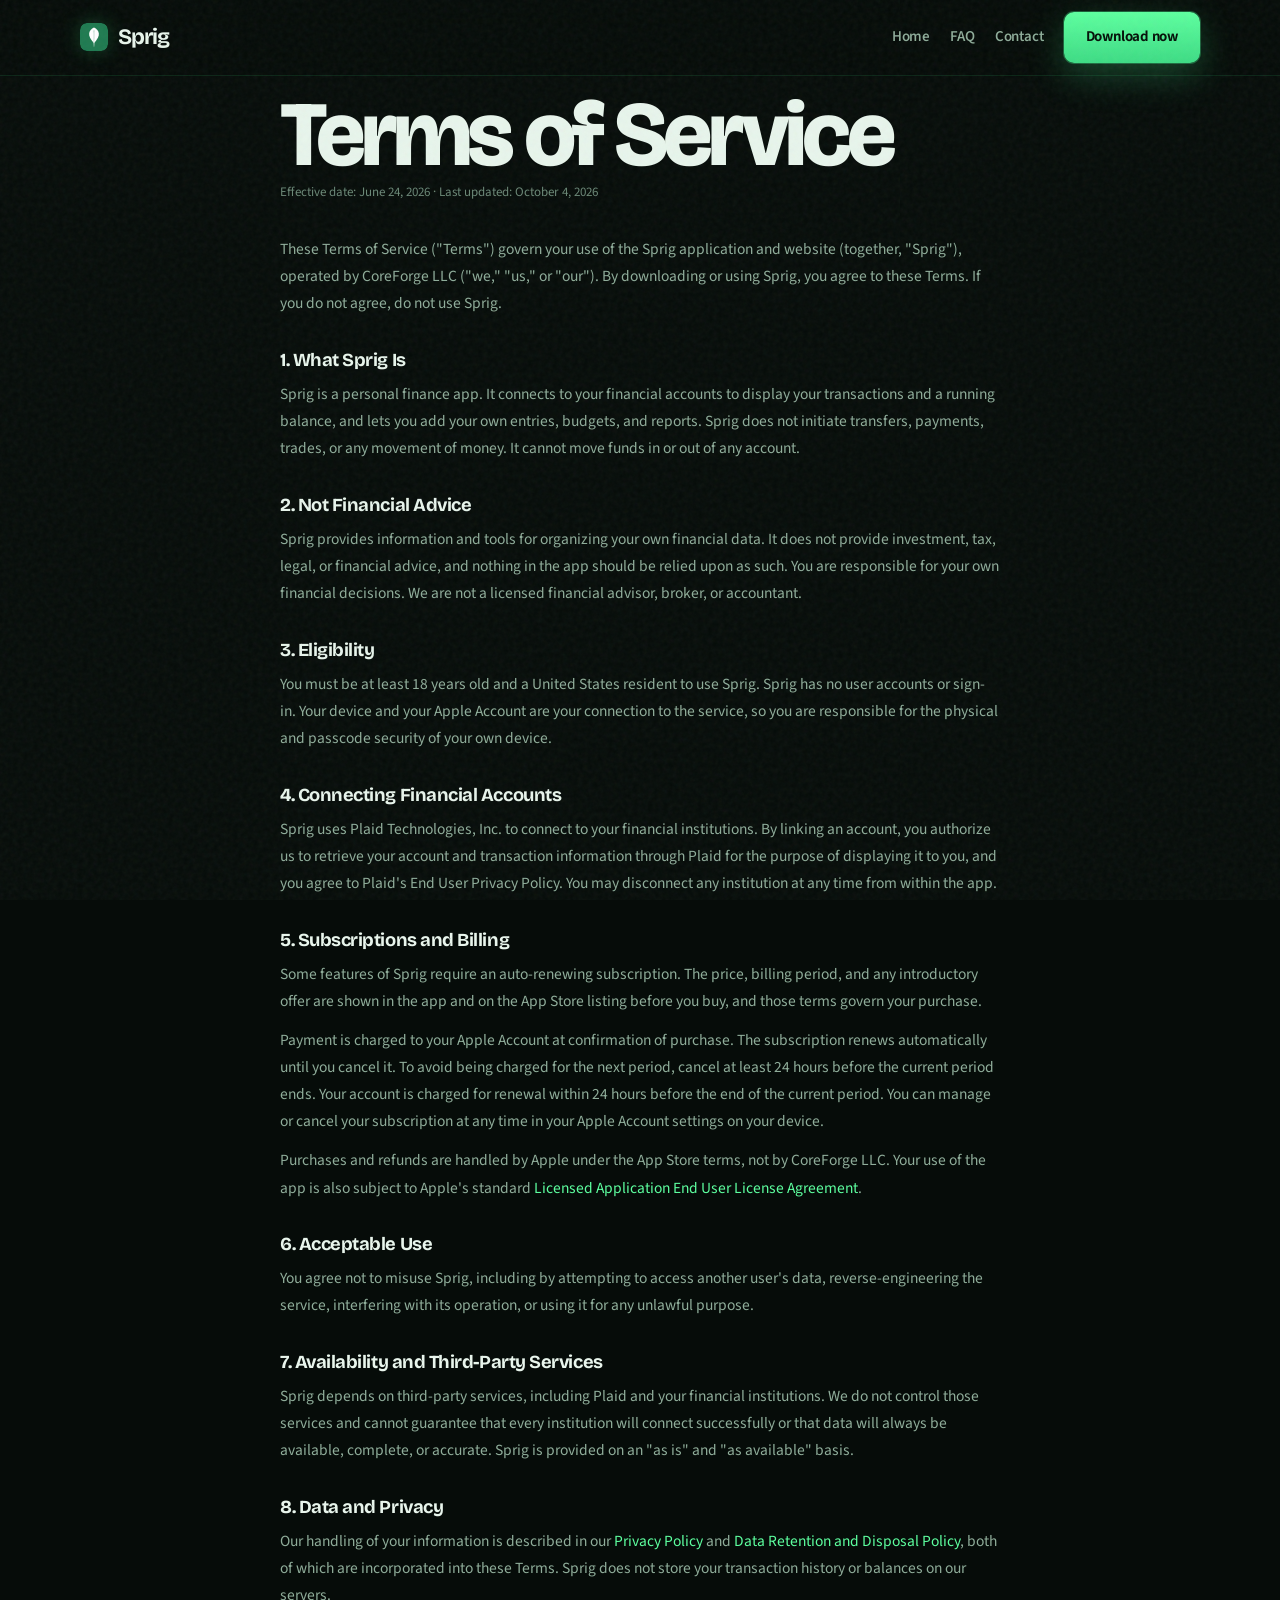
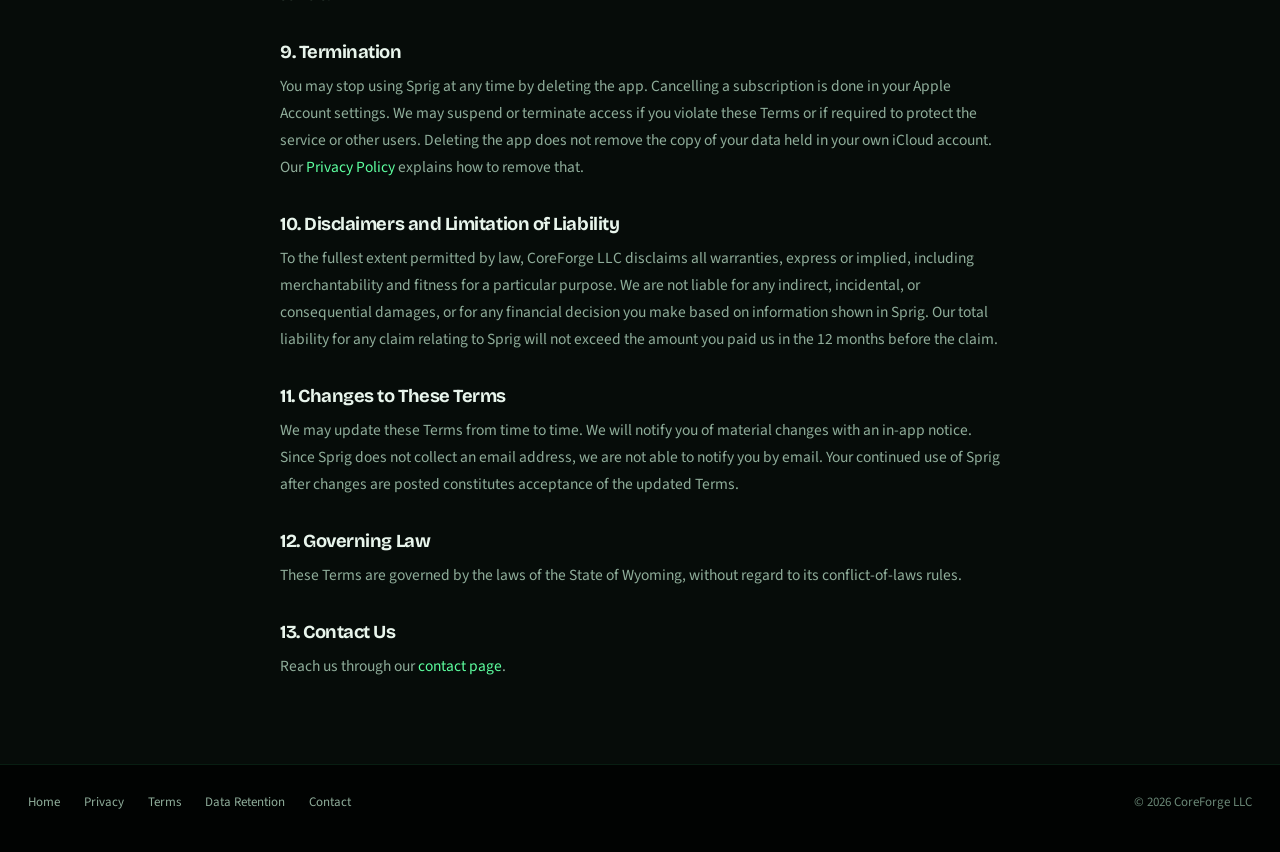
<file: terms/index.html>
<!DOCTYPE html>
<html lang="en">
<head>
<meta charset="UTF-8" />
<meta name="viewport" content="width=device-width, initial-scale=1.0" />
<link rel="icon" type="image/png" href="/favicon.png" />
<title>Terms of Service | Sprig</title>
<meta name="description" content="Sprig terms of service." />
<link rel="preconnect" href="https://fonts.googleapis.com" />
<link rel="preconnect" href="https://fonts.gstatic.com" crossorigin />
<link href="https://fonts.googleapis.com/css2?family=Bricolage+Grotesque:opsz,wght@12..96,500..800&family=Source+Sans+3:wght@400;500;600;700&display=swap" rel="stylesheet" />
<link rel="stylesheet" href="/css/site.css" />
</head>
<body>
<a class="skip" href="#main">Skip to content</a>
<header class="topbar">
  <div class="wrap topbar-inner">
    <a class="brand" href="/">
      <svg viewBox="0 0 100 100" aria-hidden="true"><rect width="100" height="100" rx="23" fill="#1E7A50"/><g fill="#fff"><path d="M48.6 70 L51.4 70 L50.6 85 L49.4 85 Z"/><path d="M50 16 C69 25 77 44 50 72 C23 44 31 25 50 16 Z"/></g><path d="M49.4 26 L50.6 26 L50.3 68 L49.7 68 Z" fill="#1E7A50"/></svg>
      Sprig
    </a>
    <div class="topbar-right">
      <nav class="nav" aria-label="Primary">
        <a href="/">Home</a>
        <a href="/faq">FAQ</a>
        <a href="/contact">Contact</a>
      </nav>
      <a class="btn primary btn-nav" href="https://apps.apple.com/us/app/sprig-finance-money-budget/id6784408208" target="_blank" rel="noopener">Download now</a>
      <button class="nav-toggle" type="button" aria-expanded="false" aria-controls="nav-panel" aria-label="Open menu">
        <span></span><span></span><span></span>
      </button>
    </div>
  </div>
</header>
<div class="nav-panel" id="nav-panel">
  <a href="/">Home</a>
  <a href="/faq">FAQ</a>
  <a href="/contact">Contact</a>
  <a class="btn primary" id="nav-download-panel" href="https://apps.apple.com/us/app/sprig-finance-money-budget/id6784408208" target="_blank" rel="noopener">Download now</a>
        <a class="btn ghost" id="nav-download-panel-mac" href="https://apps.apple.com/us/app/sprig-finance-money-budget/id6784408208?platform=mac" target="_blank" rel="noopener">Download for Mac</a>
</div>
<main class="wrap prose" id="main">
<h1>Terms of Service</h1>
    <p class="updated">Effective date: June 24, 2026  ·  Last updated: October 4, 2026</p>

    <p>These Terms of Service ("Terms") govern your use of the Sprig application and website (together, "Sprig"), operated by CoreForge LLC ("we," "us," or "our"). By downloading or using Sprig, you agree to these Terms. If you do not agree, do not use Sprig.</p>

    <h2>1. What Sprig Is</h2>
    <p>Sprig is a personal finance app. It connects to your financial accounts to display your transactions and a running balance, and lets you add your own entries, budgets, and reports. Sprig does not initiate transfers, payments, trades, or any movement of money. It cannot move funds in or out of any account.</p>

    <h2>2. Not Financial Advice</h2>
    <p>Sprig provides information and tools for organizing your own financial data. It does not provide investment, tax, legal, or financial advice, and nothing in the app should be relied upon as such. You are responsible for your own financial decisions. We are not a licensed financial advisor, broker, or accountant.</p>

    <h2>3. Eligibility</h2>
    <p>You must be at least 18 years old and a United States resident to use Sprig. Sprig has no user accounts or sign-in. Your device and your Apple Account are your connection to the service, so you are responsible for the physical and passcode security of your own device.</p>

    <h2>4. Connecting Financial Accounts</h2>
    <p>Sprig uses Plaid Technologies, Inc. to connect to your financial institutions. By linking an account, you authorize us to retrieve your account and transaction information through Plaid for the purpose of displaying it to you, and you agree to Plaid's End User Privacy Policy. You may disconnect any institution at any time from within the app.</p>

    <h2>5. Subscriptions and Billing</h2>
    <p>Some features of Sprig require an auto-renewing subscription. The price, billing period, and any introductory offer are shown in the app and on the App Store listing before you buy, and those terms govern your purchase.</p>
    <p>Payment is charged to your Apple Account at confirmation of purchase. The subscription renews automatically until you cancel it. To avoid being charged for the next period, cancel at least 24 hours before the current period ends. Your account is charged for renewal within 24 hours before the end of the current period. You can manage or cancel your subscription at any time in your Apple Account settings on your device.</p>
    <p>Purchases and refunds are handled by Apple under the App Store terms, not by CoreForge LLC. Your use of the app is also subject to Apple's standard <a href="https://www.apple.com/legal/internet-services/itunes/appstore/dev/stdeula/" target="_blank" rel="noopener">Licensed Application End User License Agreement</a>.</p>

    <h2>6. Acceptable Use</h2>
    <p>You agree not to misuse Sprig, including by attempting to access another user's data, reverse-engineering the service, interfering with its operation, or using it for any unlawful purpose.</p>

    <h2>7. Availability and Third-Party Services</h2>
    <p>Sprig depends on third-party services, including Plaid and your financial institutions. We do not control those services and cannot guarantee that every institution will connect successfully or that data will always be available, complete, or accurate. Sprig is provided on an "as is" and "as available" basis.</p>

    <h2>8. Data and Privacy</h2>
    <p>Our handling of your information is described in our <a href="/privacy">Privacy Policy</a> and <a href="/data-retention">Data Retention and Disposal Policy</a>, both of which are incorporated into these Terms. Sprig does not store your transaction history or balances on our servers.</p>

    <h2>9. Termination</h2>
    <p>You may stop using Sprig at any time by deleting the app. Cancelling a subscription is done in your Apple Account settings. We may suspend or terminate access if you violate these Terms or if required to protect the service or other users. Deleting the app does not remove the copy of your data held in your own iCloud account. Our <a href="/privacy">Privacy Policy</a> explains how to remove that.</p>

    <h2>10. Disclaimers and Limitation of Liability</h2>
    <p>To the fullest extent permitted by law, CoreForge LLC disclaims all warranties, express or implied, including merchantability and fitness for a particular purpose. We are not liable for any indirect, incidental, or consequential damages, or for any financial decision you make based on information shown in Sprig. Our total liability for any claim relating to Sprig will not exceed the amount you paid us in the 12 months before the claim.</p>

    <h2>11. Changes to These Terms</h2>
    <p>We may update these Terms from time to time. We will notify you of material changes with an in-app notice. Since Sprig does not collect an email address, we are not able to notify you by email. Your continued use of Sprig after changes are posted constitutes acceptance of the updated Terms.</p>

    <!-- UNSURE: full legal entity name and Wyoming governing law/venue, liability cap wording: lawyer to confirm. -->
    <h2>12. Governing Law</h2>
    <p>These Terms are governed by the laws of the State of Wyoming, without regard to its conflict-of-laws rules.</p>

    <h2>13. Contact Us</h2>
    <p>Reach us through our <a href="/contact">contact page</a>.</p>
</main>
<footer class="site-footer">
  <a href="/">Home</a>
  <a href="/privacy">Privacy</a>
  <a href="/terms">Terms</a>
  <a href="/data-retention">Data Retention</a>
  <a href="/contact">Contact</a>
  <span>© 2026 CoreForge LLC</span>
</footer>
<script src="/js/nav.js"></script>
</body>
</html>
</file>
<file: css/site.css>
/* Sprig — dark growth-ledger identity (near-black + vivid green, not Copilot) */
*,*::before,*::after{box-sizing:border-box;margin:0;padding:0}
:root{
  --bg:#060c09;
  --bg-deep:#030705;
  --bg-lift:#0c1610;
  --ink:#e8f5ec;
  --ink-soft:#c5e0cf;
  --mute:#8fad9a;
  --mute-2:#6a8776;
  --line:rgba(61,220,132,.12);
  --line-2:rgba(61,220,132,.22);
  --green:#3ddc84;
  --green-deep:#1e9e58;
  --green-bright:#5dff9f;
  --leaf:#2ecc71;
  --amber:#f0b429;
  --sky:#4db8ff;
  --coral:#ff7a6e;
  --mint:#0f2a1c;
  --surface:#0e1a13;
  --surface-2:#122018;
  --glow:rgba(61,220,132,.18);
  --wrap:1120px;
  --pad:28px;
  --display:"Bricolage Grotesque","Avenir Next",Arial,sans-serif;
  --body:"Source Sans 3","Segoe UI",Helvetica,Arial,sans-serif;
  --focus:0 0 0 3px rgba(61,220,132,.4);
}
html{scroll-behavior:smooth;overflow-x:clip}
body{
  font-family:var(--body);
  background:var(--bg);
  color:var(--ink);
  -webkit-font-smoothing:antialiased;
  font-size:17px;line-height:1.5;
  min-height:100vh;overflow-x:clip;
}
/* Soft vignette grain on dark soil */
body::before{
  content:"";position:fixed;inset:0;pointer-events:none;z-index:9999;opacity:.055;
  background-image:url("data:image/svg+xml,%3Csvg viewBox='0 0 200 200' xmlns='http://www.w3.org/2000/svg'%3E%3Cfilter id='n'%3E%3CfeTurbulence type='fractalNoise' baseFrequency='0.9' numOctaves='4' stitchTiles='stitch'/%3E%3C/filter%3E%3Crect width='100%25' height='100%25' filter='url(%23n)'/%3E%3C/svg%3E");
}
a{color:inherit}
img,svg,video{display:block;max-width:100%;height:auto}
img{object-fit:contain}
button,input,select,textarea{font:inherit}
:focus-visible{outline:none;box-shadow:var(--focus);border-radius:6px}

.skip{position:absolute;left:-9999px}
.skip:focus{left:16px;top:16px;z-index:100;padding:10px 14px;background:var(--green);color:#041008;border-radius:8px;font-weight:600}

.wrap{width:min(100% - (var(--pad) * 2),var(--wrap));margin-inline:auto}

/* Sticky nav */
.topbar{
  position:sticky;top:0;z-index:50;
  background:rgba(6,12,9,.88);
  backdrop-filter:blur(16px) saturate(140%);
  -webkit-backdrop-filter:blur(16px) saturate(140%);
  border-bottom:1px solid var(--line);
}
.topbar-inner{
  display:flex;align-items:center;justify-content:space-between;gap:16px;
  min-height:64px;padding:12px 0;
}
.brand{
  display:inline-flex;align-items:center;gap:10px;
  font-family:var(--display);font-weight:700;font-size:22px;
  letter-spacing:-.04em;text-decoration:none;flex:none;color:var(--ink);
}
.brand svg{width:28px;height:28px;border-radius:7px;box-shadow:0 0 20px rgba(61,220,132,.25)}
.topbar-right{display:flex;align-items:center;gap:8px 20px;justify-content:flex-end}
.nav{display:flex;align-items:center;gap:4px 20px}
.nav a{
  color:var(--mute);text-decoration:none;font-size:15px;font-weight:560;
  letter-spacing:-.01em;transition:color .15s;white-space:nowrap;
}
.nav a:hover,.nav a[aria-current="page"]{color:var(--green-bright)}
.btn-nav{padding:11px 18px;font-size:14px;white-space:nowrap}
.nav-toggle{
  display:none;width:44px;height:44px;border:1px solid var(--line);border-radius:10px;
  background:rgba(18,32,24,.7);cursor:pointer;place-items:center;padding:0;position:relative;z-index:60;
}
.nav-toggle span{
  display:block;width:18px;height:1.5px;background:var(--ink);border-radius:2px;
  transition:transform .28s ease,opacity .2s ease;position:absolute;left:13px;
}
.nav-toggle span:nth-child(1){top:16px}
.nav-toggle span:nth-child(2){top:21px}
.nav-toggle span:nth-child(3){top:26px}
.nav-toggle[aria-expanded="true"] span:nth-child(1){transform:translateY(5px) rotate(45deg)}
.nav-toggle[aria-expanded="true"] span:nth-child(2){opacity:0}
.nav-toggle[aria-expanded="true"] span:nth-child(3){transform:translateY(-5px) rotate(-45deg)}
.nav-panel{display:none}
html.nav-open{overflow:hidden}

.btn{
  display:inline-flex;align-items:center;justify-content:center;gap:8px;
  padding:14px 22px;border-radius:10px;font-weight:650;font-size:15px;
  letter-spacing:-.015em;text-decoration:none;border:0;cursor:pointer;
  transition:transform .18s ease,background .18s ease,box-shadow .18s ease;
}
.btn:hover{transform:translateY(-1px)}
.btn.primary{
  background:linear-gradient(180deg,var(--green-bright),var(--green));
  color:#041008;
  box-shadow:0 0 0 1px rgba(61,220,132,.35),0 12px 36px rgba(61,220,132,.28);
}
.btn.primary:hover{background:linear-gradient(180deg,#7dffb0,var(--green-bright));box-shadow:0 0 0 1px rgba(93,255,159,.45),0 14px 40px rgba(61,220,132,.38)}
.btn.ghost{background:transparent;border:1px solid var(--line-2);color:var(--ink)}
.btn.ghost:hover{background:rgba(61,220,132,.08);border-color:var(--green)}
.btn.full{width:100%}

h1,h2,h3{font-family:var(--display);font-weight:700;letter-spacing:-.045em;line-height:1.02;color:var(--ink)}
h1{font-size:clamp(48px,7.5vw,92px);font-weight:780;letter-spacing:-.055em}
h2{font-size:clamp(34px,4.8vw,56px);max-width:14ch;letter-spacing:-.05em}
h3{font-size:clamp(22px,2.4vw,30px);letter-spacing:-.03em}
.lead{color:var(--mute);font-size:clamp(17px,1.45vw,20px);line-height:1.5;max-width:36ch}
.fine{color:var(--mute-2);font-size:13px;line-height:1.55;margin-top:14px}
.hero-actions{display:flex;flex-wrap:wrap;gap:12px;margin-top:28px}
.hero-meta{position:relative;z-index:2;margin-top:20px;color:var(--ink);font-size:14px;max-width:42ch;line-height:1.55}
.hero-meta .plat{display:block;margin-top:8px;color:var(--ink);font-size:13px}
.hero-meta-switch{position:relative;z-index:2;margin-top:14px;font-size:14px}
.hero-meta-switch a{color:var(--ink);text-decoration:underline;text-underline-offset:3px}
.hero-meta-switch a:hover{color:var(--green-bright)}

/* Test drive band */
.testdrive-band{
  padding:clamp(64px,9vw,100px) 0;
  background:
    radial-gradient(ellipse 80% 60% at 10% 40%,rgba(61,220,132,.1),transparent 55%),
    radial-gradient(ellipse 50% 40% at 90% 20%,rgba(77,184,255,.06),transparent 50%),
    linear-gradient(180deg,var(--bg-lift),var(--bg-deep));
  border-block:1px solid var(--line);
}
.testdrive-band h2{max-width:16ch}
.testdrive-list{
  list-style:none;margin-top:28px;display:grid;gap:18px;max-width:54ch;
}
.testdrive-list li{
  padding:18px 0 0;border-top:1px solid var(--line);
  color:var(--mute);font-size:clamp(16px,1.3vw,18px);line-height:1.5;
}
.testdrive-list li:first-child{border-top:0;padding-top:0}
.testdrive-list strong{display:block;color:var(--ink);font-family:var(--display);font-weight:700;letter-spacing:-.02em;margin-bottom:6px;font-size:1.05em}

/* ========== GROWTH LEDGER HERO ========== */
.grow-hero{
  position:relative;overflow:clip;
  border-bottom:1px solid var(--line);
  background:
    radial-gradient(ellipse 90% 70% at 75% 40%,rgba(61,220,132,.16),transparent 55%),
    radial-gradient(ellipse 50% 40% at 15% 80%,rgba(77,184,255,.07),transparent 50%),
    radial-gradient(ellipse 40% 30% at 90% 10%,rgba(240,180,41,.06),transparent 45%),
    linear-gradient(165deg,var(--bg-deep) 0%,#08140e 40%,var(--bg) 100%);
  min-height:min(94vh,980px);
  padding:36px 0 0;
}
.grow-hero::after{
  content:"";position:absolute;inset:auto 0 0;height:180px;pointer-events:none;
  background:linear-gradient(180deg,transparent,rgba(3,7,5,.65));
  z-index:2;
}
.hero-orbs{position:absolute;inset:0;pointer-events:none;z-index:0;overflow:hidden}
.orb{position:absolute;border-radius:50%;filter:blur(60px);opacity:.55;animation:orbDrift 12s ease-in-out infinite}
.orb-green{width:420px;height:420px;right:8%;top:12%;background:rgba(61,220,132,.35)}
.orb-sky{width:280px;height:280px;left:18%;bottom:18%;background:rgba(77,184,255,.18);animation-delay:-4s}
.orb-amber{width:200px;height:200px;right:28%;bottom:8%;background:rgba(240,180,41,.14);animation-delay:-7s}
@keyframes orbDrift{
  0%,100%{transform:translate(0,0) scale(1)}
  50%{transform:translate(12px,-18px) scale(1.06)}
}
.stem{
  position:absolute;left:clamp(12px,4vw,48px);top:0;bottom:0;width:40px;
  pointer-events:none;z-index:0;opacity:.7;
  filter:drop-shadow(0 0 12px rgba(61,220,132,.35));
}
.stem-svg{width:40px;height:100%}
.stem-path{
  stroke-dasharray:1200;stroke-dashoffset:1200;
  animation:drawStem 1.6s cubic-bezier(.22,1,.36,1) .15s forwards;
}
.stem-leaves{opacity:0;animation:leafIn .8s ease .9s forwards}
@keyframes drawStem{to{stroke-dashoffset:0}}
@keyframes leafIn{to{opacity:1}}

.grow-hero-grid{
  position:relative;z-index:1;
  display:grid;grid-template-columns:minmax(0,1fr) minmax(0,1.15fr);
  gap:clamp(20px,4vw,48px);align-items:end;
  min-height:min(86vh,900px);
}
.grow-copy{padding:24px 0 64px;text-align:left}
.grow-brand{
  font-size:clamp(84px,14vw,168px);font-weight:800;letter-spacing:-.075em;
  line-height:.84;margin:0 0 16px;
  background:linear-gradient(135deg,#fff 10%,var(--green-bright) 55%,var(--leaf) 100%);
  -webkit-background-clip:text;background-clip:text;color:transparent;
  filter:drop-shadow(0 0 40px rgba(61,220,132,.25));
  animation:riseSoft .85s .05s both;
}
.grow-line{
  font-family:var(--display);font-size:clamp(26px,3.2vw,40px);
  font-weight:650;letter-spacing:-.04em;line-height:1.08;
  color:var(--ink-soft);margin:0 0 16px;
  animation:riseSoft .85s .1s both;
}
.grow-copy .lead{animation:riseSoft .85s .16s both}
.grow-copy .hero-actions{animation:riseSoft .85s .22s both}
.grow-copy .hero-meta,.grow-copy .hero-meta-switch{animation:riseSoft .85s .28s both}
@keyframes riseSoft{
  from{opacity:0;transform:translateY(16px)}
  to{opacity:1;transform:none}
}

/* Green-forward growth chart + rising phone */
.growth-viz{
  position:relative;display:grid;align-items:end;justify-items:end;
  min-height:min(78vh,820px);padding-bottom:0;
}
.growth-chart{
  position:absolute;left:0;top:8%;width:min(420px,70%);
  z-index:1;opacity:.92;
  filter:drop-shadow(0 0 28px rgba(61,220,132,.28));
  animation:riseSoft 1s .2s both;
  mix-blend-mode:screen;
}
.gv-label{fill:var(--mute);font-size:13px;font-family:var(--body)}
.gv-value{fill:var(--ink);font-size:34px;font-weight:750;font-family:var(--display);letter-spacing:-.04em}
.gv-line{
  stroke-dasharray:700;stroke-dashoffset:700;
  animation:drawStem 1.4s cubic-bezier(.22,1,.36,1) .4s forwards;
  filter:drop-shadow(0 0 8px rgba(61,220,132,.6));
}
.gv-area{opacity:0;animation:leafIn .9s ease .9s forwards}
.gv-nodes,.gv-sprig{opacity:0;animation:leafIn .6s ease 1.1s forwards}
.growth-phone{
  position:relative;z-index:2;
  width:min(340px,78%);
  margin-right:clamp(0px,2vw,24px);
  animation:sproutUp 1.1s cubic-bezier(.22,1,.36,1) .25s both;
}
.growth-phone::before{
  content:"";position:absolute;inset:-8% -18% 10%;z-index:-1;border-radius:50%;
  background:radial-gradient(ellipse at center,rgba(61,220,132,.28),transparent 65%);
  animation:pulseGlow 4.5s ease-in-out infinite;
}
.growth-phone img{
  width:100%;height:auto;object-fit:contain;
  border-radius:36px 36px 0 0;
  box-shadow:
    0 0 0 1px rgba(61,220,132,.2),
    -28px 8px 80px rgba(0,0,0,.55),
    0 24px 64px rgba(61,220,132,.18);
}
@keyframes sproutUp{
  from{opacity:0;transform:translateY(64px) scale(.96)}
  to{opacity:1;transform:none}
}
@keyframes pulseGlow{
  0%,100%{opacity:.7;transform:scale(1)}
  50%{opacity:1;transform:scale(1.05)}
}
@media (prefers-reduced-motion:no-preference){
  .growth-phone{animation:sproutUp 1.1s cubic-bezier(.22,1,.36,1) .25s both, sway 8s 1.4s ease-in-out infinite}
}
@keyframes sway{
  0%,100%{transform:translateY(0)}
  50%{transform:translateY(-7px)}
}

/* Ledger strip */
.ledger{
  padding:clamp(64px,9vw,110px) 0 0;border-bottom:1px solid var(--line);
  background:
    radial-gradient(ellipse 70% 40% at 50% 100%,rgba(61,220,132,.08),transparent 55%),
    transparent;
}
.ledger-head{max-width:640px;margin-bottom:36px;position:relative}
.ledger-head::before{
  content:"";display:block;width:48px;height:3px;border-radius:2px;margin-bottom:22px;
  background:linear-gradient(90deg,var(--green-bright),var(--sky));
  box-shadow:0 0 16px rgba(61,220,132,.45);
}
.ledger-head .lead{margin-top:14px}
.ledger-device{
  display:flex;justify-content:center;align-items:flex-start;
  padding:12px 0 clamp(56px,8vw,96px);
  background:transparent;
}
.ledger-device img,
.shot.ipad{
  width:min(560px,86vw);
  max-width:100%;
  height:auto;
  object-fit:contain;
  border-radius:18px;
  background:transparent;
  box-shadow:
    0 0 0 1px rgba(61,220,132,.22),
    0 28px 70px rgba(0,0,0,.55),
    0 0 48px rgba(61,220,132,.12);
}

/* Frond chapters */
.frond{
  padding:clamp(72px,10vw,120px) 0;
  border-bottom:1px solid var(--line);
  background:linear-gradient(180deg,transparent,rgba(61,220,132,.03) 50%,transparent);
}
.frond-grid{
  display:grid;grid-template-columns:1fr 1.05fr;gap:clamp(28px,5vw,64px);
  align-items:center;
}
.frond.invert .frond-copy{order:2}
.frond.invert .frond-visual{order:1}
.frond-copy{position:relative}
.frond-copy::before{
  content:"";display:block;width:36px;height:3px;border-radius:2px;margin-bottom:22px;
  background:linear-gradient(90deg,var(--green),var(--amber));
  box-shadow:0 0 12px rgba(61,220,132,.35);
}
.frond.invert .frond-copy::before{background:linear-gradient(90deg,var(--sky),var(--green-bright))}
.frond-copy .lead{margin-top:14px}
.frond-visual{position:relative;display:grid;place-items:center}
.frond-visual::after{
  content:"";position:absolute;inset:12% 8%;z-index:-1;border-radius:40%;
  background:radial-gradient(ellipse at center,rgba(61,220,132,.16),transparent 70%);
  pointer-events:none;
}
.frond-mark{
  position:absolute;left:4%;top:8%;width:72px;height:auto;
  color:var(--green);opacity:.45;pointer-events:none;
  filter:drop-shadow(0 0 10px rgba(61,220,132,.4));
}
.shot{
  width:auto;max-width:100%;height:auto;object-fit:contain;
  border-radius:18px;background:transparent;
  box-shadow:0 24px 60px rgba(0,0,0,.4),0 0 0 1px var(--line),0 0 40px rgba(61,220,132,.08);
}
.shot.phone{
  width:min(300px,72%);height:auto;
  margin-inline:auto;border-radius:28px;object-fit:contain;
}
.shot.wide,
.shot.ipad{
  width:min(560px,100%);height:auto;
  margin-inline:auto;border-radius:18px;object-fit:contain;
}
.frond-pair{
  min-height:min(520px,70vw);width:100%;
  place-items:center;
}
.frond-pair .phone-back{
  position:absolute;width:min(240px,58%);height:auto;object-fit:contain;
  left:8%;top:6%;
  transform:rotate(-8deg) translateY(18px);opacity:.88;z-index:1;
  filter:brightness(.92);
}
.frond-pair .phone-front{
  position:relative;z-index:2;width:min(280px,66%);height:auto;object-fit:contain;
  transform:rotate(3deg);
  box-shadow:0 28px 70px rgba(0,0,0,.55),0 0 0 1px rgba(61,220,132,.25),0 0 48px rgba(61,220,132,.14);
}
.frond.invert .frond-pair .phone-back{left:auto;right:6%;transform:rotate(7deg) translateY(22px)}
.frond.invert .frond-pair .phone-front{transform:rotate(-2.5deg)}

/* Canopy */
.canopy{
  padding:clamp(72px,10vw,120px) 0;
  border-bottom:1px solid var(--line);
  background:
    radial-gradient(700px 360px at 50% 0%,rgba(61,220,132,.12),transparent 60%),
    radial-gradient(400px 280px at 80% 80%,rgba(240,180,41,.05),transparent 50%),
    var(--bg-lift);
}
.canopy-copy{max-width:640px;margin-bottom:40px;position:relative}
.canopy-copy::before{
  content:"";display:block;width:48px;height:3px;border-radius:2px;margin-bottom:22px;
  background:linear-gradient(90deg,var(--amber),var(--green-bright));
  box-shadow:0 0 16px rgba(240,180,41,.35);
}
.canopy-copy .lead{margin-top:14px}
.canopy-row{
  display:flex;justify-content:center;align-items:flex-end;
  gap:clamp(20px,4vw,48px);padding:24px var(--pad) 8px;
  position:relative;
}
.canopy-row::before{
  content:"";position:absolute;left:50%;top:40%;width:min(640px,90%);height:55%;
  transform:translate(-50%,-30%);border-radius:50%;pointer-events:none;
  background:radial-gradient(ellipse at center,rgba(61,220,132,.14),transparent 68%);
}
.canopy-row figure{margin:0;text-align:center;position:relative;z-index:1}
.canopy-row img{
  width:min(300px,44vw);height:auto;object-fit:contain;
  border-radius:28px;
  box-shadow:0 28px 70px rgba(0,0,0,.55),0 0 0 1px var(--line),0 0 48px rgba(61,220,132,.16);
  background:transparent;
}
.canopy-row figure:first-child img{transform:rotate(-3deg) translateY(18px)}
.canopy-row figure:last-child img{transform:rotate(2.5deg) translateY(-6px)}
.canopy-row figcaption{
  margin-top:16px;font-family:var(--display);font-size:15px;font-weight:650;
  letter-spacing:-.02em;color:var(--green-bright);
}

/* Soil / privacy — deeper black-green */
.soil{
  padding:clamp(72px,10vw,120px) 0;
  border-bottom:1px solid var(--line);
  background:
    radial-gradient(ellipse 60% 50% at 30% 50%,rgba(61,220,132,.08),transparent 60%),
    linear-gradient(180deg,#020504,var(--bg-deep));
  color:var(--ink);
}
.soil h2{color:var(--ink)}
.soil .lead{color:var(--mute)}
.soil-grid{display:grid;grid-template-columns:1.1fr .7fr;gap:48px;align-items:center}
.soil .shot.phone{box-shadow:0 24px 60px rgba(0,0,0,.55),0 0 0 1px rgba(61,220,132,.25),0 0 48px rgba(61,220,132,.15)}

.video-band{padding:clamp(72px,10vw,110px) 0;border-bottom:1px solid var(--line)}
.video-shell{display:grid;grid-template-columns:1fr .7fr;gap:48px;align-items:center}
.video-phone{
  width:min(260px,70vw);margin-inline:auto;aspect-ratio:9/16;border-radius:28px;
  overflow:hidden;background:#020504;
  box-shadow:0 24px 60px rgba(0,0,0,.5),0 0 0 1px var(--line),0 0 40px rgba(61,220,132,.12);
}

.price-band{padding:clamp(72px,10vw,110px) 0;border-bottom:1px solid var(--line)}
.price-band h2{max-width:18ch}
.price-band .lead{margin-top:16px;max-width:42ch}
.price-line{
  margin-top:28px;display:flex;flex-wrap:wrap;gap:12px 28px;align-items:baseline;
  font-family:var(--display);font-size:clamp(22px,3vw,32px);letter-spacing:-.03em;
  color:var(--green-bright);
}
.price-line span{color:var(--mute);font-family:var(--body);font-size:15px;letter-spacing:0}

.sr-only{
  position:absolute;width:1px;height:1px;padding:0;margin:-1px;overflow:hidden;
  clip:rect(0,0,0,0);white-space:nowrap;border:0;
}
.compare-scroll{
  margin-top:36px;overflow-x:auto;-webkit-overflow-scrolling:touch;
  border:1px solid var(--line);border-radius:16px;
  background:linear-gradient(180deg,rgba(61,220,132,.06),rgba(18,32,24,.55));
  box-shadow:0 24px 60px rgba(0,0,0,.28);
}
.compare-table{
  width:100%;min-width:720px;border-collapse:collapse;font-size:15px;line-height:1.45;
}
.compare-table th,.compare-table td{
  padding:16px 18px;text-align:left;vertical-align:top;
  border-bottom:1px solid var(--line);
}
.compare-table thead th{
  font-family:var(--display);font-size:15px;font-weight:700;letter-spacing:-.02em;
  color:var(--mute);background:rgba(3,7,5,.45);
  position:sticky;top:0;z-index:1;
}
.compare-table thead th.col-sprig,
.compare-table td.col-sprig{
  background:linear-gradient(180deg,rgba(61,220,132,.14),rgba(61,220,132,.05));
  color:var(--ink);
  box-shadow:inset 1px 0 0 rgba(61,220,132,.22),inset -1px 0 0 rgba(61,220,132,.22);
}
.compare-table thead th.col-sprig{
  color:var(--green-bright);font-size:17px;
}
.compare-table tbody th[scope="row"]{
  font-family:var(--display);font-weight:650;font-size:14px;letter-spacing:-.015em;
  color:var(--ink-soft);width:18ch;min-width:9.5rem;
  background:rgba(3,7,5,.35);
  position:sticky;left:0;z-index:2;
}
.compare-table tbody td{color:var(--mute)}
.compare-table tbody td.col-sprig{color:var(--ink);font-weight:560}
.compare-table tbody td.col-sprig strong{color:var(--green-bright);font-weight:750}
.compare-table .dash{color:var(--mute-2);opacity:.7;font-weight:500}
.compare-table tbody tr:last-child th,
.compare-table tbody tr:last-child td{border-bottom:0}
.badge-free{
  display:inline-block;margin-left:8px;padding:3px 9px;border-radius:999px;
  font-family:var(--body);font-size:11px;font-weight:700;letter-spacing:.01em;
  color:#041008;background:linear-gradient(180deg,var(--green-bright),var(--green));
  vertical-align:middle;white-space:nowrap;
}
@media (max-width:700px){
  .compare-scroll{margin-top:28px;border-radius:14px}
  .compare-table{min-width:640px;font-size:14px}
  .compare-table th,.compare-table td{padding:14px 12px}
  .compare-table tbody th[scope="row"]{width:7.5rem;min-width:7.5rem;font-size:13px}
  .badge-free{display:block;margin:8px 0 0;width:fit-content}
}

.gallery-band{padding:clamp(72px,10vw,110px) 0 60px}
.gallery-band .reveal h2{margin-bottom:0}
.tabs{
  display:inline-flex;gap:4px;padding:4px;margin:26px 0 22px;border-radius:10px;
  background:rgba(18,32,24,.8);border:1px solid var(--line);
}
.tabs button{
  font:inherit;font-size:14px;font-weight:600;color:var(--mute);background:none;border:0;
  border-radius:8px;padding:8px 16px;cursor:pointer;
}
.tabs button[aria-selected="true"]{background:var(--green);color:#041008}
.shot-row{
  display:flex;gap:16px;overflow-x:auto;padding:8px 2px 28px;
  scroll-snap-type:x mandatory;scroll-padding-inline:2px;
  -webkit-overflow-scrolling:touch;align-items:stretch;
}
.shot-card{
  flex:0 0 auto;scroll-snap-align:center;scroll-snap-stop:normal;
  border-radius:18px;overflow:hidden;
  background:#0a120e;
  box-shadow:0 16px 40px rgba(0,0,0,.4),0 0 0 1px var(--line);
  transition:transform .2s ease,box-shadow .2s ease;
}
.shot-card:hover{
  transform:translateY(-3px);
  box-shadow:0 20px 48px rgba(0,0,0,.5),0 0 24px rgba(61,220,132,.15);
}
.shot-card img{
  display:block;width:100%;height:100%;
  object-fit:cover;object-position:center top;
  border-radius:0;box-shadow:none;background:#0a120e;
}
.shot-card--iphone{
  width:200px;aspect-ratio:600/1303;
}
.shot-card--ipad{
  width:min(300px,78vw);aspect-ratio:800/1067;
}
.shot-card--mac{
  width:min(520px,85vw);aspect-ratio:16/10;
}

.closing{
  padding:clamp(80px,12vw,120px) 24px;text-align:left;
  background:
    radial-gradient(ellipse 70% 60% at 20% 50%,rgba(61,220,132,.12),transparent 55%),
    linear-gradient(180deg,var(--bg-deep),#010302);
  color:var(--ink);
  border-top:1px solid var(--line);
}
.closing .wrap{display:grid;gap:18px;max-width:720px}
.closing h2{color:var(--ink);max-width:14ch}
.closing .lead{color:var(--mute)}
.closing .fine{color:var(--mute-2);margin-top:0}
.closing .btn.ghost{border-color:var(--line-2);color:var(--ink)}

.site-footer{
  display:flex;flex-wrap:wrap;gap:14px 24px;justify-content:flex-start;align-items:center;
  padding:28px var(--pad) 40px;font-size:13px;color:var(--mute);
  background:#010302;border-top:1px solid var(--line);
}
.site-footer a{text-decoration:none;color:var(--mute)}
.site-footer a:hover{color:var(--green-bright)}
.site-footer span{color:var(--mute-2);margin-left:auto}

.html-js .reveal{opacity:0;transform:translateY(22px);transition:opacity .75s cubic-bezier(.22,1,.36,1),transform .75s cubic-bezier(.22,1,.36,1)}
.html-js .reveal.in{opacity:1;transform:none}

/* FAQ + inner pages */
.faq-page{padding:48px 0 96px;max-width:760px}
.faq-page h1{font-size:clamp(40px,6vw,64px);margin-bottom:12px}
.faq-page .lead{color:var(--mute);font-size:18px;line-height:1.5;max-width:42ch}
.faq-section{margin-top:44px}
.faq-section h2{
  font-size:1.15rem;font-weight:700;letter-spacing:-.02em;
  max-width:none;margin:0 0 4px;padding-bottom:12px;border-bottom:1px solid var(--line);
  color:var(--green-bright);font-family:var(--display);
}
.faq-list{margin-top:0}
.faq-list details{border-bottom:1px solid var(--line)}
.faq-list summary{
  list-style:none;cursor:pointer;padding:20px 36px 20px 0;font-size:18px;font-weight:650;
  letter-spacing:-.025em;position:relative;line-height:1.3;font-family:var(--display);
}
.faq-list summary::-webkit-details-marker{display:none}
.faq-list summary::after{
  content:"";position:absolute;right:4px;top:50%;width:10px;height:10px;
  border-right:2px solid var(--mute);border-bottom:2px solid var(--mute);
  transform:translateY(-70%) rotate(45deg);transition:transform .2s ease;
}
.faq-list details[open] summary::after{transform:translateY(-30%) rotate(225deg)}
.faq-list .ans{color:var(--mute);font-size:16px;line-height:1.55;padding:0 8px 20px 0;max-width:58ch}
.faq-list .ans a{color:var(--green-bright);text-decoration:none}
.faq-list .ans a:hover{text-decoration:underline}

.page-hero{padding:48px 0 12px}
.page-hero .lead{margin-top:8px}
.prose{max-width:720px;padding:12px 0 72px}
.prose h2{font-size:1.15rem;margin:2.1rem 0 .7rem;max-width:none;letter-spacing:-.025em}
.prose p,.prose li{color:var(--mute);font-size:15.5px;line-height:1.75;margin-bottom:.75rem}
.prose ul{padding-left:1.25rem;margin-bottom:.75rem}
.prose a{color:var(--green-bright);text-decoration:none}
.prose a:hover{text-decoration:underline}
.prose .updated{color:var(--mute-2);font-size:13px;margin-bottom:2rem}
.prose table{width:100%;border-collapse:collapse;margin:1rem 0 1.5rem;font-size:14px}
.prose th,.prose td{text-align:left;padding:.75rem .8rem;border-bottom:1px solid var(--line);vertical-align:top}
.prose th{color:var(--green-bright);font-weight:600;font-size:13px;letter-spacing:-.01em}

.form-card{
  background:var(--surface);border:1px solid var(--line);border-radius:14px;
  padding:26px;display:grid;gap:14px;box-shadow:0 16px 40px rgba(0,0,0,.35),0 0 32px rgba(61,220,132,.06);
}
.form-card label{display:grid;gap:7px;font-size:12.5px;color:var(--mute);font-weight:600}
.form-card input,.form-card select,.form-card textarea{
  width:100%;color:var(--ink);background:var(--bg-deep);border:1px solid var(--line-2);
  border-radius:10px;padding:12px 14px;
}
.form-card input:focus,.form-card select:focus,.form-card textarea:focus{outline:none;border-color:var(--green);box-shadow:var(--focus)}
.form-card textarea{min-height:130px;resize:vertical;line-height:1.5}
.form-card option{background:var(--bg-deep);color:var(--ink)}
.checkbox-row{display:flex;align-items:center;gap:8px;font-size:14px;color:var(--mute);font-weight:400}
.checkbox-row input{width:16px;height:16px}
.status{font-size:14px;color:var(--mute);min-height:20px}
.status.success{color:var(--green-bright);font-weight:600}
.status.error{color:var(--coral)}
.cards{display:grid;grid-template-columns:repeat(4,1fr);gap:12px;margin-top:28px}
.card{background:var(--surface);border:1px solid var(--line);border-radius:12px;padding:18px}
.card.me{border-color:rgba(61,220,132,.4);background:linear-gradient(180deg,rgba(61,220,132,.12),var(--surface));box-shadow:0 0 32px rgba(61,220,132,.08)}
.card.me h3{color:var(--green-bright)}
.card dl{margin:0}
.card dt{color:var(--mute);font-size:12px;margin-top:10px}
.card dd{margin:0;font-size:14.5px;font-weight:600;color:var(--ink)}
.hero-center{text-align:left;padding:40px 0 20px}
.hero-center h1{max-width:14ch}
.hero-center em{font-style:normal;color:var(--green-bright)}
.hero-band{
  background:
    radial-gradient(800px 420px at 90% -10%,rgba(61,220,132,.16),transparent 55%),
    radial-gradient(500px 300px at 10% 80%,rgba(77,184,255,.06),transparent 50%),
    transparent;
  border-bottom:1px solid var(--line);
}
.pill-row{display:flex;flex-wrap:wrap;gap:10px;margin-top:26px}
.pill{
  background:rgba(18,32,24,.85);border:1px solid var(--line);padding:9px 14px;border-radius:8px;font-size:13px;color:var(--mute);
}
.pill b{color:var(--green-bright)}
.site-header{display:flex;align-items:center;justify-content:space-between;gap:16px;padding:18px 0}
.sub{color:var(--mute);font-size:clamp(17px,1.4vw,19px);line-height:1.55;max-width:42ch}

.kicker,.grow-kicker,.chapter-kicker{display:none!important}

[hidden]{display:none!important}

@media (max-width:980px){
  .grow-hero-grid,.frond-grid,.video-shell,.soil-grid{grid-template-columns:1fr}
  .frond.invert .frond-copy,.frond.invert .frond-visual{order:unset}
  .grow-hero{min-height:0;padding-top:12px}
  .grow-hero::after{z-index:0}
  .grow-copy .hero-meta-switch{font-size:16px}
  .grow-copy .hero-meta{font-size:15px;line-height:1.6;margin-bottom:22px}
  .grow-copy .hero-meta .plat{font-size:14px;color:var(--ink-soft)}
  .grow-hero-grid{
    min-height:0;display:flex;flex-direction:column;gap:8px;align-items:stretch;
  }
  /* Brand first, then product phone in first viewport, then supporting copy */
  .grow-copy{display:contents;padding:0}
  .grow-brand{order:1;margin-bottom:4px}
  .growth-viz{order:2;min-height:0;justify-items:center;margin:4px 0 8px}
  .grow-line{order:3}
  .grow-copy .lead{order:4;max-width:42ch}
  .grow-copy .hero-actions{order:5;margin-top:18px}
  .grow-copy .hero-meta-switch{order:6}
  .grow-copy .hero-meta{order:7;margin-top:12px}
  .growth-chart{display:none}
  .growth-phone{width:min(260px,68%);margin-right:0;z-index:2}
  .growth-phone img{border-radius:28px;box-shadow:0 0 0 1px rgba(61,220,132,.25),0 20px 50px rgba(0,0,0,.55),0 0 40px rgba(61,220,132,.2)}
  .stem{display:none}
  .canopy-row{gap:16px}
  .canopy-row img{width:min(220px,46vw);border-radius:22px}
  .cards{grid-template-columns:1fr 1fr}
}
@media (max-width:800px){
  .nav-toggle{display:grid}
  .topbar-right .nav,
  .topbar-right .btn-nav{display:none}
  .nav-panel{
    display:flex;flex-direction:column;gap:8px;
    position:fixed;inset:0;z-index:55;padding:88px 24px 40px;
    background:rgba(6,12,9,.97);
    backdrop-filter:blur(20px);
    opacity:0;visibility:hidden;pointer-events:none;
    transform:translateY(-8px);
    transition:opacity .28s ease,transform .28s ease,visibility .28s;
  }
  .nav-panel.is-open{opacity:1;visibility:visible;pointer-events:auto;transform:none}
  .nav-panel a{
    color:var(--ink);text-decoration:none;font-family:var(--display);
    font-size:28px;font-weight:700;letter-spacing:-.035em;padding:10px 0;
    border-bottom:1px solid var(--line);
  }
  .nav-panel a.btn{
    margin-top:18px;font-size:15px;font-family:var(--body);letter-spacing:-.015em;
    border-bottom:0;justify-content:center;width:100%;
  }
}
@media (max-width:700px){
  :root{--pad:18px}
  .topbar-inner{min-height:56px}
  .grow-brand{font-size:clamp(72px,20vw,96px)}
  .growth-viz{min-height:380px}
  .shot.phone{width:min(240px,72vw);height:auto}
  .shot.ipad,.ledger-device img{width:min(320px,82vw);height:auto}
  .cards{grid-template-columns:1fr}
  .btn{width:100%;max-width:360px}
  .hero-actions{flex-direction:column;align-items:flex-start}
  .shot-card--iphone{width:180px}
  .shot-card--ipad{width:min(260px,82vw)}
  .site-footer span{margin-left:0;width:100%}
}
@media (prefers-reduced-motion:reduce){
  html{scroll-behavior:auto}
  .btn,.shot-card,.stem-path,.gv-line,.growth-phone,.growth-phone::before,.orb{transition:none;animation:none!important}
  .stem-leaves,.gv-area,.gv-nodes,.gv-sprig{opacity:1;animation:none!important}
  .btn:hover,.shot-card:hover{transform:none}
  .html-js .reveal{opacity:1;transform:none;transition:none}
  .canopy-row figure:first-child img,.canopy-row figure:last-child img{transform:none}
}
</file>
